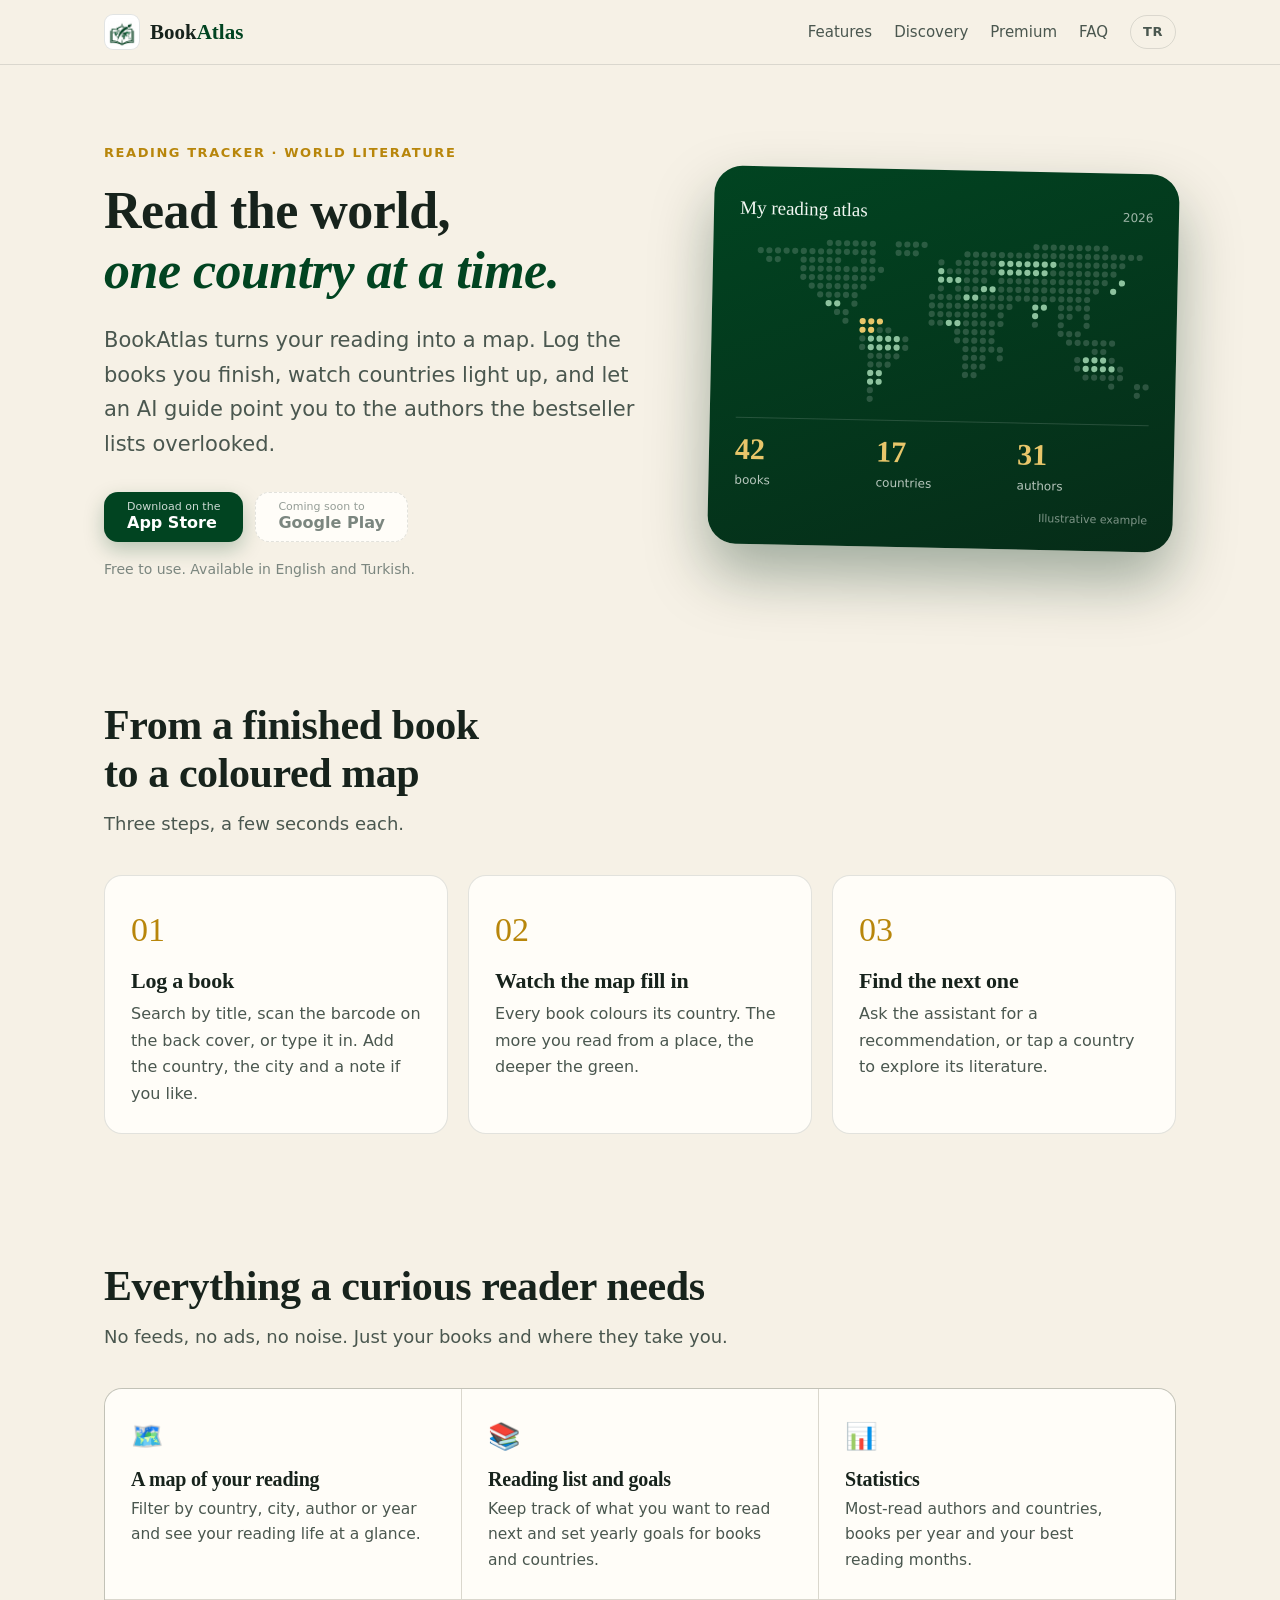
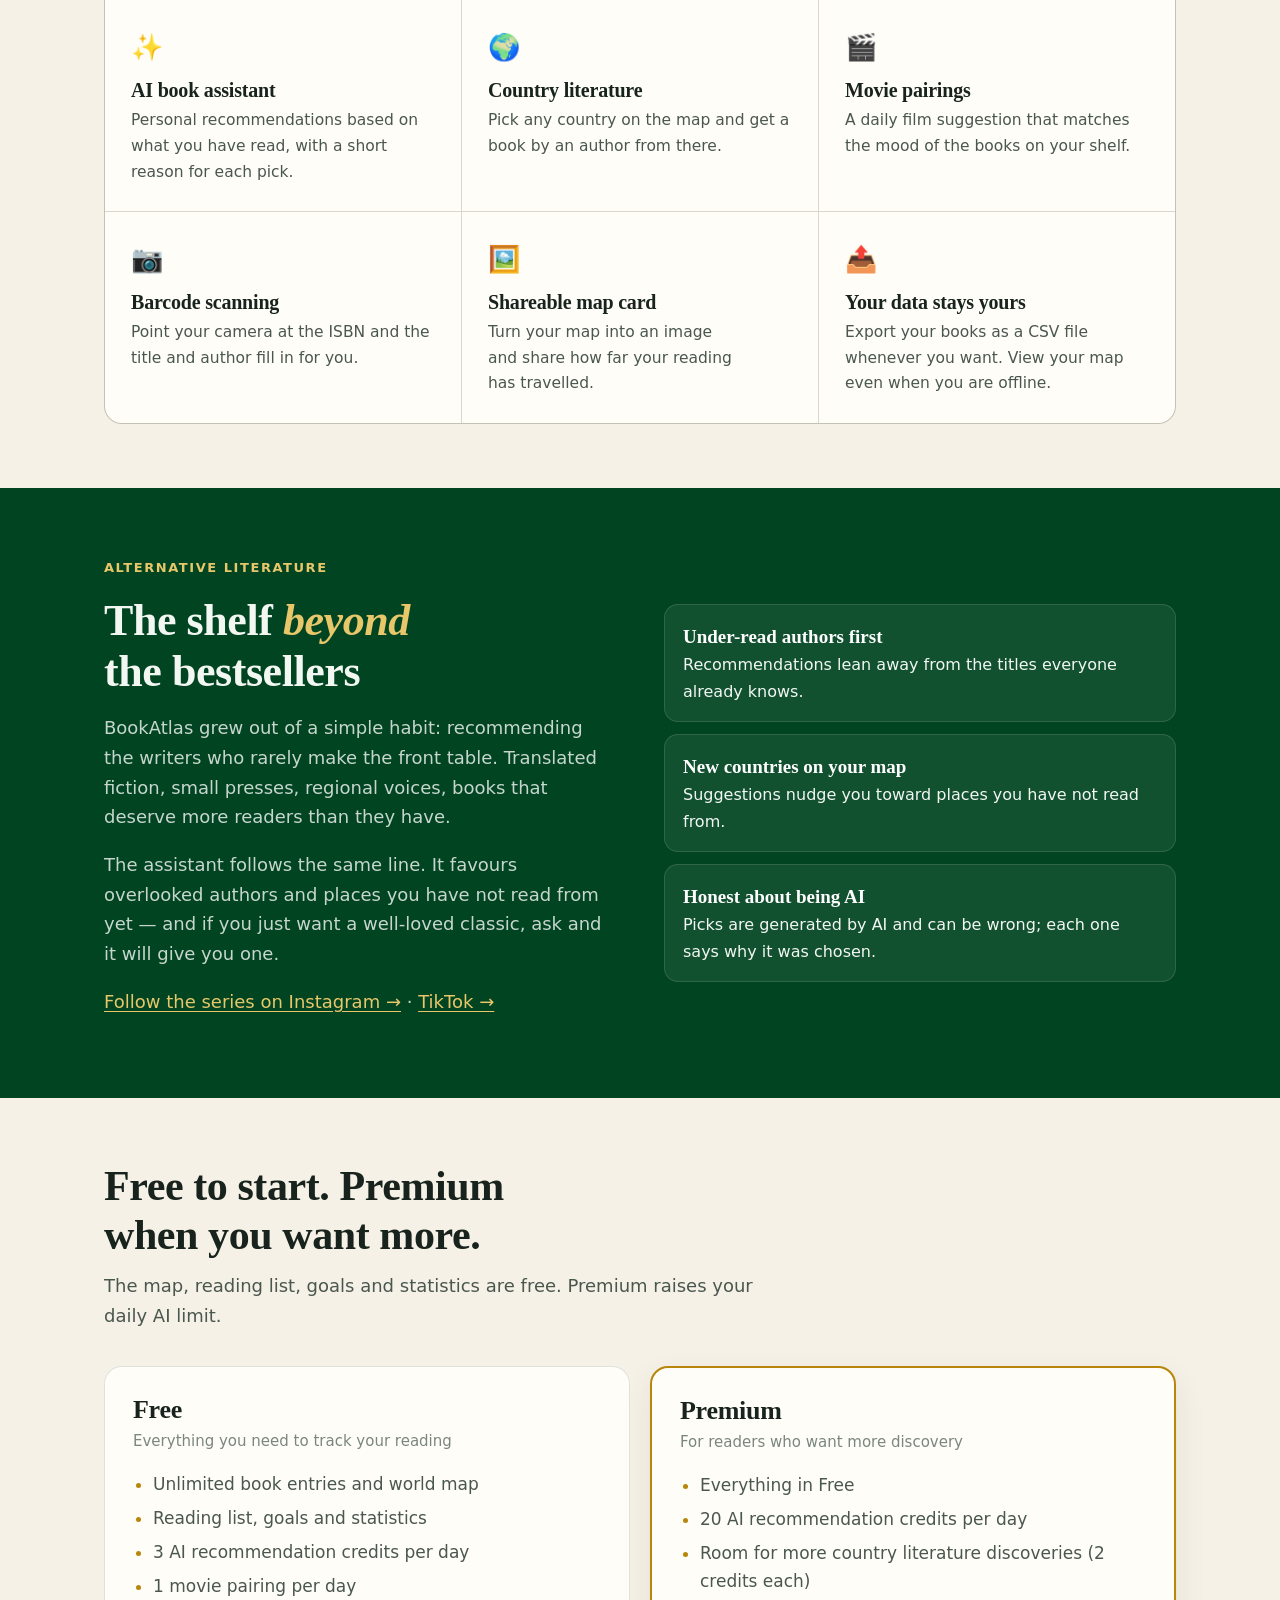
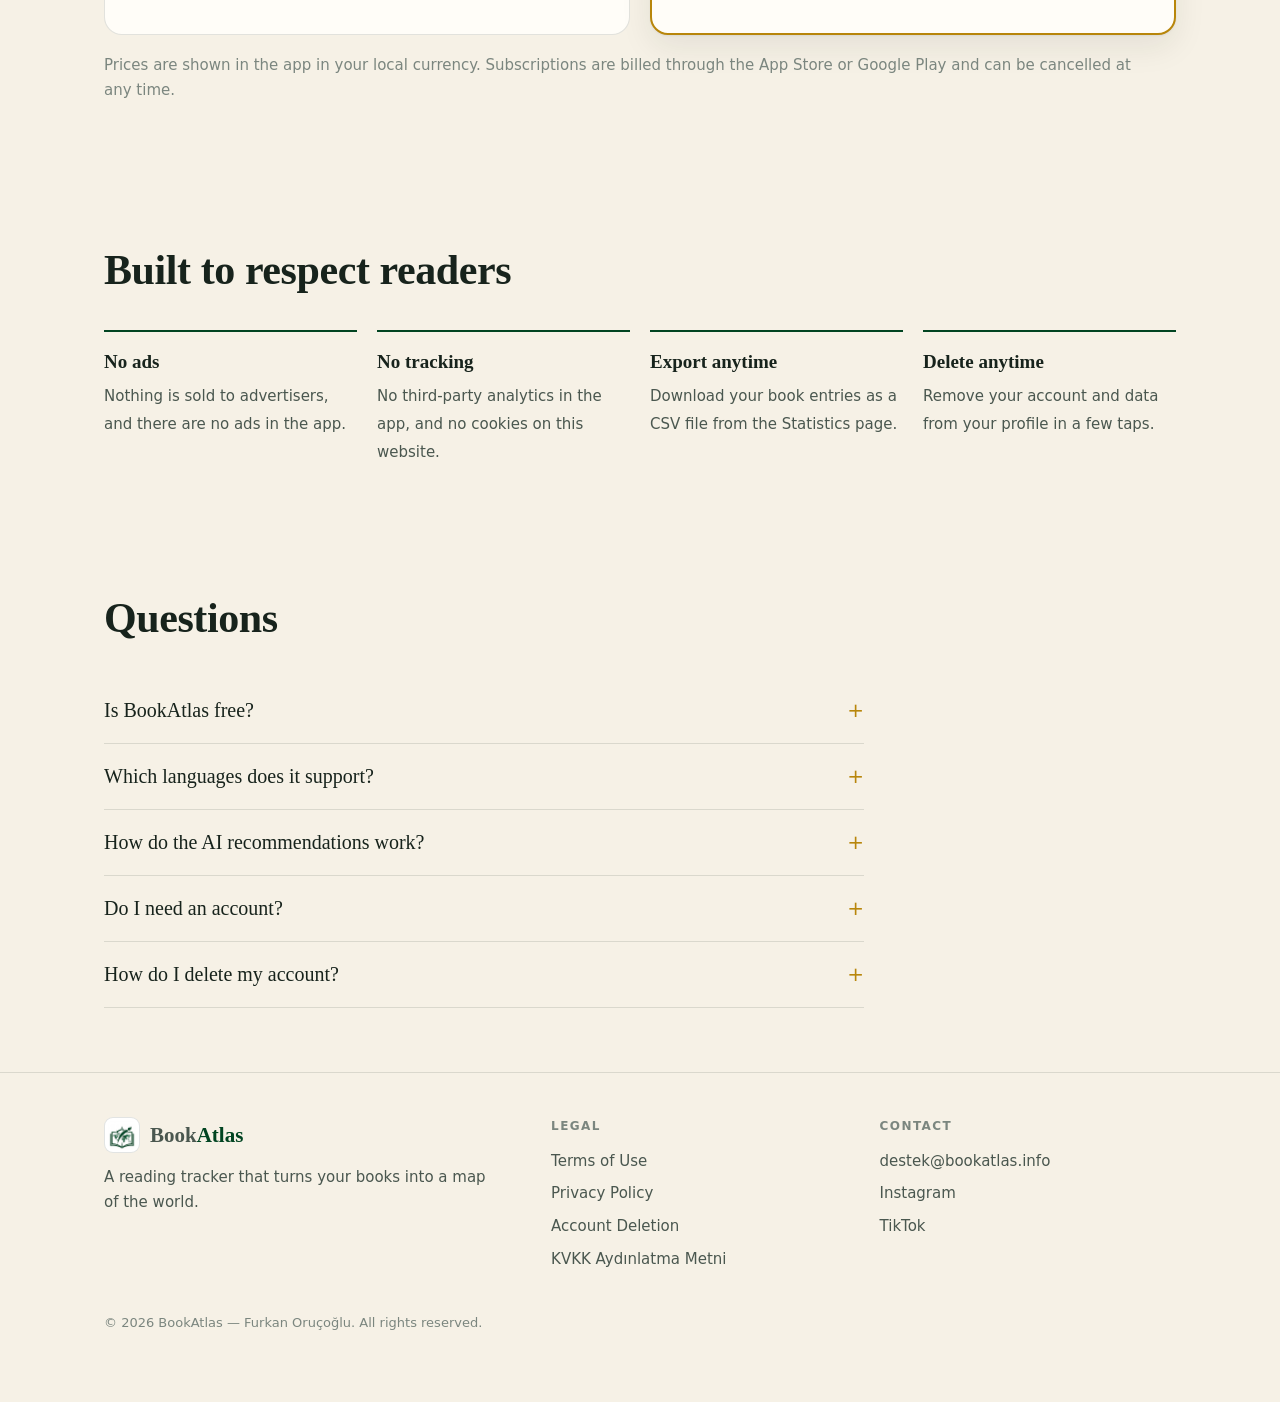
<file: index.html>
<!DOCTYPE html>
<html lang="en">
<head>
<meta charset="utf-8">
<meta name="viewport" content="width=device-width, initial-scale=1">
<title>BookAtlas — Read the world, one country at a time</title>
<meta name="description" content="Log the books you read, watch the world map fill in, and discover overlooked authors from every corner of the globe.">
<meta property="og:title" content="BookAtlas — Read the world, one country at a time">
<meta property="og:description" content="Log the books you read, watch the world map fill in, and discover overlooked authors from every corner of the globe.">
<meta property="og:type" content="website">
<meta property="og:image" content="assets/logo.png">
<meta name="theme-color" content="#014421">
<link rel="icon" href="assets/icon.png">
<link rel="stylesheet" href="assets/site.css">
<link rel="alternate" hreflang="en" href="./">
<link rel="alternate" hreflang="tr" href="tr/">
<script>(function(){try{var q=location.search;if(q.indexOf('lang=en')>-1)return;var l=(navigator.language||'').toLowerCase();if(l.indexOf('tr')===0)location.replace('tr/');}catch(e){}})();</script>
</head>
<body>
<a class="skip" href="#main">Skip to content</a>

<header class="nav">
  <div class="wrap">
    <a class="brand" href="./"><img src="assets/icon.png" alt="" width="36" height="36"><span>Book<b>Atlas</b></span></a>
    <nav class="nav-links" aria-label="BookAtlas">
      <a href="#features">Features</a><a href="#discover">Discovery</a><a href="#premium">Premium</a><a href="#faq">FAQ</a>
      <a class="lang" href="tr/" lang="tr" aria-label="Türkçe">TR</a>
    </nav>
  </div>
</header>
<main id="main">

<section class="hero">
  <div class="wrap">
    <div>
      <span class="eyebrow">Reading tracker · World literature</span>
      <h1>Read the world,<br><em>one country at a time.</em></h1>
      <p class="lede">BookAtlas turns your reading into a map. Log the books you finish, watch countries light up, and let an AI guide point you to the authors the bestseller lists overlooked.</p>
      <div class="cta" id="download">
        <a class="btn btn-primary" href="https://apps.apple.com/app/bookatlas/id6760548958" rel="noopener"><span><small>Download on the</small>App Store</span></a>
        <span class="btn btn-ghost btn-soon" aria-disabled="true"><span><small>Coming soon to</small>Google Play</span></span>
      </div>
      <p class="cta-note">Free to use. Available in English and Turkish.</p>
    </div>
    <figure class="map-card" style="margin:0">
      <header>My reading atlas <span>2026</span></header>
      <svg viewBox="0 0 480 190" role="img" aria-hidden="true" focusable="false"><circle cx="105" cy="5" r="3.6" fill="#ffffff" fill-opacity="0.16"/><circle cx="115" cy="5" r="3.6" fill="#ffffff" fill-opacity="0.16"/><circle cx="125" cy="5" r="3.6" fill="#ffffff" fill-opacity="0.16"/><circle cx="135" cy="5" r="3.6" fill="#ffffff" fill-opacity="0.16"/><circle cx="145" cy="5" r="3.6" fill="#ffffff" fill-opacity="0.16"/><circle cx="155" cy="5" r="3.6" fill="#ffffff" fill-opacity="0.16"/><circle cx="185" cy="5" r="3.6" fill="#ffffff" fill-opacity="0.16"/><circle cx="195" cy="5" r="3.6" fill="#ffffff" fill-opacity="0.16"/><circle cx="205" cy="5" r="3.6" fill="#ffffff" fill-opacity="0.16"/><circle cx="215" cy="5" r="3.6" fill="#ffffff" fill-opacity="0.16"/><circle cx="345" cy="5" r="3.6" fill="#ffffff" fill-opacity="0.16"/><circle cx="355" cy="5" r="3.6" fill="#ffffff" fill-opacity="0.16"/><circle cx="365" cy="5" r="3.6" fill="#ffffff" fill-opacity="0.16"/><circle cx="375" cy="5" r="3.6" fill="#ffffff" fill-opacity="0.16"/><circle cx="385" cy="5" r="3.6" fill="#ffffff" fill-opacity="0.16"/><circle cx="395" cy="5" r="3.6" fill="#ffffff" fill-opacity="0.16"/><circle cx="405" cy="5" r="3.6" fill="#ffffff" fill-opacity="0.16"/><circle cx="415" cy="5" r="3.6" fill="#ffffff" fill-opacity="0.16"/><circle cx="425" cy="5" r="3.6" fill="#ffffff" fill-opacity="0.16"/><circle cx="25" cy="15" r="3.6" fill="#ffffff" fill-opacity="0.16"/><circle cx="35" cy="15" r="3.6" fill="#ffffff" fill-opacity="0.16"/><circle cx="45" cy="15" r="3.6" fill="#ffffff" fill-opacity="0.16"/><circle cx="55" cy="15" r="3.6" fill="#ffffff" fill-opacity="0.16"/><circle cx="65" cy="15" r="3.6" fill="#ffffff" fill-opacity="0.16"/><circle cx="75" cy="15" r="3.6" fill="#ffffff" fill-opacity="0.16"/><circle cx="85" cy="15" r="3.6" fill="#ffffff" fill-opacity="0.16"/><circle cx="95" cy="15" r="3.6" fill="#ffffff" fill-opacity="0.16"/><circle cx="105" cy="15" r="3.6" fill="#ffffff" fill-opacity="0.16"/><circle cx="115" cy="15" r="3.6" fill="#ffffff" fill-opacity="0.16"/><circle cx="125" cy="15" r="3.6" fill="#ffffff" fill-opacity="0.16"/><circle cx="135" cy="15" r="3.6" fill="#ffffff" fill-opacity="0.16"/><circle cx="145" cy="15" r="3.6" fill="#ffffff" fill-opacity="0.16"/><circle cx="155" cy="15" r="3.6" fill="#ffffff" fill-opacity="0.16"/><circle cx="185" cy="15" r="3.6" fill="#ffffff" fill-opacity="0.16"/><circle cx="195" cy="15" r="3.6" fill="#ffffff" fill-opacity="0.16"/><circle cx="205" cy="15" r="3.6" fill="#ffffff" fill-opacity="0.16"/><circle cx="265" cy="15" r="3.6" fill="#ffffff" fill-opacity="0.16"/><circle cx="275" cy="15" r="3.6" fill="#ffffff" fill-opacity="0.16"/><circle cx="285" cy="15" r="3.6" fill="#ffffff" fill-opacity="0.16"/><circle cx="295" cy="15" r="3.6" fill="#ffffff" fill-opacity="0.16"/><circle cx="305" cy="15" r="3.6" fill="#ffffff" fill-opacity="0.16"/><circle cx="315" cy="15" r="3.6" fill="#ffffff" fill-opacity="0.16"/><circle cx="325" cy="15" r="3.6" fill="#ffffff" fill-opacity="0.16"/><circle cx="335" cy="15" r="3.6" fill="#ffffff" fill-opacity="0.16"/><circle cx="345" cy="15" r="3.6" fill="#ffffff" fill-opacity="0.16"/><circle cx="355" cy="15" r="3.6" fill="#ffffff" fill-opacity="0.16"/><circle cx="365" cy="15" r="3.6" fill="#ffffff" fill-opacity="0.16"/><circle cx="375" cy="15" r="3.6" fill="#ffffff" fill-opacity="0.16"/><circle cx="385" cy="15" r="3.6" fill="#ffffff" fill-opacity="0.16"/><circle cx="395" cy="15" r="3.6" fill="#ffffff" fill-opacity="0.16"/><circle cx="405" cy="15" r="3.6" fill="#ffffff" fill-opacity="0.16"/><circle cx="415" cy="15" r="3.6" fill="#ffffff" fill-opacity="0.16"/><circle cx="425" cy="15" r="3.6" fill="#ffffff" fill-opacity="0.16"/><circle cx="435" cy="15" r="3.6" fill="#ffffff" fill-opacity="0.16"/><circle cx="445" cy="15" r="3.6" fill="#ffffff" fill-opacity="0.16"/><circle cx="455" cy="15" r="3.6" fill="#ffffff" fill-opacity="0.16"/><circle cx="465" cy="15" r="3.6" fill="#ffffff" fill-opacity="0.16"/><circle cx="35" cy="25" r="3.6" fill="#ffffff" fill-opacity="0.16"/><circle cx="45" cy="25" r="3.6" fill="#ffffff" fill-opacity="0.16"/><circle cx="75" cy="25" r="3.6" fill="#ffffff" fill-opacity="0.16"/><circle cx="85" cy="25" r="3.6" fill="#ffffff" fill-opacity="0.16"/><circle cx="95" cy="25" r="3.6" fill="#ffffff" fill-opacity="0.16"/><circle cx="105" cy="25" r="3.6" fill="#ffffff" fill-opacity="0.16"/><circle cx="115" cy="25" r="3.6" fill="#ffffff" fill-opacity="0.16"/><circle cx="145" cy="25" r="3.6" fill="#ffffff" fill-opacity="0.16"/><circle cx="155" cy="25" r="3.6" fill="#ffffff" fill-opacity="0.16"/><circle cx="235" cy="25" r="3.6" fill="#ffffff" fill-opacity="0.16"/><circle cx="255" cy="25" r="3.6" fill="#ffffff" fill-opacity="0.16"/><circle cx="265" cy="25" r="3.6" fill="#ffffff" fill-opacity="0.16"/><circle cx="275" cy="25" r="3.6" fill="#ffffff" fill-opacity="0.16"/><circle cx="285" cy="25" r="3.6" fill="#ffffff" fill-opacity="0.16"/><circle cx="295" cy="25" r="3.6" fill="#ffffff" fill-opacity="0.16"/><circle cx="305" cy="25" r="3.6" fill="#8dc29e" fill-opacity="1"/><circle cx="315" cy="25" r="3.6" fill="#8dc29e" fill-opacity="1"/><circle cx="325" cy="25" r="3.6" fill="#8dc29e" fill-opacity="1"/><circle cx="335" cy="25" r="3.6" fill="#8dc29e" fill-opacity="1"/><circle cx="345" cy="25" r="3.6" fill="#8dc29e" fill-opacity="1"/><circle cx="355" cy="25" r="3.6" fill="#8dc29e" fill-opacity="1"/><circle cx="365" cy="25" r="3.6" fill="#8dc29e" fill-opacity="1"/><circle cx="375" cy="25" r="3.6" fill="#ffffff" fill-opacity="0.16"/><circle cx="385" cy="25" r="3.6" fill="#ffffff" fill-opacity="0.16"/><circle cx="395" cy="25" r="3.6" fill="#ffffff" fill-opacity="0.16"/><circle cx="405" cy="25" r="3.6" fill="#ffffff" fill-opacity="0.16"/><circle cx="415" cy="25" r="3.6" fill="#ffffff" fill-opacity="0.16"/><circle cx="425" cy="25" r="3.6" fill="#ffffff" fill-opacity="0.16"/><circle cx="435" cy="25" r="3.6" fill="#ffffff" fill-opacity="0.16"/><circle cx="445" cy="25" r="3.6" fill="#ffffff" fill-opacity="0.16"/><circle cx="75" cy="35" r="3.6" fill="#ffffff" fill-opacity="0.16"/><circle cx="85" cy="35" r="3.6" fill="#ffffff" fill-opacity="0.16"/><circle cx="95" cy="35" r="3.6" fill="#ffffff" fill-opacity="0.16"/><circle cx="105" cy="35" r="3.6" fill="#ffffff" fill-opacity="0.16"/><circle cx="115" cy="35" r="3.6" fill="#ffffff" fill-opacity="0.16"/><circle cx="125" cy="35" r="3.6" fill="#ffffff" fill-opacity="0.16"/><circle cx="135" cy="35" r="3.6" fill="#ffffff" fill-opacity="0.16"/><circle cx="145" cy="35" r="3.6" fill="#ffffff" fill-opacity="0.16"/><circle cx="155" cy="35" r="3.6" fill="#ffffff" fill-opacity="0.16"/><circle cx="165" cy="35" r="3.6" fill="#ffffff" fill-opacity="0.16"/><circle cx="235" cy="35" r="3.6" fill="#8dc29e" fill-opacity="1"/><circle cx="245" cy="35" r="3.6" fill="#ffffff" fill-opacity="0.16"/><circle cx="255" cy="35" r="3.6" fill="#ffffff" fill-opacity="0.16"/><circle cx="265" cy="35" r="3.6" fill="#ffffff" fill-opacity="0.16"/><circle cx="275" cy="35" r="3.6" fill="#ffffff" fill-opacity="0.16"/><circle cx="285" cy="35" r="3.6" fill="#ffffff" fill-opacity="0.16"/><circle cx="295" cy="35" r="3.6" fill="#ffffff" fill-opacity="0.16"/><circle cx="305" cy="35" r="3.6" fill="#8dc29e" fill-opacity="1"/><circle cx="315" cy="35" r="3.6" fill="#8dc29e" fill-opacity="1"/><circle cx="325" cy="35" r="3.6" fill="#8dc29e" fill-opacity="1"/><circle cx="335" cy="35" r="3.6" fill="#8dc29e" fill-opacity="1"/><circle cx="345" cy="35" r="3.6" fill="#8dc29e" fill-opacity="1"/><circle cx="355" cy="35" r="3.6" fill="#8dc29e" fill-opacity="1"/><circle cx="365" cy="35" r="3.6" fill="#ffffff" fill-opacity="0.16"/><circle cx="375" cy="35" r="3.6" fill="#ffffff" fill-opacity="0.16"/><circle cx="385" cy="35" r="3.6" fill="#ffffff" fill-opacity="0.16"/><circle cx="395" cy="35" r="3.6" fill="#ffffff" fill-opacity="0.16"/><circle cx="405" cy="35" r="3.6" fill="#ffffff" fill-opacity="0.16"/><circle cx="415" cy="35" r="3.6" fill="#ffffff" fill-opacity="0.16"/><circle cx="425" cy="35" r="3.6" fill="#ffffff" fill-opacity="0.16"/><circle cx="435" cy="35" r="3.6" fill="#ffffff" fill-opacity="0.16"/><circle cx="75" cy="45" r="3.6" fill="#ffffff" fill-opacity="0.16"/><circle cx="85" cy="45" r="3.6" fill="#ffffff" fill-opacity="0.16"/><circle cx="95" cy="45" r="3.6" fill="#ffffff" fill-opacity="0.16"/><circle cx="105" cy="45" r="3.6" fill="#ffffff" fill-opacity="0.16"/><circle cx="115" cy="45" r="3.6" fill="#ffffff" fill-opacity="0.16"/><circle cx="125" cy="45" r="3.6" fill="#ffffff" fill-opacity="0.16"/><circle cx="135" cy="45" r="3.6" fill="#ffffff" fill-opacity="0.16"/><circle cx="145" cy="45" r="3.6" fill="#ffffff" fill-opacity="0.16"/><circle cx="155" cy="45" r="3.6" fill="#ffffff" fill-opacity="0.16"/><circle cx="235" cy="45" r="3.6" fill="#8dc29e" fill-opacity="1"/><circle cx="245" cy="45" r="3.6" fill="#8dc29e" fill-opacity="1"/><circle cx="255" cy="45" r="3.6" fill="#8dc29e" fill-opacity="1"/><circle cx="265" cy="45" r="3.6" fill="#ffffff" fill-opacity="0.16"/><circle cx="275" cy="45" r="3.6" fill="#ffffff" fill-opacity="0.16"/><circle cx="285" cy="45" r="3.6" fill="#ffffff" fill-opacity="0.16"/><circle cx="305" cy="45" r="3.6" fill="#ffffff" fill-opacity="0.16"/><circle cx="315" cy="45" r="3.6" fill="#ffffff" fill-opacity="0.16"/><circle cx="325" cy="45" r="3.6" fill="#ffffff" fill-opacity="0.16"/><circle cx="335" cy="45" r="3.6" fill="#ffffff" fill-opacity="0.16"/><circle cx="345" cy="45" r="3.6" fill="#ffffff" fill-opacity="0.16"/><circle cx="355" cy="45" r="3.6" fill="#ffffff" fill-opacity="0.16"/><circle cx="365" cy="45" r="3.6" fill="#ffffff" fill-opacity="0.16"/><circle cx="375" cy="45" r="3.6" fill="#ffffff" fill-opacity="0.16"/><circle cx="385" cy="45" r="3.6" fill="#ffffff" fill-opacity="0.16"/><circle cx="395" cy="45" r="3.6" fill="#ffffff" fill-opacity="0.16"/><circle cx="405" cy="45" r="3.6" fill="#ffffff" fill-opacity="0.16"/><circle cx="415" cy="45" r="3.6" fill="#ffffff" fill-opacity="0.16"/><circle cx="425" cy="45" r="3.6" fill="#ffffff" fill-opacity="0.16"/><circle cx="445" cy="45" r="3.6" fill="#8dc29e" fill-opacity="1"/><circle cx="85" cy="55" r="3.6" fill="#ffffff" fill-opacity="0.16"/><circle cx="95" cy="55" r="3.6" fill="#ffffff" fill-opacity="0.16"/><circle cx="105" cy="55" r="3.6" fill="#ffffff" fill-opacity="0.16"/><circle cx="115" cy="55" r="3.6" fill="#ffffff" fill-opacity="0.16"/><circle cx="125" cy="55" r="3.6" fill="#ffffff" fill-opacity="0.16"/><circle cx="135" cy="55" r="3.6" fill="#ffffff" fill-opacity="0.16"/><circle cx="145" cy="55" r="3.6" fill="#ffffff" fill-opacity="0.16"/><circle cx="235" cy="55" r="3.6" fill="#ffffff" fill-opacity="0.16"/><circle cx="255" cy="55" r="3.6" fill="#ffffff" fill-opacity="0.16"/><circle cx="265" cy="55" r="3.6" fill="#ffffff" fill-opacity="0.16"/><circle cx="275" cy="55" r="3.6" fill="#ffffff" fill-opacity="0.16"/><circle cx="285" cy="55" r="3.6" fill="#8dc29e" fill-opacity="1"/><circle cx="295" cy="55" r="3.6" fill="#8dc29e" fill-opacity="1"/><circle cx="305" cy="55" r="3.6" fill="#ffffff" fill-opacity="0.16"/><circle cx="315" cy="55" r="3.6" fill="#ffffff" fill-opacity="0.16"/><circle cx="325" cy="55" r="3.6" fill="#ffffff" fill-opacity="0.16"/><circle cx="335" cy="55" r="3.6" fill="#ffffff" fill-opacity="0.16"/><circle cx="345" cy="55" r="3.6" fill="#ffffff" fill-opacity="0.16"/><circle cx="355" cy="55" r="3.6" fill="#ffffff" fill-opacity="0.16"/><circle cx="365" cy="55" r="3.6" fill="#ffffff" fill-opacity="0.16"/><circle cx="375" cy="55" r="3.6" fill="#ffffff" fill-opacity="0.16"/><circle cx="385" cy="55" r="3.6" fill="#ffffff" fill-opacity="0.16"/><circle cx="395" cy="55" r="3.6" fill="#ffffff" fill-opacity="0.16"/><circle cx="405" cy="55" r="3.6" fill="#ffffff" fill-opacity="0.16"/><circle cx="415" cy="55" r="3.6" fill="#ffffff" fill-opacity="0.16"/><circle cx="435" cy="55" r="3.6" fill="#8dc29e" fill-opacity="1"/><circle cx="95" cy="65" r="3.6" fill="#ffffff" fill-opacity="0.16"/><circle cx="105" cy="65" r="3.6" fill="#ffffff" fill-opacity="0.16"/><circle cx="115" cy="65" r="3.6" fill="#ffffff" fill-opacity="0.16"/><circle cx="125" cy="65" r="3.6" fill="#ffffff" fill-opacity="0.16"/><circle cx="135" cy="65" r="3.6" fill="#ffffff" fill-opacity="0.16"/><circle cx="225" cy="65" r="3.6" fill="#ffffff" fill-opacity="0.16"/><circle cx="235" cy="65" r="3.6" fill="#ffffff" fill-opacity="0.16"/><circle cx="245" cy="65" r="3.6" fill="#ffffff" fill-opacity="0.16"/><circle cx="255" cy="65" r="3.6" fill="#ffffff" fill-opacity="0.16"/><circle cx="265" cy="65" r="3.6" fill="#8dc29e" fill-opacity="1"/><circle cx="275" cy="65" r="3.6" fill="#8dc29e" fill-opacity="1"/><circle cx="285" cy="65" r="3.6" fill="#ffffff" fill-opacity="0.16"/><circle cx="295" cy="65" r="3.6" fill="#ffffff" fill-opacity="0.16"/><circle cx="305" cy="65" r="3.6" fill="#ffffff" fill-opacity="0.16"/><circle cx="315" cy="65" r="3.6" fill="#ffffff" fill-opacity="0.16"/><circle cx="325" cy="65" r="3.6" fill="#ffffff" fill-opacity="0.16"/><circle cx="335" cy="65" r="3.6" fill="#ffffff" fill-opacity="0.16"/><circle cx="345" cy="65" r="3.6" fill="#ffffff" fill-opacity="0.16"/><circle cx="355" cy="65" r="3.6" fill="#ffffff" fill-opacity="0.16"/><circle cx="365" cy="65" r="3.6" fill="#ffffff" fill-opacity="0.16"/><circle cx="375" cy="65" r="3.6" fill="#ffffff" fill-opacity="0.16"/><circle cx="385" cy="65" r="3.6" fill="#ffffff" fill-opacity="0.16"/><circle cx="395" cy="65" r="3.6" fill="#ffffff" fill-opacity="0.16"/><circle cx="405" cy="65" r="3.6" fill="#ffffff" fill-opacity="0.16"/><circle cx="105" cy="75" r="3.6" fill="#8dc29e" fill-opacity="1"/><circle cx="115" cy="75" r="3.6" fill="#8dc29e" fill-opacity="1"/><circle cx="135" cy="75" r="3.6" fill="#ffffff" fill-opacity="0.16"/><circle cx="225" cy="75" r="3.6" fill="#ffffff" fill-opacity="0.16"/><circle cx="235" cy="75" r="3.6" fill="#ffffff" fill-opacity="0.16"/><circle cx="245" cy="75" r="3.6" fill="#ffffff" fill-opacity="0.16"/><circle cx="255" cy="75" r="3.6" fill="#ffffff" fill-opacity="0.16"/><circle cx="265" cy="75" r="3.6" fill="#ffffff" fill-opacity="0.16"/><circle cx="275" cy="75" r="3.6" fill="#ffffff" fill-opacity="0.16"/><circle cx="285" cy="75" r="3.6" fill="#ffffff" fill-opacity="0.16"/><circle cx="295" cy="75" r="3.6" fill="#ffffff" fill-opacity="0.16"/><circle cx="305" cy="75" r="3.6" fill="#ffffff" fill-opacity="0.16"/><circle cx="315" cy="75" r="3.6" fill="#ffffff" fill-opacity="0.16"/><circle cx="345" cy="75" r="3.6" fill="#8dc29e" fill-opacity="1"/><circle cx="355" cy="75" r="3.6" fill="#8dc29e" fill-opacity="1"/><circle cx="375" cy="75" r="3.6" fill="#ffffff" fill-opacity="0.16"/><circle cx="385" cy="75" r="3.6" fill="#ffffff" fill-opacity="0.16"/><circle cx="395" cy="75" r="3.6" fill="#ffffff" fill-opacity="0.16"/><circle cx="405" cy="75" r="3.6" fill="#ffffff" fill-opacity="0.16"/><circle cx="115" cy="85" r="3.6" fill="#ffffff" fill-opacity="0.16"/><circle cx="125" cy="85" r="3.6" fill="#ffffff" fill-opacity="0.16"/><circle cx="225" cy="85" r="3.6" fill="#ffffff" fill-opacity="0.16"/><circle cx="235" cy="85" r="3.6" fill="#ffffff" fill-opacity="0.16"/><circle cx="245" cy="85" r="3.6" fill="#ffffff" fill-opacity="0.16"/><circle cx="255" cy="85" r="3.6" fill="#ffffff" fill-opacity="0.16"/><circle cx="265" cy="85" r="3.6" fill="#ffffff" fill-opacity="0.16"/><circle cx="275" cy="85" r="3.6" fill="#ffffff" fill-opacity="0.16"/><circle cx="285" cy="85" r="3.6" fill="#ffffff" fill-opacity="0.16"/><circle cx="305" cy="85" r="3.6" fill="#ffffff" fill-opacity="0.16"/><circle cx="345" cy="85" r="3.6" fill="#8dc29e" fill-opacity="1"/><circle cx="375" cy="85" r="3.6" fill="#ffffff" fill-opacity="0.16"/><circle cx="385" cy="85" r="3.6" fill="#ffffff" fill-opacity="0.16"/><circle cx="405" cy="85" r="3.6" fill="#ffffff" fill-opacity="0.16"/><circle cx="125" cy="95" r="3.6" fill="#ffffff" fill-opacity="0.16"/><circle cx="145" cy="95" r="3.6" fill="#e8c66a" fill-opacity="1"/><circle cx="155" cy="95" r="3.6" fill="#e8c66a" fill-opacity="1"/><circle cx="165" cy="95" r="3.6" fill="#e8c66a" fill-opacity="1"/><circle cx="225" cy="95" r="3.6" fill="#ffffff" fill-opacity="0.16"/><circle cx="235" cy="95" r="3.6" fill="#ffffff" fill-opacity="0.16"/><circle cx="245" cy="95" r="3.6" fill="#8dc29e" fill-opacity="1"/><circle cx="255" cy="95" r="3.6" fill="#8dc29e" fill-opacity="1"/><circle cx="265" cy="95" r="3.6" fill="#ffffff" fill-opacity="0.16"/><circle cx="275" cy="95" r="3.6" fill="#ffffff" fill-opacity="0.16"/><circle cx="285" cy="95" r="3.6" fill="#ffffff" fill-opacity="0.16"/><circle cx="295" cy="95" r="3.6" fill="#ffffff" fill-opacity="0.16"/><circle cx="305" cy="95" r="3.6" fill="#ffffff" fill-opacity="0.16"/><circle cx="345" cy="95" r="3.6" fill="#ffffff" fill-opacity="0.16"/><circle cx="375" cy="95" r="3.6" fill="#ffffff" fill-opacity="0.16"/><circle cx="405" cy="95" r="3.6" fill="#ffffff" fill-opacity="0.16"/><circle cx="145" cy="105" r="3.6" fill="#e8c66a" fill-opacity="1"/><circle cx="155" cy="105" r="3.6" fill="#e8c66a" fill-opacity="1"/><circle cx="165" cy="105" r="3.6" fill="#ffffff" fill-opacity="0.16"/><circle cx="175" cy="105" r="3.6" fill="#ffffff" fill-opacity="0.16"/><circle cx="255" cy="105" r="3.6" fill="#ffffff" fill-opacity="0.16"/><circle cx="265" cy="105" r="3.6" fill="#ffffff" fill-opacity="0.16"/><circle cx="275" cy="105" r="3.6" fill="#ffffff" fill-opacity="0.16"/><circle cx="285" cy="105" r="3.6" fill="#ffffff" fill-opacity="0.16"/><circle cx="295" cy="105" r="3.6" fill="#ffffff" fill-opacity="0.16"/><circle cx="375" cy="105" r="3.6" fill="#ffffff" fill-opacity="0.16"/><circle cx="385" cy="105" r="3.6" fill="#ffffff" fill-opacity="0.16"/><circle cx="395" cy="105" r="3.6" fill="#ffffff" fill-opacity="0.16"/><circle cx="145" cy="115" r="3.6" fill="#ffffff" fill-opacity="0.16"/><circle cx="155" cy="115" r="3.6" fill="#8dc29e" fill-opacity="1"/><circle cx="165" cy="115" r="3.6" fill="#8dc29e" fill-opacity="1"/><circle cx="175" cy="115" r="3.6" fill="#8dc29e" fill-opacity="1"/><circle cx="185" cy="115" r="3.6" fill="#8dc29e" fill-opacity="1"/><circle cx="195" cy="115" r="3.6" fill="#ffffff" fill-opacity="0.16"/><circle cx="255" cy="115" r="3.6" fill="#ffffff" fill-opacity="0.16"/><circle cx="265" cy="115" r="3.6" fill="#ffffff" fill-opacity="0.16"/><circle cx="275" cy="115" r="3.6" fill="#ffffff" fill-opacity="0.16"/><circle cx="285" cy="115" r="3.6" fill="#ffffff" fill-opacity="0.16"/><circle cx="295" cy="115" r="3.6" fill="#ffffff" fill-opacity="0.16"/><circle cx="385" cy="115" r="3.6" fill="#ffffff" fill-opacity="0.16"/><circle cx="395" cy="115" r="3.6" fill="#ffffff" fill-opacity="0.16"/><circle cx="405" cy="115" r="3.6" fill="#ffffff" fill-opacity="0.16"/><circle cx="415" cy="115" r="3.6" fill="#ffffff" fill-opacity="0.16"/><circle cx="425" cy="115" r="3.6" fill="#ffffff" fill-opacity="0.16"/><circle cx="435" cy="115" r="3.6" fill="#ffffff" fill-opacity="0.16"/><circle cx="145" cy="125" r="3.6" fill="#ffffff" fill-opacity="0.16"/><circle cx="155" cy="125" r="3.6" fill="#8dc29e" fill-opacity="1"/><circle cx="165" cy="125" r="3.6" fill="#8dc29e" fill-opacity="1"/><circle cx="175" cy="125" r="3.6" fill="#8dc29e" fill-opacity="1"/><circle cx="185" cy="125" r="3.6" fill="#8dc29e" fill-opacity="1"/><circle cx="195" cy="125" r="3.6" fill="#ffffff" fill-opacity="0.16"/><circle cx="265" cy="125" r="3.6" fill="#ffffff" fill-opacity="0.16"/><circle cx="275" cy="125" r="3.6" fill="#ffffff" fill-opacity="0.16"/><circle cx="285" cy="125" r="3.6" fill="#ffffff" fill-opacity="0.16"/><circle cx="295" cy="125" r="3.6" fill="#ffffff" fill-opacity="0.16"/><circle cx="305" cy="125" r="3.6" fill="#ffffff" fill-opacity="0.16"/><circle cx="415" cy="125" r="3.6" fill="#ffffff" fill-opacity="0.16"/><circle cx="425" cy="125" r="3.6" fill="#ffffff" fill-opacity="0.16"/><circle cx="155" cy="135" r="3.6" fill="#ffffff" fill-opacity="0.16"/><circle cx="165" cy="135" r="3.6" fill="#ffffff" fill-opacity="0.16"/><circle cx="175" cy="135" r="3.6" fill="#ffffff" fill-opacity="0.16"/><circle cx="185" cy="135" r="3.6" fill="#ffffff" fill-opacity="0.16"/><circle cx="265" cy="135" r="3.6" fill="#ffffff" fill-opacity="0.16"/><circle cx="275" cy="135" r="3.6" fill="#ffffff" fill-opacity="0.16"/><circle cx="285" cy="135" r="3.6" fill="#ffffff" fill-opacity="0.16"/><circle cx="305" cy="135" r="3.6" fill="#ffffff" fill-opacity="0.16"/><circle cx="395" cy="135" r="3.6" fill="#ffffff" fill-opacity="0.16"/><circle cx="405" cy="135" r="3.6" fill="#8dc29e" fill-opacity="1"/><circle cx="415" cy="135" r="3.6" fill="#8dc29e" fill-opacity="1"/><circle cx="425" cy="135" r="3.6" fill="#8dc29e" fill-opacity="1"/><circle cx="435" cy="135" r="3.6" fill="#ffffff" fill-opacity="0.16"/><circle cx="155" cy="145" r="3.6" fill="#ffffff" fill-opacity="0.16"/><circle cx="165" cy="145" r="3.6" fill="#ffffff" fill-opacity="0.16"/><circle cx="175" cy="145" r="3.6" fill="#ffffff" fill-opacity="0.16"/><circle cx="265" cy="145" r="3.6" fill="#ffffff" fill-opacity="0.16"/><circle cx="275" cy="145" r="3.6" fill="#ffffff" fill-opacity="0.16"/><circle cx="285" cy="145" r="3.6" fill="#ffffff" fill-opacity="0.16"/><circle cx="395" cy="145" r="3.6" fill="#ffffff" fill-opacity="0.16"/><circle cx="405" cy="145" r="3.6" fill="#8dc29e" fill-opacity="1"/><circle cx="415" cy="145" r="3.6" fill="#8dc29e" fill-opacity="1"/><circle cx="425" cy="145" r="3.6" fill="#8dc29e" fill-opacity="1"/><circle cx="435" cy="145" r="3.6" fill="#8dc29e" fill-opacity="1"/><circle cx="445" cy="145" r="3.6" fill="#ffffff" fill-opacity="0.16"/><circle cx="155" cy="155" r="3.6" fill="#8dc29e" fill-opacity="1"/><circle cx="165" cy="155" r="3.6" fill="#8dc29e" fill-opacity="1"/><circle cx="265" cy="155" r="3.6" fill="#ffffff" fill-opacity="0.16"/><circle cx="275" cy="155" r="3.6" fill="#ffffff" fill-opacity="0.16"/><circle cx="405" cy="155" r="3.6" fill="#ffffff" fill-opacity="0.16"/><circle cx="415" cy="155" r="3.6" fill="#ffffff" fill-opacity="0.16"/><circle cx="425" cy="155" r="3.6" fill="#ffffff" fill-opacity="0.16"/><circle cx="435" cy="155" r="3.6" fill="#ffffff" fill-opacity="0.16"/><circle cx="445" cy="155" r="3.6" fill="#ffffff" fill-opacity="0.16"/><circle cx="155" cy="165" r="3.6" fill="#8dc29e" fill-opacity="1"/><circle cx="165" cy="165" r="3.6" fill="#8dc29e" fill-opacity="1"/><circle cx="435" cy="165" r="3.6" fill="#ffffff" fill-opacity="0.16"/><circle cx="465" cy="165" r="3.6" fill="#ffffff" fill-opacity="0.16"/><circle cx="475" cy="165" r="3.6" fill="#ffffff" fill-opacity="0.16"/><circle cx="155" cy="175" r="3.6" fill="#ffffff" fill-opacity="0.16"/><circle cx="465" cy="175" r="3.6" fill="#ffffff" fill-opacity="0.16"/><circle cx="155" cy="185" r="3.6" fill="#ffffff" fill-opacity="0.16"/></svg>
      <div class="map-stats"><div><b>42</b><span>books</span></div><div><b>17</b><span>countries</span></div><div><b>31</b><span>authors</span></div></div>
      <figcaption>Illustrative example</figcaption>
    </figure>
  </div>
</section>

<section id="how">
  <div class="wrap">
    <div class="section-head"><h2>From a finished book to a coloured map</h2><p>Three steps, a few seconds each.</p></div>
    <ol class="steps"><li><h3>Log a book</h3><p>Search by title, scan the barcode on the back cover, or type it in. Add the country, the city and a note if you like.</p></li><li><h3>Watch the map fill in</h3><p>Every book colours its country. The more you read from a place, the deeper the green.</p></li><li><h3>Find the next one</h3><p>Ask the assistant for a recommendation, or tap a country to explore its literature.</p></li></ol>
  </div>
</section>

<section id="features">
  <div class="wrap">
    <div class="section-head"><h2>Everything a curious reader needs</h2><p>No feeds, no ads, no noise. Just your books and where they take you.</p></div>
    <div class="features"><article><div class="glyph" aria-hidden="true">🗺️</div><h3>A map of your reading</h3><p>Filter by country, city, author or year and see your reading life at a glance.</p></article><article><div class="glyph" aria-hidden="true">📚</div><h3>Reading list and goals</h3><p>Keep track of what you want to read next and set yearly goals for books and countries.</p></article><article><div class="glyph" aria-hidden="true">📊</div><h3>Statistics</h3><p>Most-read authors and countries, books per year and your best reading months.</p></article><article><div class="glyph" aria-hidden="true">✨</div><h3>AI book assistant</h3><p>Personal recommendations based on what you have read, with a short reason for each pick.</p></article><article><div class="glyph" aria-hidden="true">🌍</div><h3>Country literature</h3><p>Pick any country on the map and get a book by an author from there.</p></article><article><div class="glyph" aria-hidden="true">🎬</div><h3>Movie pairings</h3><p>A daily film suggestion that matches the mood of the books on your shelf.</p></article><article><div class="glyph" aria-hidden="true">📷</div><h3>Barcode scanning</h3><p>Point your camera at the ISBN and the title and author fill in for you.</p></article><article><div class="glyph" aria-hidden="true">🖼️</div><h3>Shareable map card</h3><p>Turn your map into an image and share how far your reading has travelled.</p></article><article><div class="glyph" aria-hidden="true">📤</div><h3>Your data stays yours</h3><p>Export your books as a CSV file whenever you want. View your map even when you are offline.</p></article></div>
  </div>
</section>

<section class="band" id="discover">
  <div class="wrap">
    <div>
      <span class="eyebrow">Alternative literature</span>
      <h2>The shelf <em>beyond</em> the bestsellers</h2>
      <p>BookAtlas grew out of a simple habit: recommending the writers who rarely make the front table. Translated fiction, small presses, regional voices, books that deserve more readers than they have.</p>
      <p>The assistant follows the same line. It favours overlooked authors and places you have not read from yet — and if you just want a well-loved classic, ask and it will give you one.</p>
      <p><a href="https://www.instagram.com/bookatlasapp/" rel="noopener">Follow the series on Instagram →</a> · <a href="https://www.tiktok.com/@bookatlasapp" rel="noopener">TikTok →</a></p>
    </div>
    <ul class="shelf"><li><b>Under-read authors first</b>Recommendations lean away from the titles everyone already knows.</li><li><b>New countries on your map</b>Suggestions nudge you toward places you have not read from.</li><li><b>Honest about being AI</b>Picks are generated by AI and can be wrong; each one says why it was chosen.</li></ul>
  </div>
</section>

<section id="premium">
  <div class="wrap">
    <div class="section-head"><h2>Free to start. Premium when you want more.</h2><p>The map, reading list, goals and statistics are free. Premium raises your daily AI limit.</p></div>
    <div class="plans"><div class="plan"><h3>Free</h3><p class="tag">Everything you need to track your reading</p><ul><li>Unlimited book entries and world map</li><li>Reading list, goals and statistics</li><li>3 AI recommendation credits per day</li><li>1 movie pairing per day</li></ul></div><div class="plan featured"><h3>Premium</h3><p class="tag">For readers who want more discovery</p><ul><li>Everything in Free</li><li>20 AI recommendation credits per day</li><li>Room for more country literature discoveries (2 credits each)</li></ul></div></div>
    <p style="margin-top:18px;color:var(--ink-faint);font-size:15px">Prices are shown in the app in your local currency. Subscriptions are billed through the App Store or Google Play and can be cancelled at any time.</p>
  </div>
</section>

<section id="privacy">
  <div class="wrap">
    <div class="section-head"><h2>Built to respect readers</h2></div>
    <ul class="promise"><li><b>No ads</b><span>Nothing is sold to advertisers, and there are no ads in the app.</span></li><li><b>No tracking</b><span>No third-party analytics in the app, and no cookies on this website.</span></li><li><b>Export anytime</b><span>Download your book entries as a CSV file from the Statistics page.</span></li><li><b>Delete anytime</b><span>Remove your account and data from your profile in a few taps.</span></li></ul>
  </div>
</section>

<section id="faq">
  <div class="wrap">
    <div class="section-head"><h2>Questions</h2></div>
    <div class="faq"><details><summary>Is BookAtlas free?</summary><p>Yes. Logging books, the world map, the reading list, goals and statistics are free. Free accounts also get 3 AI recommendation credits per day. Premium raises that to 20.</p></details><details><summary>Which languages does it support?</summary><p>The app is available in English and Turkish, and it follows your device language. You can log books in any language.</p></details><details><summary>How do the AI recommendations work?</summary><p>When you ask for a recommendation, the titles, authors and countries of the books you have read are sent to an AI model, together with anything you type. Your name and email are not sent. Recommendations are generated by AI and may contain mistakes, so check a book before you buy it.</p></details><details><summary>Do I need an account?</summary><p>Yes. Your books are stored in your account so that they are there when you change phones.</p></details><details><summary>How do I delete my account?</summary><p>Open your profile in the app and choose Delete Account. See the <a href="account_deletion.html">Account Deletion</a> page for details.</p></details></div>
  </div>
</section>

</main>
<footer class="footer">
  <div class="wrap">
    <div>
      <a class="brand" href="./"><img src="assets/icon.png" alt="" width="36" height="36"><span>Book<b>Atlas</b></span></a>
      <p style="margin-top:12px;max-width:26em">A reading tracker that turns your books into a map of the world.</p>
    </div>
    <div>
      <h4>Legal</h4>
      <ul><li><a href="terms_of_use.html">Terms of Use</a></li><li><a href="privacy_policy.html">Privacy Policy</a></li><li><a href="account_deletion.html">Account Deletion</a></li><li><a href="tr/aydinlatma-metni-uyeler.html">KVKK Aydınlatma Metni</a></li></ul>
    </div>
    <div>
      <h4>Contact</h4>
      <ul>
        <li><a href="mailto:destek@bookatlas.info">destek@bookatlas.info</a></li>
        <li><a href="https://www.instagram.com/bookatlasapp/" rel="noopener">Instagram</a></li><li><a href="https://www.tiktok.com/@bookatlasapp" rel="noopener">TikTok</a></li>
      </ul>
    </div>
    <p class="fine">© 2026 BookAtlas — Furkan Oruçoğlu. All rights reserved.</p>
  </div>
</footer>
</body>
</html>
</file>
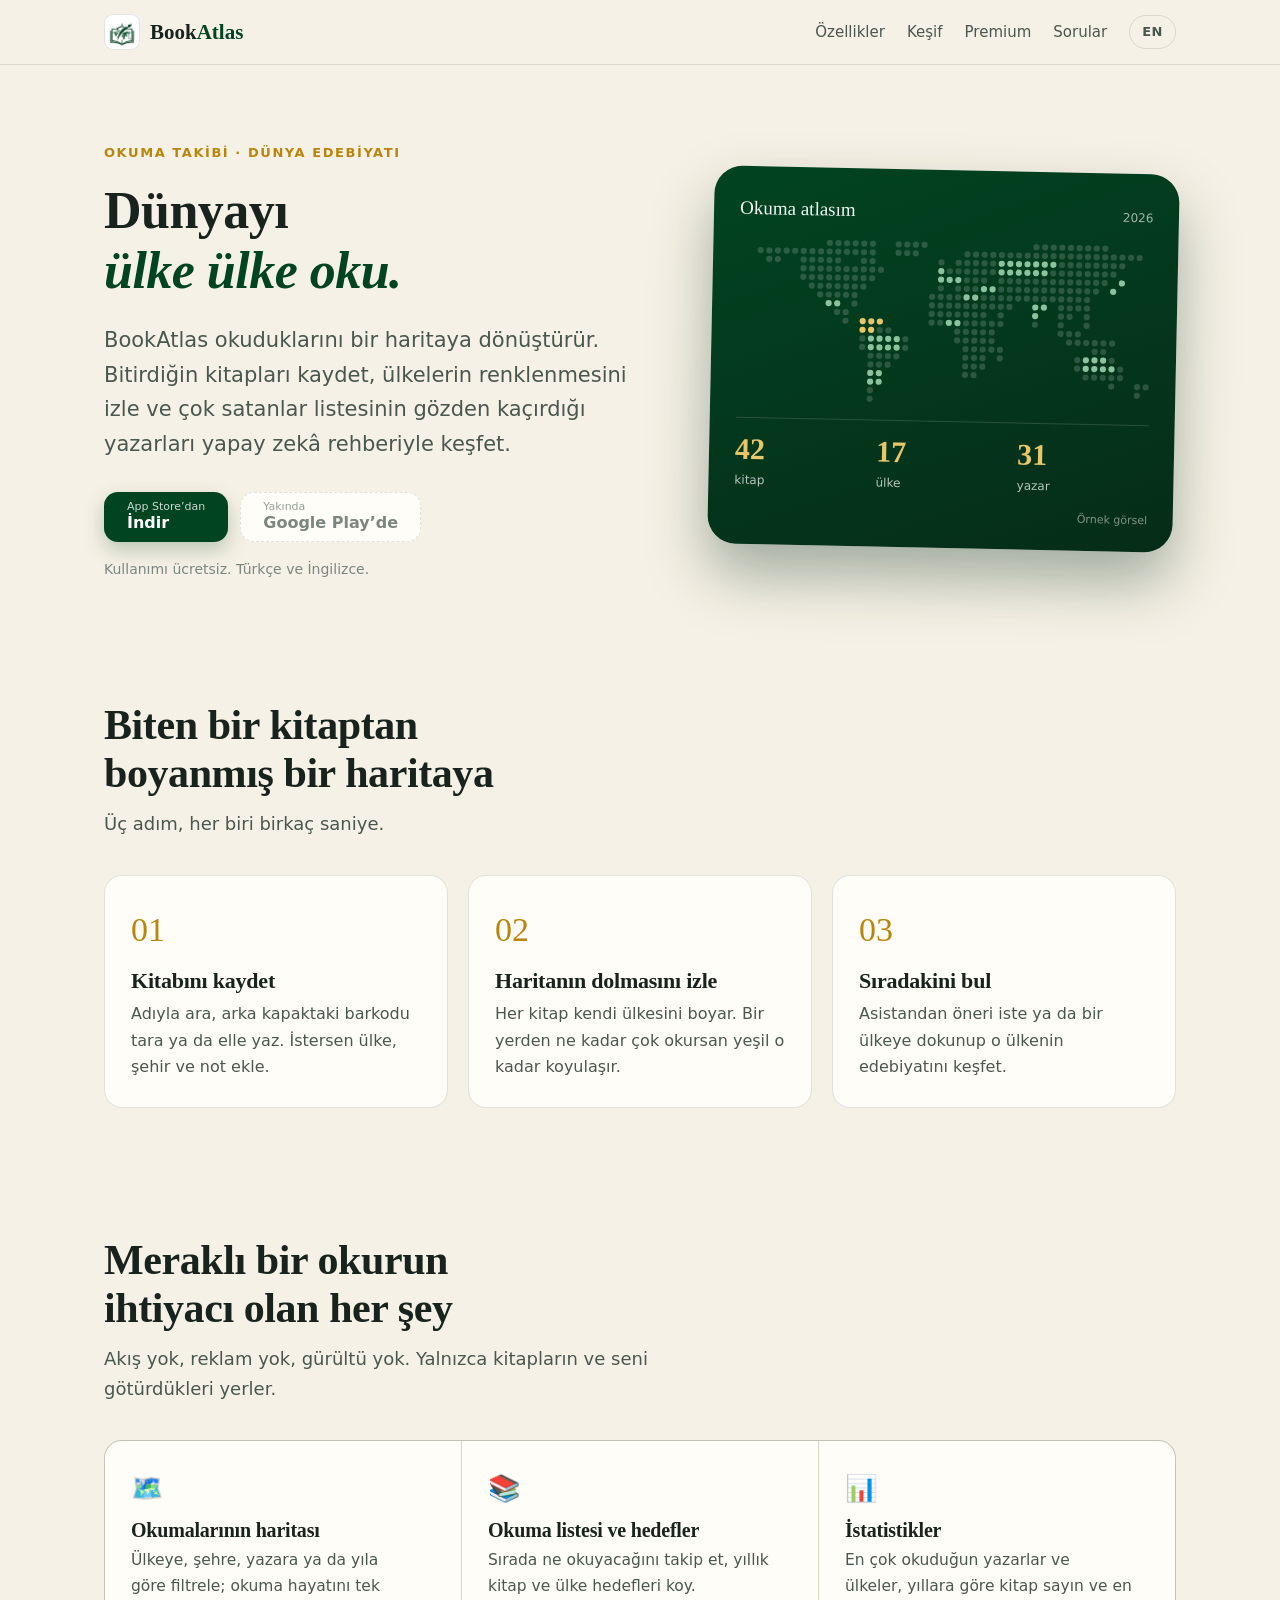
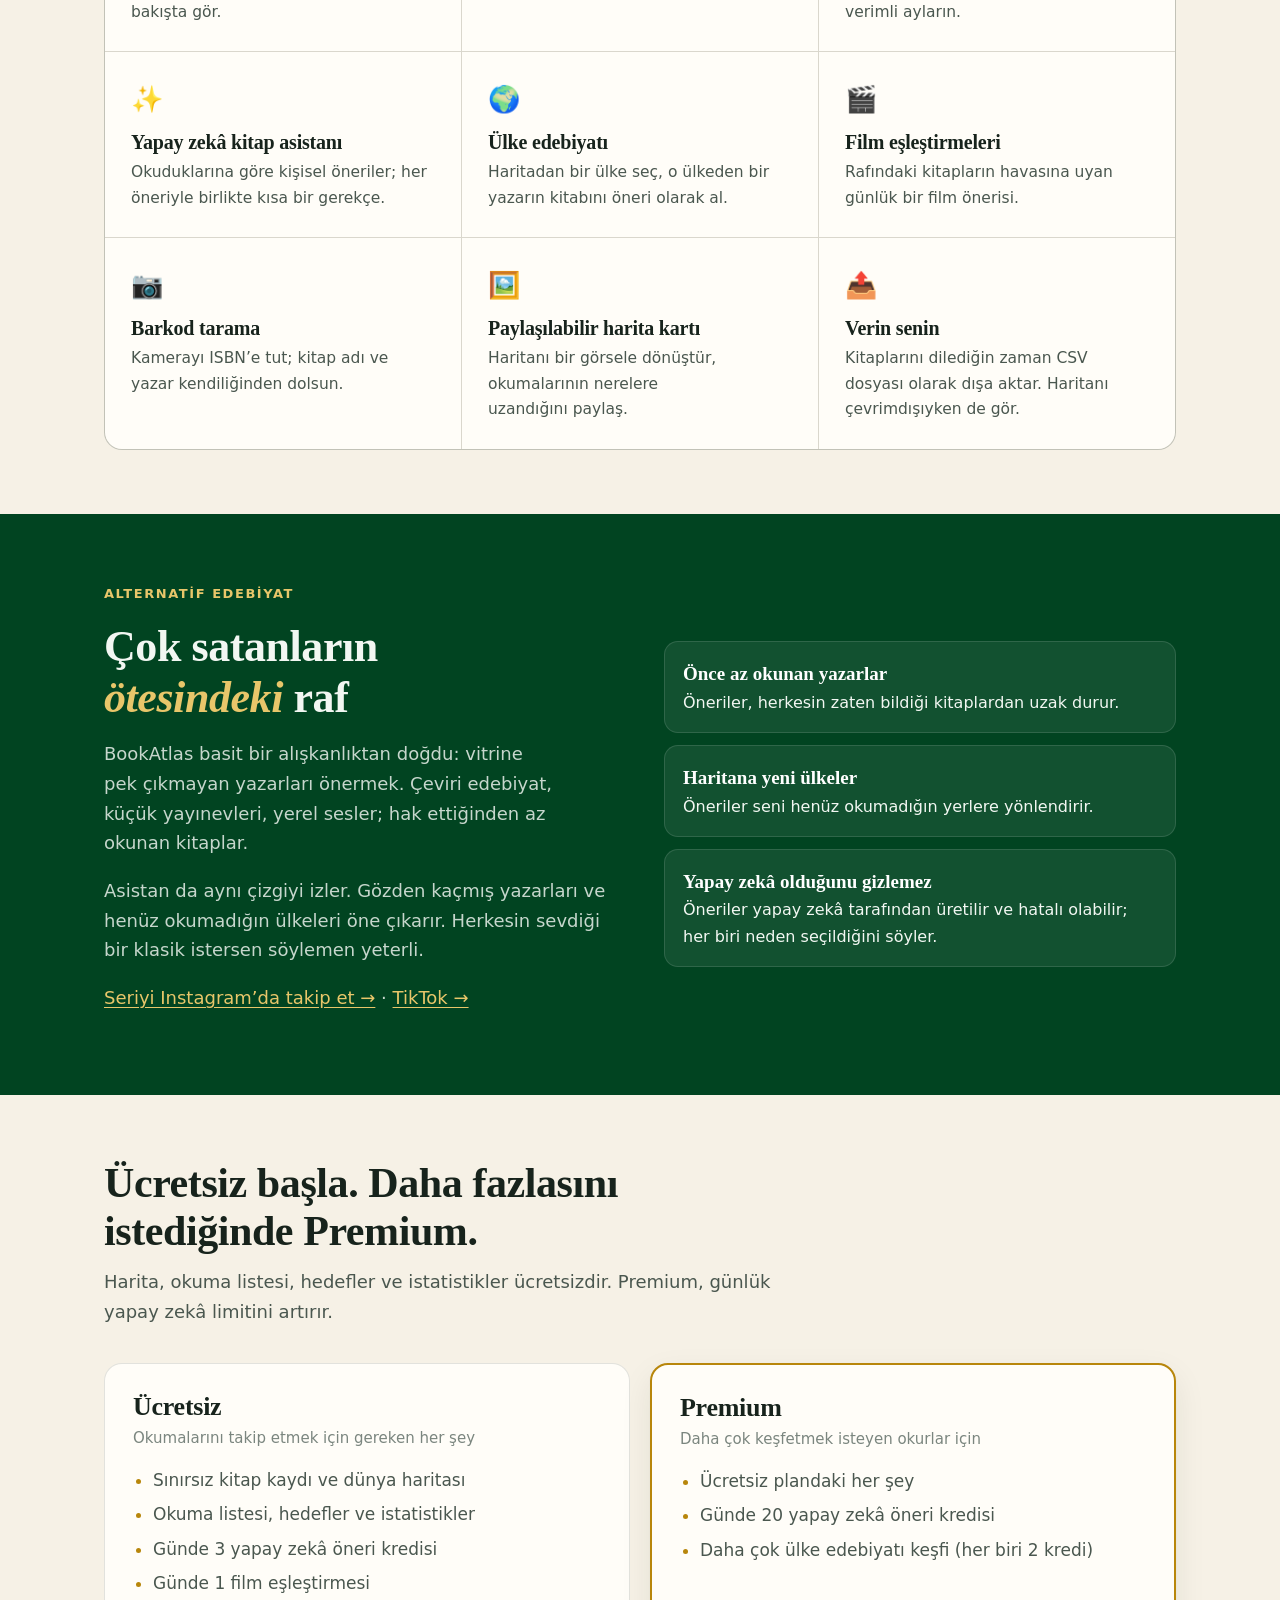
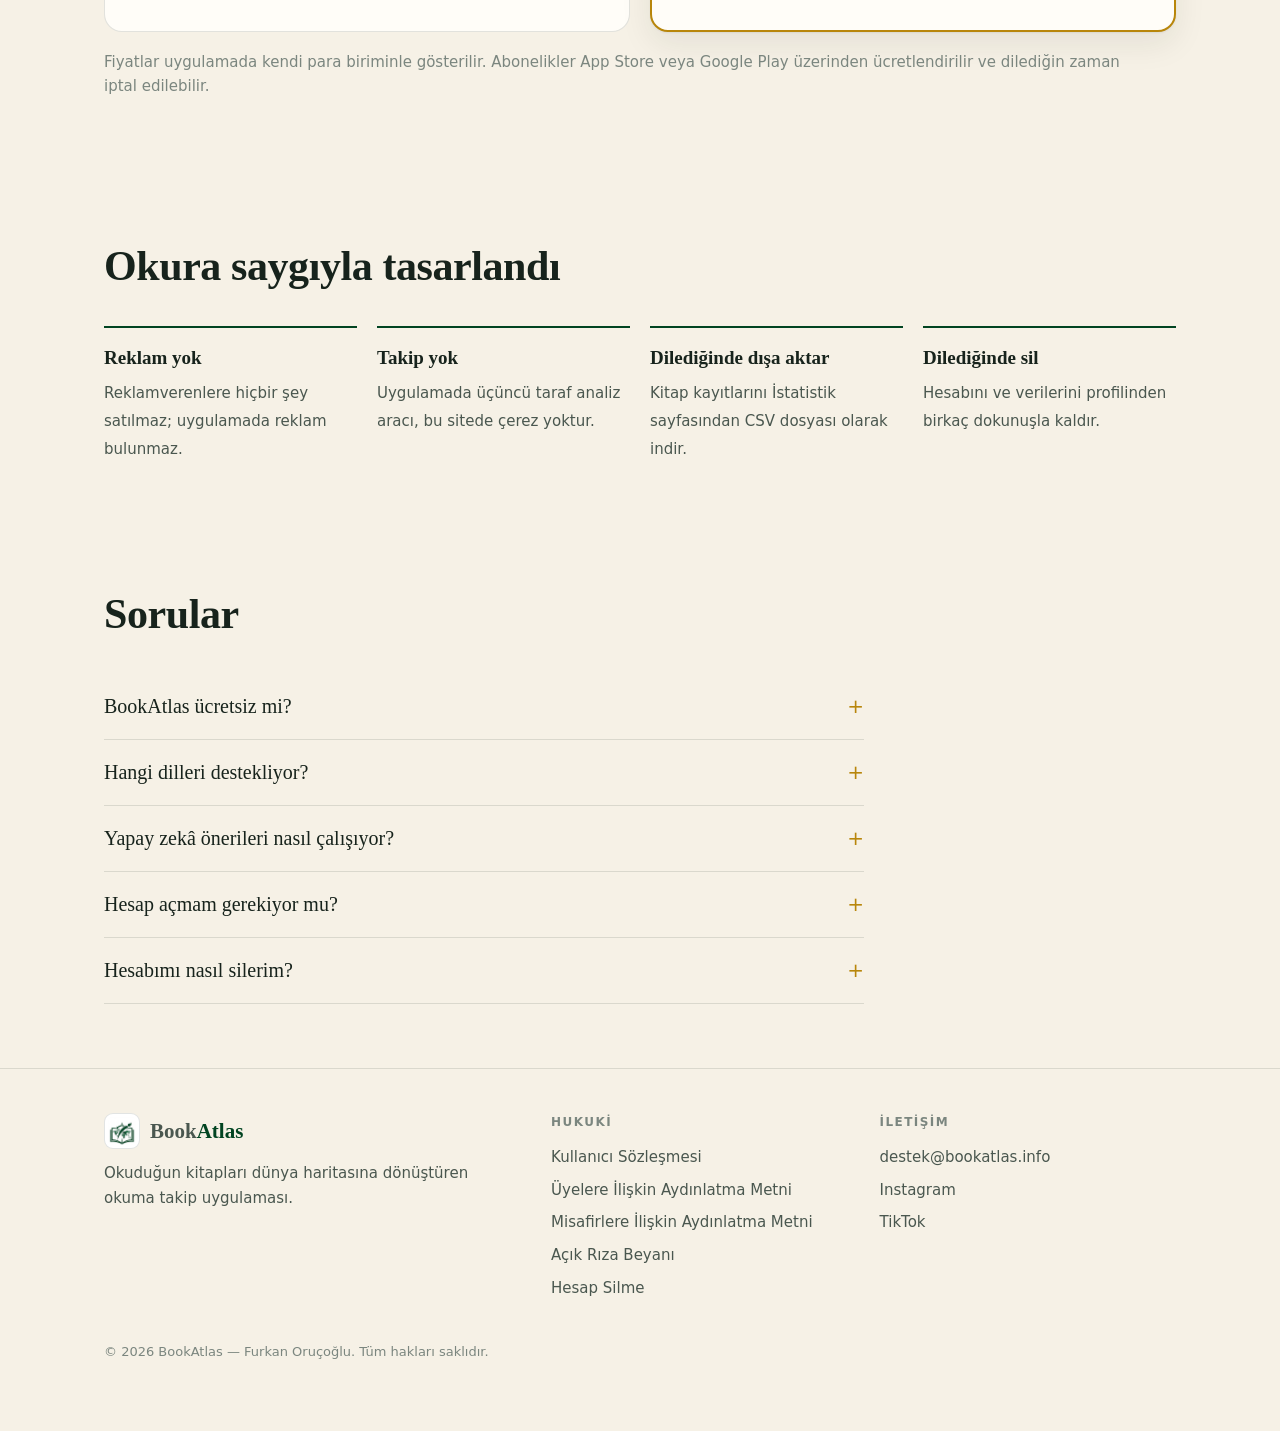
<file: tr/index.html>
<!DOCTYPE html>
<html lang="tr">
<head>
<meta charset="utf-8">
<meta name="viewport" content="width=device-width, initial-scale=1">
<title>BookAtlas — Dünyayı ülke ülke oku</title>
<meta name="description" content="Okuduğun kitapları kaydet, dünya haritasının boyanmasını izle ve dünyanın dört bir yanından gözden kaçmış yazarları keşfet.">
<meta property="og:title" content="BookAtlas — Dünyayı ülke ülke oku">
<meta property="og:description" content="Okuduğun kitapları kaydet, dünya haritasının boyanmasını izle ve dünyanın dört bir yanından gözden kaçmış yazarları keşfet.">
<meta property="og:type" content="website">
<meta property="og:image" content="../assets/logo.png">
<meta name="theme-color" content="#014421">
<link rel="icon" href="../assets/icon.png">
<link rel="stylesheet" href="../assets/site.css">
<link rel="alternate" hreflang="en" href="../">
<link rel="alternate" hreflang="tr" href="./">
</head>
<body>
<a class="skip" href="#main">İçeriğe geç</a>

<header class="nav">
  <div class="wrap">
    <a class="brand" href="../tr/"><img src="../assets/icon.png" alt="" width="36" height="36"><span>Book<b>Atlas</b></span></a>
    <nav class="nav-links" aria-label="BookAtlas">
      <a href="#features">Özellikler</a><a href="#discover">Keşif</a><a href="#premium">Premium</a><a href="#faq">Sorular</a>
      <a class="lang" href="../?lang=en" lang="en" aria-label="English">EN</a>
    </nav>
  </div>
</header>
<main id="main">

<section class="hero">
  <div class="wrap">
    <div>
      <span class="eyebrow">Okuma takibi · Dünya edebiyatı</span>
      <h1>Dünyayı<br><em>ülke ülke oku.</em></h1>
      <p class="lede">BookAtlas okuduklarını bir haritaya dönüştürür. Bitirdiğin kitapları kaydet, ülkelerin renklenmesini izle ve çok satanlar listesinin gözden kaçırdığı yazarları yapay zekâ rehberiyle keşfet.</p>
      <div class="cta" id="download">
        <a class="btn btn-primary" href="https://apps.apple.com/tr/app/bookatlas/id6760548958?l=tr" rel="noopener"><span><small>App Store’dan</small>İndir</span></a>
        <span class="btn btn-ghost btn-soon" aria-disabled="true"><span><small>Yakında</small>Google Play’de</span></span>
      </div>
      <p class="cta-note">Kullanımı ücretsiz. Türkçe ve İngilizce.</p>
    </div>
    <figure class="map-card" style="margin:0">
      <header>Okuma atlasım <span>2026</span></header>
      <svg viewBox="0 0 480 190" role="img" aria-hidden="true" focusable="false"><circle cx="105" cy="5" r="3.6" fill="#ffffff" fill-opacity="0.16"/><circle cx="115" cy="5" r="3.6" fill="#ffffff" fill-opacity="0.16"/><circle cx="125" cy="5" r="3.6" fill="#ffffff" fill-opacity="0.16"/><circle cx="135" cy="5" r="3.6" fill="#ffffff" fill-opacity="0.16"/><circle cx="145" cy="5" r="3.6" fill="#ffffff" fill-opacity="0.16"/><circle cx="155" cy="5" r="3.6" fill="#ffffff" fill-opacity="0.16"/><circle cx="185" cy="5" r="3.6" fill="#ffffff" fill-opacity="0.16"/><circle cx="195" cy="5" r="3.6" fill="#ffffff" fill-opacity="0.16"/><circle cx="205" cy="5" r="3.6" fill="#ffffff" fill-opacity="0.16"/><circle cx="215" cy="5" r="3.6" fill="#ffffff" fill-opacity="0.16"/><circle cx="345" cy="5" r="3.6" fill="#ffffff" fill-opacity="0.16"/><circle cx="355" cy="5" r="3.6" fill="#ffffff" fill-opacity="0.16"/><circle cx="365" cy="5" r="3.6" fill="#ffffff" fill-opacity="0.16"/><circle cx="375" cy="5" r="3.6" fill="#ffffff" fill-opacity="0.16"/><circle cx="385" cy="5" r="3.6" fill="#ffffff" fill-opacity="0.16"/><circle cx="395" cy="5" r="3.6" fill="#ffffff" fill-opacity="0.16"/><circle cx="405" cy="5" r="3.6" fill="#ffffff" fill-opacity="0.16"/><circle cx="415" cy="5" r="3.6" fill="#ffffff" fill-opacity="0.16"/><circle cx="425" cy="5" r="3.6" fill="#ffffff" fill-opacity="0.16"/><circle cx="25" cy="15" r="3.6" fill="#ffffff" fill-opacity="0.16"/><circle cx="35" cy="15" r="3.6" fill="#ffffff" fill-opacity="0.16"/><circle cx="45" cy="15" r="3.6" fill="#ffffff" fill-opacity="0.16"/><circle cx="55" cy="15" r="3.6" fill="#ffffff" fill-opacity="0.16"/><circle cx="65" cy="15" r="3.6" fill="#ffffff" fill-opacity="0.16"/><circle cx="75" cy="15" r="3.6" fill="#ffffff" fill-opacity="0.16"/><circle cx="85" cy="15" r="3.6" fill="#ffffff" fill-opacity="0.16"/><circle cx="95" cy="15" r="3.6" fill="#ffffff" fill-opacity="0.16"/><circle cx="105" cy="15" r="3.6" fill="#ffffff" fill-opacity="0.16"/><circle cx="115" cy="15" r="3.6" fill="#ffffff" fill-opacity="0.16"/><circle cx="125" cy="15" r="3.6" fill="#ffffff" fill-opacity="0.16"/><circle cx="135" cy="15" r="3.6" fill="#ffffff" fill-opacity="0.16"/><circle cx="145" cy="15" r="3.6" fill="#ffffff" fill-opacity="0.16"/><circle cx="155" cy="15" r="3.6" fill="#ffffff" fill-opacity="0.16"/><circle cx="185" cy="15" r="3.6" fill="#ffffff" fill-opacity="0.16"/><circle cx="195" cy="15" r="3.6" fill="#ffffff" fill-opacity="0.16"/><circle cx="205" cy="15" r="3.6" fill="#ffffff" fill-opacity="0.16"/><circle cx="265" cy="15" r="3.6" fill="#ffffff" fill-opacity="0.16"/><circle cx="275" cy="15" r="3.6" fill="#ffffff" fill-opacity="0.16"/><circle cx="285" cy="15" r="3.6" fill="#ffffff" fill-opacity="0.16"/><circle cx="295" cy="15" r="3.6" fill="#ffffff" fill-opacity="0.16"/><circle cx="305" cy="15" r="3.6" fill="#ffffff" fill-opacity="0.16"/><circle cx="315" cy="15" r="3.6" fill="#ffffff" fill-opacity="0.16"/><circle cx="325" cy="15" r="3.6" fill="#ffffff" fill-opacity="0.16"/><circle cx="335" cy="15" r="3.6" fill="#ffffff" fill-opacity="0.16"/><circle cx="345" cy="15" r="3.6" fill="#ffffff" fill-opacity="0.16"/><circle cx="355" cy="15" r="3.6" fill="#ffffff" fill-opacity="0.16"/><circle cx="365" cy="15" r="3.6" fill="#ffffff" fill-opacity="0.16"/><circle cx="375" cy="15" r="3.6" fill="#ffffff" fill-opacity="0.16"/><circle cx="385" cy="15" r="3.6" fill="#ffffff" fill-opacity="0.16"/><circle cx="395" cy="15" r="3.6" fill="#ffffff" fill-opacity="0.16"/><circle cx="405" cy="15" r="3.6" fill="#ffffff" fill-opacity="0.16"/><circle cx="415" cy="15" r="3.6" fill="#ffffff" fill-opacity="0.16"/><circle cx="425" cy="15" r="3.6" fill="#ffffff" fill-opacity="0.16"/><circle cx="435" cy="15" r="3.6" fill="#ffffff" fill-opacity="0.16"/><circle cx="445" cy="15" r="3.6" fill="#ffffff" fill-opacity="0.16"/><circle cx="455" cy="15" r="3.6" fill="#ffffff" fill-opacity="0.16"/><circle cx="465" cy="15" r="3.6" fill="#ffffff" fill-opacity="0.16"/><circle cx="35" cy="25" r="3.6" fill="#ffffff" fill-opacity="0.16"/><circle cx="45" cy="25" r="3.6" fill="#ffffff" fill-opacity="0.16"/><circle cx="75" cy="25" r="3.6" fill="#ffffff" fill-opacity="0.16"/><circle cx="85" cy="25" r="3.6" fill="#ffffff" fill-opacity="0.16"/><circle cx="95" cy="25" r="3.6" fill="#ffffff" fill-opacity="0.16"/><circle cx="105" cy="25" r="3.6" fill="#ffffff" fill-opacity="0.16"/><circle cx="115" cy="25" r="3.6" fill="#ffffff" fill-opacity="0.16"/><circle cx="145" cy="25" r="3.6" fill="#ffffff" fill-opacity="0.16"/><circle cx="155" cy="25" r="3.6" fill="#ffffff" fill-opacity="0.16"/><circle cx="235" cy="25" r="3.6" fill="#ffffff" fill-opacity="0.16"/><circle cx="255" cy="25" r="3.6" fill="#ffffff" fill-opacity="0.16"/><circle cx="265" cy="25" r="3.6" fill="#ffffff" fill-opacity="0.16"/><circle cx="275" cy="25" r="3.6" fill="#ffffff" fill-opacity="0.16"/><circle cx="285" cy="25" r="3.6" fill="#ffffff" fill-opacity="0.16"/><circle cx="295" cy="25" r="3.6" fill="#ffffff" fill-opacity="0.16"/><circle cx="305" cy="25" r="3.6" fill="#8dc29e" fill-opacity="1"/><circle cx="315" cy="25" r="3.6" fill="#8dc29e" fill-opacity="1"/><circle cx="325" cy="25" r="3.6" fill="#8dc29e" fill-opacity="1"/><circle cx="335" cy="25" r="3.6" fill="#8dc29e" fill-opacity="1"/><circle cx="345" cy="25" r="3.6" fill="#8dc29e" fill-opacity="1"/><circle cx="355" cy="25" r="3.6" fill="#8dc29e" fill-opacity="1"/><circle cx="365" cy="25" r="3.6" fill="#8dc29e" fill-opacity="1"/><circle cx="375" cy="25" r="3.6" fill="#ffffff" fill-opacity="0.16"/><circle cx="385" cy="25" r="3.6" fill="#ffffff" fill-opacity="0.16"/><circle cx="395" cy="25" r="3.6" fill="#ffffff" fill-opacity="0.16"/><circle cx="405" cy="25" r="3.6" fill="#ffffff" fill-opacity="0.16"/><circle cx="415" cy="25" r="3.6" fill="#ffffff" fill-opacity="0.16"/><circle cx="425" cy="25" r="3.6" fill="#ffffff" fill-opacity="0.16"/><circle cx="435" cy="25" r="3.6" fill="#ffffff" fill-opacity="0.16"/><circle cx="445" cy="25" r="3.6" fill="#ffffff" fill-opacity="0.16"/><circle cx="75" cy="35" r="3.6" fill="#ffffff" fill-opacity="0.16"/><circle cx="85" cy="35" r="3.6" fill="#ffffff" fill-opacity="0.16"/><circle cx="95" cy="35" r="3.6" fill="#ffffff" fill-opacity="0.16"/><circle cx="105" cy="35" r="3.6" fill="#ffffff" fill-opacity="0.16"/><circle cx="115" cy="35" r="3.6" fill="#ffffff" fill-opacity="0.16"/><circle cx="125" cy="35" r="3.6" fill="#ffffff" fill-opacity="0.16"/><circle cx="135" cy="35" r="3.6" fill="#ffffff" fill-opacity="0.16"/><circle cx="145" cy="35" r="3.6" fill="#ffffff" fill-opacity="0.16"/><circle cx="155" cy="35" r="3.6" fill="#ffffff" fill-opacity="0.16"/><circle cx="165" cy="35" r="3.6" fill="#ffffff" fill-opacity="0.16"/><circle cx="235" cy="35" r="3.6" fill="#8dc29e" fill-opacity="1"/><circle cx="245" cy="35" r="3.6" fill="#ffffff" fill-opacity="0.16"/><circle cx="255" cy="35" r="3.6" fill="#ffffff" fill-opacity="0.16"/><circle cx="265" cy="35" r="3.6" fill="#ffffff" fill-opacity="0.16"/><circle cx="275" cy="35" r="3.6" fill="#ffffff" fill-opacity="0.16"/><circle cx="285" cy="35" r="3.6" fill="#ffffff" fill-opacity="0.16"/><circle cx="295" cy="35" r="3.6" fill="#ffffff" fill-opacity="0.16"/><circle cx="305" cy="35" r="3.6" fill="#8dc29e" fill-opacity="1"/><circle cx="315" cy="35" r="3.6" fill="#8dc29e" fill-opacity="1"/><circle cx="325" cy="35" r="3.6" fill="#8dc29e" fill-opacity="1"/><circle cx="335" cy="35" r="3.6" fill="#8dc29e" fill-opacity="1"/><circle cx="345" cy="35" r="3.6" fill="#8dc29e" fill-opacity="1"/><circle cx="355" cy="35" r="3.6" fill="#8dc29e" fill-opacity="1"/><circle cx="365" cy="35" r="3.6" fill="#ffffff" fill-opacity="0.16"/><circle cx="375" cy="35" r="3.6" fill="#ffffff" fill-opacity="0.16"/><circle cx="385" cy="35" r="3.6" fill="#ffffff" fill-opacity="0.16"/><circle cx="395" cy="35" r="3.6" fill="#ffffff" fill-opacity="0.16"/><circle cx="405" cy="35" r="3.6" fill="#ffffff" fill-opacity="0.16"/><circle cx="415" cy="35" r="3.6" fill="#ffffff" fill-opacity="0.16"/><circle cx="425" cy="35" r="3.6" fill="#ffffff" fill-opacity="0.16"/><circle cx="435" cy="35" r="3.6" fill="#ffffff" fill-opacity="0.16"/><circle cx="75" cy="45" r="3.6" fill="#ffffff" fill-opacity="0.16"/><circle cx="85" cy="45" r="3.6" fill="#ffffff" fill-opacity="0.16"/><circle cx="95" cy="45" r="3.6" fill="#ffffff" fill-opacity="0.16"/><circle cx="105" cy="45" r="3.6" fill="#ffffff" fill-opacity="0.16"/><circle cx="115" cy="45" r="3.6" fill="#ffffff" fill-opacity="0.16"/><circle cx="125" cy="45" r="3.6" fill="#ffffff" fill-opacity="0.16"/><circle cx="135" cy="45" r="3.6" fill="#ffffff" fill-opacity="0.16"/><circle cx="145" cy="45" r="3.6" fill="#ffffff" fill-opacity="0.16"/><circle cx="155" cy="45" r="3.6" fill="#ffffff" fill-opacity="0.16"/><circle cx="235" cy="45" r="3.6" fill="#8dc29e" fill-opacity="1"/><circle cx="245" cy="45" r="3.6" fill="#8dc29e" fill-opacity="1"/><circle cx="255" cy="45" r="3.6" fill="#8dc29e" fill-opacity="1"/><circle cx="265" cy="45" r="3.6" fill="#ffffff" fill-opacity="0.16"/><circle cx="275" cy="45" r="3.6" fill="#ffffff" fill-opacity="0.16"/><circle cx="285" cy="45" r="3.6" fill="#ffffff" fill-opacity="0.16"/><circle cx="305" cy="45" r="3.6" fill="#ffffff" fill-opacity="0.16"/><circle cx="315" cy="45" r="3.6" fill="#ffffff" fill-opacity="0.16"/><circle cx="325" cy="45" r="3.6" fill="#ffffff" fill-opacity="0.16"/><circle cx="335" cy="45" r="3.6" fill="#ffffff" fill-opacity="0.16"/><circle cx="345" cy="45" r="3.6" fill="#ffffff" fill-opacity="0.16"/><circle cx="355" cy="45" r="3.6" fill="#ffffff" fill-opacity="0.16"/><circle cx="365" cy="45" r="3.6" fill="#ffffff" fill-opacity="0.16"/><circle cx="375" cy="45" r="3.6" fill="#ffffff" fill-opacity="0.16"/><circle cx="385" cy="45" r="3.6" fill="#ffffff" fill-opacity="0.16"/><circle cx="395" cy="45" r="3.6" fill="#ffffff" fill-opacity="0.16"/><circle cx="405" cy="45" r="3.6" fill="#ffffff" fill-opacity="0.16"/><circle cx="415" cy="45" r="3.6" fill="#ffffff" fill-opacity="0.16"/><circle cx="425" cy="45" r="3.6" fill="#ffffff" fill-opacity="0.16"/><circle cx="445" cy="45" r="3.6" fill="#8dc29e" fill-opacity="1"/><circle cx="85" cy="55" r="3.6" fill="#ffffff" fill-opacity="0.16"/><circle cx="95" cy="55" r="3.6" fill="#ffffff" fill-opacity="0.16"/><circle cx="105" cy="55" r="3.6" fill="#ffffff" fill-opacity="0.16"/><circle cx="115" cy="55" r="3.6" fill="#ffffff" fill-opacity="0.16"/><circle cx="125" cy="55" r="3.6" fill="#ffffff" fill-opacity="0.16"/><circle cx="135" cy="55" r="3.6" fill="#ffffff" fill-opacity="0.16"/><circle cx="145" cy="55" r="3.6" fill="#ffffff" fill-opacity="0.16"/><circle cx="235" cy="55" r="3.6" fill="#ffffff" fill-opacity="0.16"/><circle cx="255" cy="55" r="3.6" fill="#ffffff" fill-opacity="0.16"/><circle cx="265" cy="55" r="3.6" fill="#ffffff" fill-opacity="0.16"/><circle cx="275" cy="55" r="3.6" fill="#ffffff" fill-opacity="0.16"/><circle cx="285" cy="55" r="3.6" fill="#8dc29e" fill-opacity="1"/><circle cx="295" cy="55" r="3.6" fill="#8dc29e" fill-opacity="1"/><circle cx="305" cy="55" r="3.6" fill="#ffffff" fill-opacity="0.16"/><circle cx="315" cy="55" r="3.6" fill="#ffffff" fill-opacity="0.16"/><circle cx="325" cy="55" r="3.6" fill="#ffffff" fill-opacity="0.16"/><circle cx="335" cy="55" r="3.6" fill="#ffffff" fill-opacity="0.16"/><circle cx="345" cy="55" r="3.6" fill="#ffffff" fill-opacity="0.16"/><circle cx="355" cy="55" r="3.6" fill="#ffffff" fill-opacity="0.16"/><circle cx="365" cy="55" r="3.6" fill="#ffffff" fill-opacity="0.16"/><circle cx="375" cy="55" r="3.6" fill="#ffffff" fill-opacity="0.16"/><circle cx="385" cy="55" r="3.6" fill="#ffffff" fill-opacity="0.16"/><circle cx="395" cy="55" r="3.6" fill="#ffffff" fill-opacity="0.16"/><circle cx="405" cy="55" r="3.6" fill="#ffffff" fill-opacity="0.16"/><circle cx="415" cy="55" r="3.6" fill="#ffffff" fill-opacity="0.16"/><circle cx="435" cy="55" r="3.6" fill="#8dc29e" fill-opacity="1"/><circle cx="95" cy="65" r="3.6" fill="#ffffff" fill-opacity="0.16"/><circle cx="105" cy="65" r="3.6" fill="#ffffff" fill-opacity="0.16"/><circle cx="115" cy="65" r="3.6" fill="#ffffff" fill-opacity="0.16"/><circle cx="125" cy="65" r="3.6" fill="#ffffff" fill-opacity="0.16"/><circle cx="135" cy="65" r="3.6" fill="#ffffff" fill-opacity="0.16"/><circle cx="225" cy="65" r="3.6" fill="#ffffff" fill-opacity="0.16"/><circle cx="235" cy="65" r="3.6" fill="#ffffff" fill-opacity="0.16"/><circle cx="245" cy="65" r="3.6" fill="#ffffff" fill-opacity="0.16"/><circle cx="255" cy="65" r="3.6" fill="#ffffff" fill-opacity="0.16"/><circle cx="265" cy="65" r="3.6" fill="#8dc29e" fill-opacity="1"/><circle cx="275" cy="65" r="3.6" fill="#8dc29e" fill-opacity="1"/><circle cx="285" cy="65" r="3.6" fill="#ffffff" fill-opacity="0.16"/><circle cx="295" cy="65" r="3.6" fill="#ffffff" fill-opacity="0.16"/><circle cx="305" cy="65" r="3.6" fill="#ffffff" fill-opacity="0.16"/><circle cx="315" cy="65" r="3.6" fill="#ffffff" fill-opacity="0.16"/><circle cx="325" cy="65" r="3.6" fill="#ffffff" fill-opacity="0.16"/><circle cx="335" cy="65" r="3.6" fill="#ffffff" fill-opacity="0.16"/><circle cx="345" cy="65" r="3.6" fill="#ffffff" fill-opacity="0.16"/><circle cx="355" cy="65" r="3.6" fill="#ffffff" fill-opacity="0.16"/><circle cx="365" cy="65" r="3.6" fill="#ffffff" fill-opacity="0.16"/><circle cx="375" cy="65" r="3.6" fill="#ffffff" fill-opacity="0.16"/><circle cx="385" cy="65" r="3.6" fill="#ffffff" fill-opacity="0.16"/><circle cx="395" cy="65" r="3.6" fill="#ffffff" fill-opacity="0.16"/><circle cx="405" cy="65" r="3.6" fill="#ffffff" fill-opacity="0.16"/><circle cx="105" cy="75" r="3.6" fill="#8dc29e" fill-opacity="1"/><circle cx="115" cy="75" r="3.6" fill="#8dc29e" fill-opacity="1"/><circle cx="135" cy="75" r="3.6" fill="#ffffff" fill-opacity="0.16"/><circle cx="225" cy="75" r="3.6" fill="#ffffff" fill-opacity="0.16"/><circle cx="235" cy="75" r="3.6" fill="#ffffff" fill-opacity="0.16"/><circle cx="245" cy="75" r="3.6" fill="#ffffff" fill-opacity="0.16"/><circle cx="255" cy="75" r="3.6" fill="#ffffff" fill-opacity="0.16"/><circle cx="265" cy="75" r="3.6" fill="#ffffff" fill-opacity="0.16"/><circle cx="275" cy="75" r="3.6" fill="#ffffff" fill-opacity="0.16"/><circle cx="285" cy="75" r="3.6" fill="#ffffff" fill-opacity="0.16"/><circle cx="295" cy="75" r="3.6" fill="#ffffff" fill-opacity="0.16"/><circle cx="305" cy="75" r="3.6" fill="#ffffff" fill-opacity="0.16"/><circle cx="315" cy="75" r="3.6" fill="#ffffff" fill-opacity="0.16"/><circle cx="345" cy="75" r="3.6" fill="#8dc29e" fill-opacity="1"/><circle cx="355" cy="75" r="3.6" fill="#8dc29e" fill-opacity="1"/><circle cx="375" cy="75" r="3.6" fill="#ffffff" fill-opacity="0.16"/><circle cx="385" cy="75" r="3.6" fill="#ffffff" fill-opacity="0.16"/><circle cx="395" cy="75" r="3.6" fill="#ffffff" fill-opacity="0.16"/><circle cx="405" cy="75" r="3.6" fill="#ffffff" fill-opacity="0.16"/><circle cx="115" cy="85" r="3.6" fill="#ffffff" fill-opacity="0.16"/><circle cx="125" cy="85" r="3.6" fill="#ffffff" fill-opacity="0.16"/><circle cx="225" cy="85" r="3.6" fill="#ffffff" fill-opacity="0.16"/><circle cx="235" cy="85" r="3.6" fill="#ffffff" fill-opacity="0.16"/><circle cx="245" cy="85" r="3.6" fill="#ffffff" fill-opacity="0.16"/><circle cx="255" cy="85" r="3.6" fill="#ffffff" fill-opacity="0.16"/><circle cx="265" cy="85" r="3.6" fill="#ffffff" fill-opacity="0.16"/><circle cx="275" cy="85" r="3.6" fill="#ffffff" fill-opacity="0.16"/><circle cx="285" cy="85" r="3.6" fill="#ffffff" fill-opacity="0.16"/><circle cx="305" cy="85" r="3.6" fill="#ffffff" fill-opacity="0.16"/><circle cx="345" cy="85" r="3.6" fill="#8dc29e" fill-opacity="1"/><circle cx="375" cy="85" r="3.6" fill="#ffffff" fill-opacity="0.16"/><circle cx="385" cy="85" r="3.6" fill="#ffffff" fill-opacity="0.16"/><circle cx="405" cy="85" r="3.6" fill="#ffffff" fill-opacity="0.16"/><circle cx="125" cy="95" r="3.6" fill="#ffffff" fill-opacity="0.16"/><circle cx="145" cy="95" r="3.6" fill="#e8c66a" fill-opacity="1"/><circle cx="155" cy="95" r="3.6" fill="#e8c66a" fill-opacity="1"/><circle cx="165" cy="95" r="3.6" fill="#e8c66a" fill-opacity="1"/><circle cx="225" cy="95" r="3.6" fill="#ffffff" fill-opacity="0.16"/><circle cx="235" cy="95" r="3.6" fill="#ffffff" fill-opacity="0.16"/><circle cx="245" cy="95" r="3.6" fill="#8dc29e" fill-opacity="1"/><circle cx="255" cy="95" r="3.6" fill="#8dc29e" fill-opacity="1"/><circle cx="265" cy="95" r="3.6" fill="#ffffff" fill-opacity="0.16"/><circle cx="275" cy="95" r="3.6" fill="#ffffff" fill-opacity="0.16"/><circle cx="285" cy="95" r="3.6" fill="#ffffff" fill-opacity="0.16"/><circle cx="295" cy="95" r="3.6" fill="#ffffff" fill-opacity="0.16"/><circle cx="305" cy="95" r="3.6" fill="#ffffff" fill-opacity="0.16"/><circle cx="345" cy="95" r="3.6" fill="#ffffff" fill-opacity="0.16"/><circle cx="375" cy="95" r="3.6" fill="#ffffff" fill-opacity="0.16"/><circle cx="405" cy="95" r="3.6" fill="#ffffff" fill-opacity="0.16"/><circle cx="145" cy="105" r="3.6" fill="#e8c66a" fill-opacity="1"/><circle cx="155" cy="105" r="3.6" fill="#e8c66a" fill-opacity="1"/><circle cx="165" cy="105" r="3.6" fill="#ffffff" fill-opacity="0.16"/><circle cx="175" cy="105" r="3.6" fill="#ffffff" fill-opacity="0.16"/><circle cx="255" cy="105" r="3.6" fill="#ffffff" fill-opacity="0.16"/><circle cx="265" cy="105" r="3.6" fill="#ffffff" fill-opacity="0.16"/><circle cx="275" cy="105" r="3.6" fill="#ffffff" fill-opacity="0.16"/><circle cx="285" cy="105" r="3.6" fill="#ffffff" fill-opacity="0.16"/><circle cx="295" cy="105" r="3.6" fill="#ffffff" fill-opacity="0.16"/><circle cx="375" cy="105" r="3.6" fill="#ffffff" fill-opacity="0.16"/><circle cx="385" cy="105" r="3.6" fill="#ffffff" fill-opacity="0.16"/><circle cx="395" cy="105" r="3.6" fill="#ffffff" fill-opacity="0.16"/><circle cx="145" cy="115" r="3.6" fill="#ffffff" fill-opacity="0.16"/><circle cx="155" cy="115" r="3.6" fill="#8dc29e" fill-opacity="1"/><circle cx="165" cy="115" r="3.6" fill="#8dc29e" fill-opacity="1"/><circle cx="175" cy="115" r="3.6" fill="#8dc29e" fill-opacity="1"/><circle cx="185" cy="115" r="3.6" fill="#8dc29e" fill-opacity="1"/><circle cx="195" cy="115" r="3.6" fill="#ffffff" fill-opacity="0.16"/><circle cx="255" cy="115" r="3.6" fill="#ffffff" fill-opacity="0.16"/><circle cx="265" cy="115" r="3.6" fill="#ffffff" fill-opacity="0.16"/><circle cx="275" cy="115" r="3.6" fill="#ffffff" fill-opacity="0.16"/><circle cx="285" cy="115" r="3.6" fill="#ffffff" fill-opacity="0.16"/><circle cx="295" cy="115" r="3.6" fill="#ffffff" fill-opacity="0.16"/><circle cx="385" cy="115" r="3.6" fill="#ffffff" fill-opacity="0.16"/><circle cx="395" cy="115" r="3.6" fill="#ffffff" fill-opacity="0.16"/><circle cx="405" cy="115" r="3.6" fill="#ffffff" fill-opacity="0.16"/><circle cx="415" cy="115" r="3.6" fill="#ffffff" fill-opacity="0.16"/><circle cx="425" cy="115" r="3.6" fill="#ffffff" fill-opacity="0.16"/><circle cx="435" cy="115" r="3.6" fill="#ffffff" fill-opacity="0.16"/><circle cx="145" cy="125" r="3.6" fill="#ffffff" fill-opacity="0.16"/><circle cx="155" cy="125" r="3.6" fill="#8dc29e" fill-opacity="1"/><circle cx="165" cy="125" r="3.6" fill="#8dc29e" fill-opacity="1"/><circle cx="175" cy="125" r="3.6" fill="#8dc29e" fill-opacity="1"/><circle cx="185" cy="125" r="3.6" fill="#8dc29e" fill-opacity="1"/><circle cx="195" cy="125" r="3.6" fill="#ffffff" fill-opacity="0.16"/><circle cx="265" cy="125" r="3.6" fill="#ffffff" fill-opacity="0.16"/><circle cx="275" cy="125" r="3.6" fill="#ffffff" fill-opacity="0.16"/><circle cx="285" cy="125" r="3.6" fill="#ffffff" fill-opacity="0.16"/><circle cx="295" cy="125" r="3.6" fill="#ffffff" fill-opacity="0.16"/><circle cx="305" cy="125" r="3.6" fill="#ffffff" fill-opacity="0.16"/><circle cx="415" cy="125" r="3.6" fill="#ffffff" fill-opacity="0.16"/><circle cx="425" cy="125" r="3.6" fill="#ffffff" fill-opacity="0.16"/><circle cx="155" cy="135" r="3.6" fill="#ffffff" fill-opacity="0.16"/><circle cx="165" cy="135" r="3.6" fill="#ffffff" fill-opacity="0.16"/><circle cx="175" cy="135" r="3.6" fill="#ffffff" fill-opacity="0.16"/><circle cx="185" cy="135" r="3.6" fill="#ffffff" fill-opacity="0.16"/><circle cx="265" cy="135" r="3.6" fill="#ffffff" fill-opacity="0.16"/><circle cx="275" cy="135" r="3.6" fill="#ffffff" fill-opacity="0.16"/><circle cx="285" cy="135" r="3.6" fill="#ffffff" fill-opacity="0.16"/><circle cx="305" cy="135" r="3.6" fill="#ffffff" fill-opacity="0.16"/><circle cx="395" cy="135" r="3.6" fill="#ffffff" fill-opacity="0.16"/><circle cx="405" cy="135" r="3.6" fill="#8dc29e" fill-opacity="1"/><circle cx="415" cy="135" r="3.6" fill="#8dc29e" fill-opacity="1"/><circle cx="425" cy="135" r="3.6" fill="#8dc29e" fill-opacity="1"/><circle cx="435" cy="135" r="3.6" fill="#ffffff" fill-opacity="0.16"/><circle cx="155" cy="145" r="3.6" fill="#ffffff" fill-opacity="0.16"/><circle cx="165" cy="145" r="3.6" fill="#ffffff" fill-opacity="0.16"/><circle cx="175" cy="145" r="3.6" fill="#ffffff" fill-opacity="0.16"/><circle cx="265" cy="145" r="3.6" fill="#ffffff" fill-opacity="0.16"/><circle cx="275" cy="145" r="3.6" fill="#ffffff" fill-opacity="0.16"/><circle cx="285" cy="145" r="3.6" fill="#ffffff" fill-opacity="0.16"/><circle cx="395" cy="145" r="3.6" fill="#ffffff" fill-opacity="0.16"/><circle cx="405" cy="145" r="3.6" fill="#8dc29e" fill-opacity="1"/><circle cx="415" cy="145" r="3.6" fill="#8dc29e" fill-opacity="1"/><circle cx="425" cy="145" r="3.6" fill="#8dc29e" fill-opacity="1"/><circle cx="435" cy="145" r="3.6" fill="#8dc29e" fill-opacity="1"/><circle cx="445" cy="145" r="3.6" fill="#ffffff" fill-opacity="0.16"/><circle cx="155" cy="155" r="3.6" fill="#8dc29e" fill-opacity="1"/><circle cx="165" cy="155" r="3.6" fill="#8dc29e" fill-opacity="1"/><circle cx="265" cy="155" r="3.6" fill="#ffffff" fill-opacity="0.16"/><circle cx="275" cy="155" r="3.6" fill="#ffffff" fill-opacity="0.16"/><circle cx="405" cy="155" r="3.6" fill="#ffffff" fill-opacity="0.16"/><circle cx="415" cy="155" r="3.6" fill="#ffffff" fill-opacity="0.16"/><circle cx="425" cy="155" r="3.6" fill="#ffffff" fill-opacity="0.16"/><circle cx="435" cy="155" r="3.6" fill="#ffffff" fill-opacity="0.16"/><circle cx="445" cy="155" r="3.6" fill="#ffffff" fill-opacity="0.16"/><circle cx="155" cy="165" r="3.6" fill="#8dc29e" fill-opacity="1"/><circle cx="165" cy="165" r="3.6" fill="#8dc29e" fill-opacity="1"/><circle cx="435" cy="165" r="3.6" fill="#ffffff" fill-opacity="0.16"/><circle cx="465" cy="165" r="3.6" fill="#ffffff" fill-opacity="0.16"/><circle cx="475" cy="165" r="3.6" fill="#ffffff" fill-opacity="0.16"/><circle cx="155" cy="175" r="3.6" fill="#ffffff" fill-opacity="0.16"/><circle cx="465" cy="175" r="3.6" fill="#ffffff" fill-opacity="0.16"/><circle cx="155" cy="185" r="3.6" fill="#ffffff" fill-opacity="0.16"/></svg>
      <div class="map-stats"><div><b>42</b><span>kitap</span></div><div><b>17</b><span>ülke</span></div><div><b>31</b><span>yazar</span></div></div>
      <figcaption>Örnek görsel</figcaption>
    </figure>
  </div>
</section>

<section id="how">
  <div class="wrap">
    <div class="section-head"><h2>Biten bir kitaptan boyanmış bir haritaya</h2><p>Üç adım, her biri birkaç saniye.</p></div>
    <ol class="steps"><li><h3>Kitabını kaydet</h3><p>Adıyla ara, arka kapaktaki barkodu tara ya da elle yaz. İstersen ülke, şehir ve not ekle.</p></li><li><h3>Haritanın dolmasını izle</h3><p>Her kitap kendi ülkesini boyar. Bir yerden ne kadar çok okursan yeşil o kadar koyulaşır.</p></li><li><h3>Sıradakini bul</h3><p>Asistandan öneri iste ya da bir ülkeye dokunup o ülkenin edebiyatını keşfet.</p></li></ol>
  </div>
</section>

<section id="features">
  <div class="wrap">
    <div class="section-head"><h2>Meraklı bir okurun ihtiyacı olan her şey</h2><p>Akış yok, reklam yok, gürültü yok. Yalnızca kitapların ve seni götürdükleri yerler.</p></div>
    <div class="features"><article><div class="glyph" aria-hidden="true">🗺️</div><h3>Okumalarının haritası</h3><p>Ülkeye, şehre, yazara ya da yıla göre filtrele; okuma hayatını tek bakışta gör.</p></article><article><div class="glyph" aria-hidden="true">📚</div><h3>Okuma listesi ve hedefler</h3><p>Sırada ne okuyacağını takip et, yıllık kitap ve ülke hedefleri koy.</p></article><article><div class="glyph" aria-hidden="true">📊</div><h3>İstatistikler</h3><p>En çok okuduğun yazarlar ve ülkeler, yıllara göre kitap sayın ve en verimli ayların.</p></article><article><div class="glyph" aria-hidden="true">✨</div><h3>Yapay zekâ kitap asistanı</h3><p>Okuduklarına göre kişisel öneriler; her öneriyle birlikte kısa bir gerekçe.</p></article><article><div class="glyph" aria-hidden="true">🌍</div><h3>Ülke edebiyatı</h3><p>Haritadan bir ülke seç, o ülkeden bir yazarın kitabını öneri olarak al.</p></article><article><div class="glyph" aria-hidden="true">🎬</div><h3>Film eşleştirmeleri</h3><p>Rafındaki kitapların havasına uyan günlük bir film önerisi.</p></article><article><div class="glyph" aria-hidden="true">📷</div><h3>Barkod tarama</h3><p>Kamerayı ISBN’e tut; kitap adı ve yazar kendiliğinden dolsun.</p></article><article><div class="glyph" aria-hidden="true">🖼️</div><h3>Paylaşılabilir harita kartı</h3><p>Haritanı bir görsele dönüştür, okumalarının nerelere uzandığını paylaş.</p></article><article><div class="glyph" aria-hidden="true">📤</div><h3>Verin senin</h3><p>Kitaplarını dilediğin zaman CSV dosyası olarak dışa aktar. Haritanı çevrimdışıyken de gör.</p></article></div>
  </div>
</section>

<section class="band" id="discover">
  <div class="wrap">
    <div>
      <span class="eyebrow">Alternatif edebiyat</span>
      <h2>Çok satanların <em>ötesindeki</em> raf</h2>
      <p>BookAtlas basit bir alışkanlıktan doğdu: vitrine pek çıkmayan yazarları önermek. Çeviri edebiyat, küçük yayınevleri, yerel sesler; hak ettiğinden az okunan kitaplar.</p>
      <p>Asistan da aynı çizgiyi izler. Gözden kaçmış yazarları ve henüz okumadığın ülkeleri öne çıkarır. Herkesin sevdiği bir klasik istersen söylemen yeterli.</p>
      <p><a href="https://www.instagram.com/bookatlasapp/" rel="noopener">Seriyi Instagram’da takip et →</a> · <a href="https://www.tiktok.com/@bookatlasapp" rel="noopener">TikTok →</a></p>
    </div>
    <ul class="shelf"><li><b>Önce az okunan yazarlar</b>Öneriler, herkesin zaten bildiği kitaplardan uzak durur.</li><li><b>Haritana yeni ülkeler</b>Öneriler seni henüz okumadığın yerlere yönlendirir.</li><li><b>Yapay zekâ olduğunu gizlemez</b>Öneriler yapay zekâ tarafından üretilir ve hatalı olabilir; her biri neden seçildiğini söyler.</li></ul>
  </div>
</section>

<section id="premium">
  <div class="wrap">
    <div class="section-head"><h2>Ücretsiz başla. Daha fazlasını istediğinde Premium.</h2><p>Harita, okuma listesi, hedefler ve istatistikler ücretsizdir. Premium, günlük yapay zekâ limitini artırır.</p></div>
    <div class="plans"><div class="plan"><h3>Ücretsiz</h3><p class="tag">Okumalarını takip etmek için gereken her şey</p><ul><li>Sınırsız kitap kaydı ve dünya haritası</li><li>Okuma listesi, hedefler ve istatistikler</li><li>Günde 3 yapay zekâ öneri kredisi</li><li>Günde 1 film eşleştirmesi</li></ul></div><div class="plan featured"><h3>Premium</h3><p class="tag">Daha çok keşfetmek isteyen okurlar için</p><ul><li>Ücretsiz plandaki her şey</li><li>Günde 20 yapay zekâ öneri kredisi</li><li>Daha çok ülke edebiyatı keşfi (her biri 2 kredi)</li></ul></div></div>
    <p style="margin-top:18px;color:var(--ink-faint);font-size:15px">Fiyatlar uygulamada kendi para biriminle gösterilir. Abonelikler App Store veya Google Play üzerinden ücretlendirilir ve dilediğin zaman iptal edilebilir.</p>
  </div>
</section>

<section id="privacy">
  <div class="wrap">
    <div class="section-head"><h2>Okura saygıyla tasarlandı</h2></div>
    <ul class="promise"><li><b>Reklam yok</b><span>Reklamverenlere hiçbir şey satılmaz; uygulamada reklam bulunmaz.</span></li><li><b>Takip yok</b><span>Uygulamada üçüncü taraf analiz aracı, bu sitede çerez yoktur.</span></li><li><b>Dilediğinde dışa aktar</b><span>Kitap kayıtlarını İstatistik sayfasından CSV dosyası olarak indir.</span></li><li><b>Dilediğinde sil</b><span>Hesabını ve verilerini profilinden birkaç dokunuşla kaldır.</span></li></ul>
  </div>
</section>

<section id="faq">
  <div class="wrap">
    <div class="section-head"><h2>Sorular</h2></div>
    <div class="faq"><details><summary>BookAtlas ücretsiz mi?</summary><p>Evet. Kitap kaydı, dünya haritası, okuma listesi, hedefler ve istatistikler ücretsizdir. Ücretsiz hesaplar günde 3 yapay zekâ öneri kredisi kullanır; Premium bunu 20’ye çıkarır.</p></details><details><summary>Hangi dilleri destekliyor?</summary><p>Uygulama Türkçe ve İngilizce kullanılabilir ve cihazının dilini izler. Kitaplarını istediğin dilde kaydedebilirsin.</p></details><details><summary>Yapay zekâ önerileri nasıl çalışıyor?</summary><p>Öneri istediğinde okuduğun kitapların adı, yazarı ve ülkesi, yazdığın istekle birlikte bir yapay zekâ modeline gönderilir. Adın ve e-posta adresin gönderilmez. Öneriler yapay zekâ tarafından üretilir ve hata içerebilir; satın almadan önce kitabı kontrol etmeni öneririz.</p></details><details><summary>Hesap açmam gerekiyor mu?</summary><p>Evet. Kitapların hesabında saklanır; böylece telefon değiştirdiğinde kaybolmaz.</p></details><details><summary>Hesabımı nasıl silerim?</summary><p>Uygulamada profilini aç ve Hesabı Sil seçeneğini kullan. Ayrıntılar <a href="hesap-silme.html">Hesap Silme</a> sayfasında.</p></details></div>
  </div>
</section>

</main>
<footer class="footer">
  <div class="wrap">
    <div>
      <a class="brand" href="../tr/"><img src="../assets/icon.png" alt="" width="36" height="36"><span>Book<b>Atlas</b></span></a>
      <p style="margin-top:12px;max-width:26em">Okuduğun kitapları dünya haritasına dönüştüren okuma takip uygulaması.</p>
    </div>
    <div>
      <h4>Hukuki</h4>
      <ul><li><a href="../tr/kullanici-sozlesmesi.html">Kullanıcı Sözleşmesi</a></li><li><a href="../tr/aydinlatma-metni-uyeler.html">Üyelere İlişkin Aydınlatma Metni</a></li><li><a href="../tr/aydinlatma-metni-misafirler.html">Misafirlere İlişkin Aydınlatma Metni</a></li><li><a href="../tr/acik-riza-beyani.html">Açık Rıza Beyanı</a></li><li><a href="../tr/hesap-silme.html">Hesap Silme</a></li></ul>
    </div>
    <div>
      <h4>İletişim</h4>
      <ul>
        <li><a href="mailto:destek@bookatlas.info">destek@bookatlas.info</a></li>
        <li><a href="https://www.instagram.com/bookatlasapp/" rel="noopener">Instagram</a></li><li><a href="https://www.tiktok.com/@bookatlasapp" rel="noopener">TikTok</a></li>
      </ul>
    </div>
    <p class="fine">© 2026 BookAtlas — Furkan Oruçoğlu. Tüm hakları saklıdır.</p>
  </div>
</footer>
</body>
</html>
</file>
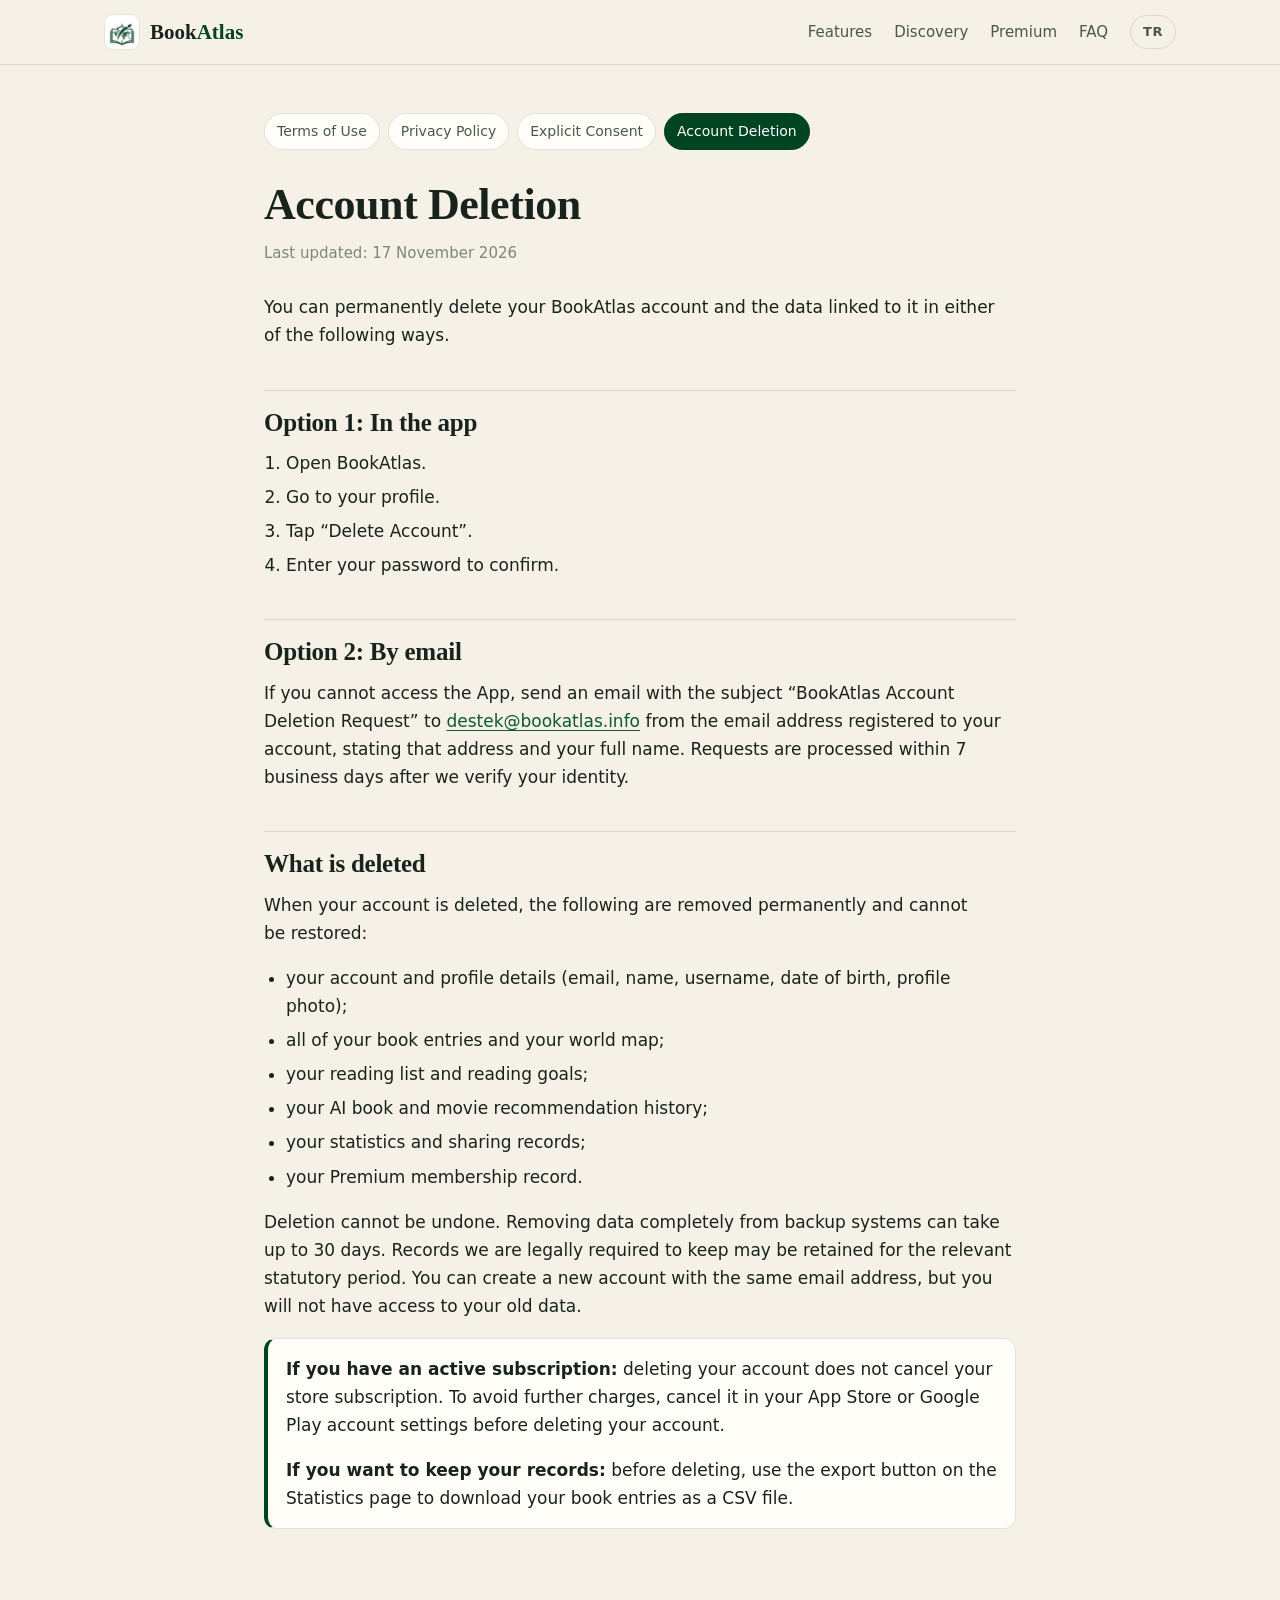
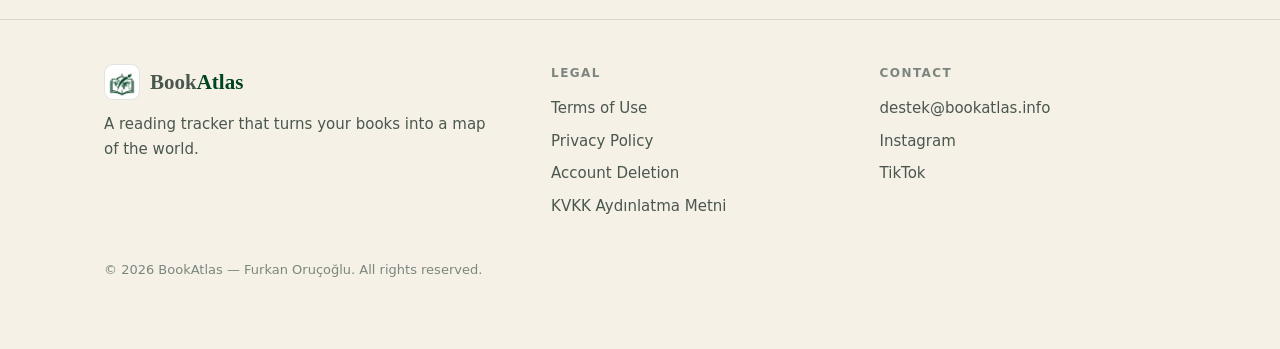
<file: account_deletion.html>
<!DOCTYPE html>
<html lang="en">
<head>
<meta charset="utf-8">
<meta name="viewport" content="width=device-width, initial-scale=1">
<title>Account Deletion — BookAtlas</title>
<meta name="description" content="How to delete your BookAtlas account and data.">
<meta property="og:title" content="Account Deletion — BookAtlas">
<meta property="og:description" content="How to delete your BookAtlas account and data.">
<meta property="og:type" content="website">
<meta property="og:image" content="assets/logo.png">
<meta name="theme-color" content="#014421">
<link rel="icon" href="assets/icon.png">
<link rel="stylesheet" href="assets/site.css">
<script>(function(){try{var q=location.search;if(q.indexOf('lang=en')>-1)return;var l=(navigator.language||'').toLowerCase();if(l.indexOf('tr')===0)location.replace('tr/hesap-silme.html');}catch(e){}})();</script>
</head>
<body>
<a class="skip" href="#main">Skip to content</a>

<header class="nav">
  <div class="wrap">
    <a class="brand" href="./"><img src="assets/icon.png" alt="" width="36" height="36"><span>Book<b>Atlas</b></span></a>
    <nav class="nav-links" aria-label="BookAtlas">
      <a href="./#features">Features</a><a href="./#discover">Discovery</a><a href="./#premium">Premium</a><a href="./#faq">FAQ</a>
      <a class="lang" href="tr/hesap-silme.html" lang="tr" aria-label="Türkçe">TR</a>
    </nav>
  </div>
</header>
<main id="main">

<article class="doc">
  <div class="wrap">
    <nav class="doc-nav" aria-label="Legal"><a href="terms_of_use.html">Terms of Use</a><a href="privacy_policy.html">Privacy Policy</a><a href="explicit_consent.html">Explicit Consent</a><a href="account_deletion.html" aria-current="page">Account Deletion</a></nav>
    <h1>Account Deletion</h1>
    <p class="meta">Last updated: 17 November 2026</p>
    
<p>You can permanently delete your BookAtlas account and the data linked to it in either of the following ways.</p>

<h2>Option 1: In the app</h2>
<ol>
  <li>Open BookAtlas.</li>
  <li>Go to your profile.</li>
  <li>Tap “Delete Account”.</li>
  <li>Enter your password to confirm.</li>
</ol>

<h2>Option 2: By email</h2>
<p>If you cannot access the App, send an email with the subject “BookAtlas Account Deletion Request” to <a href="mailto:destek@bookatlas.info">destek@bookatlas.info</a> from the email address registered to your account, stating that address and your full name. Requests are processed within 7 business days after we verify your identity.</p>

<h2>What is deleted</h2>
<p>When your account is deleted, the following are removed permanently and cannot be restored:</p>
<ul>
  <li>your account and profile details (email, name, username, date of birth, profile photo);</li>
  <li>all of your book entries and your world map;</li>
  <li>your reading list and reading goals;</li>
  <li>your AI book and movie recommendation history;</li>
  <li>your statistics and sharing records;</li>
  <li>your Premium membership record.</li>
</ul>
<p>Deletion cannot be undone. Removing data completely from backup systems can take up to 30 days. Records we are legally required to keep may be retained for the relevant statutory period. You can create a new account with the same email address, but you will not have access to your old data.</p>

<div class="box">
  <p><strong>If you have an active subscription:</strong> deleting your account does not cancel your store subscription. To avoid further charges, cancel it in your App Store or Google Play account settings before deleting your account.</p>
  <p><strong>If you want to keep your records:</strong> before deleting, use the export button on the Statistics page to download your book entries as a CSV file.</p>
</div>

  </div>
</article>

</main>
<footer class="footer">
  <div class="wrap">
    <div>
      <a class="brand" href="./"><img src="assets/icon.png" alt="" width="36" height="36"><span>Book<b>Atlas</b></span></a>
      <p style="margin-top:12px;max-width:26em">A reading tracker that turns your books into a map of the world.</p>
    </div>
    <div>
      <h4>Legal</h4>
      <ul><li><a href="terms_of_use.html">Terms of Use</a></li><li><a href="privacy_policy.html">Privacy Policy</a></li><li><a href="account_deletion.html">Account Deletion</a></li><li><a href="tr/aydinlatma-metni-uyeler.html">KVKK Aydınlatma Metni</a></li></ul>
    </div>
    <div>
      <h4>Contact</h4>
      <ul>
        <li><a href="mailto:destek@bookatlas.info">destek@bookatlas.info</a></li>
        <li><a href="https://www.instagram.com/bookatlasapp/" rel="noopener">Instagram</a></li><li><a href="https://www.tiktok.com/@bookatlasapp" rel="noopener">TikTok</a></li>
      </ul>
    </div>
    <p class="fine">© 2026 BookAtlas — Furkan Oruçoğlu. All rights reserved.</p>
  </div>
</footer>
</body>
</html>
</file>
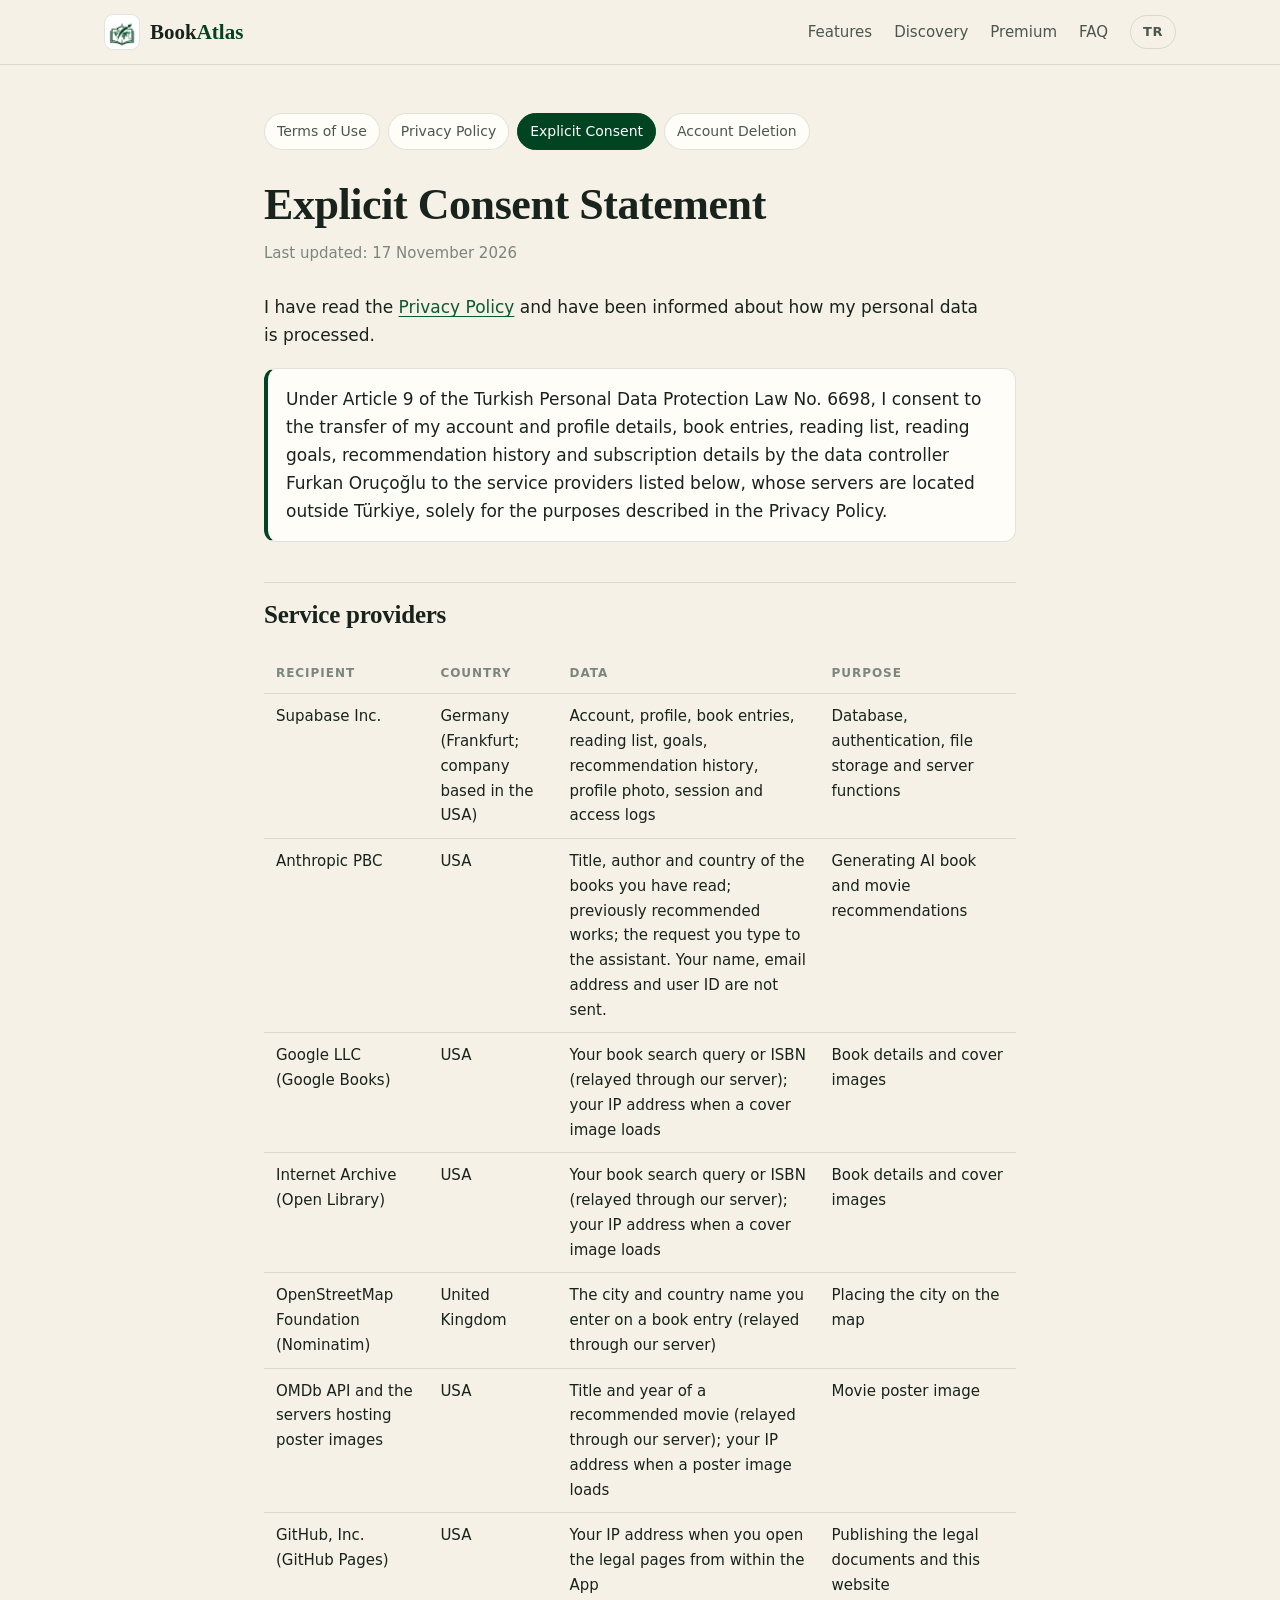
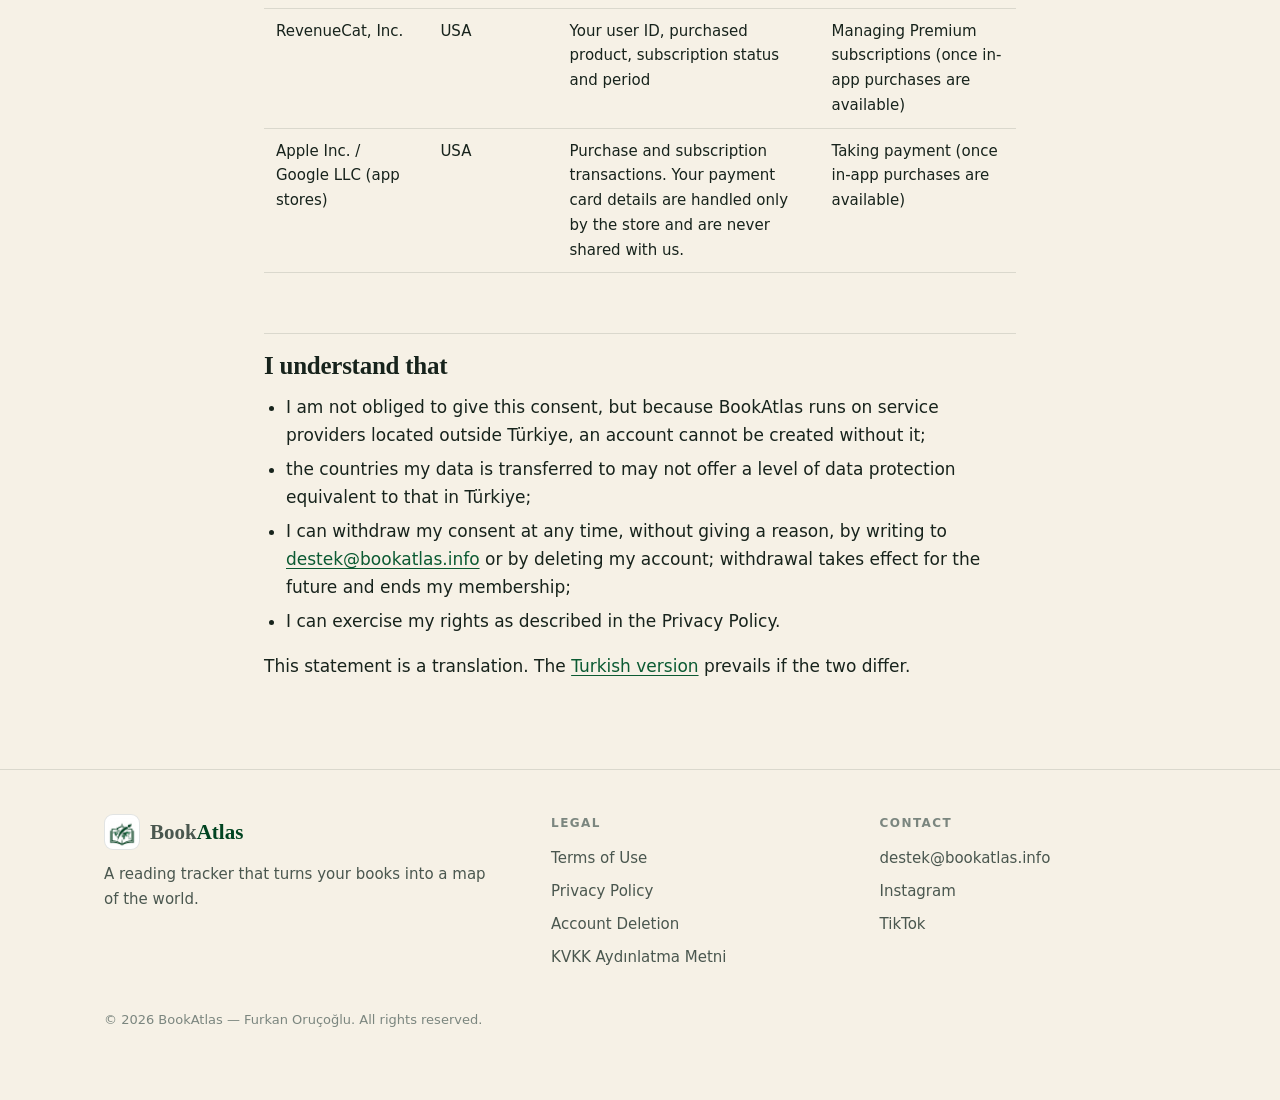
<file: explicit_consent.html>
<!DOCTYPE html>
<html lang="en">
<head>
<meta charset="utf-8">
<meta name="viewport" content="width=device-width, initial-scale=1">
<title>Explicit Consent Statement — BookAtlas</title>
<meta name="description" content="Consent to the transfer of BookAtlas members&#x27; personal data to service providers outside Türkiye.">
<meta property="og:title" content="Explicit Consent Statement — BookAtlas">
<meta property="og:description" content="Consent to the transfer of BookAtlas members&#x27; personal data to service providers outside Türkiye.">
<meta property="og:type" content="website">
<meta property="og:image" content="assets/logo.png">
<meta name="theme-color" content="#014421">
<link rel="icon" href="assets/icon.png">
<link rel="stylesheet" href="assets/site.css">
<script>(function(){try{var q=location.search;if(q.indexOf('lang=en')>-1)return;var l=(navigator.language||'').toLowerCase();if(l.indexOf('tr')===0)location.replace('tr/acik-riza-beyani.html');}catch(e){}})();</script>
</head>
<body>
<a class="skip" href="#main">Skip to content</a>

<header class="nav">
  <div class="wrap">
    <a class="brand" href="./"><img src="assets/icon.png" alt="" width="36" height="36"><span>Book<b>Atlas</b></span></a>
    <nav class="nav-links" aria-label="BookAtlas">
      <a href="./#features">Features</a><a href="./#discover">Discovery</a><a href="./#premium">Premium</a><a href="./#faq">FAQ</a>
      <a class="lang" href="tr/acik-riza-beyani.html" lang="tr" aria-label="Türkçe">TR</a>
    </nav>
  </div>
</header>
<main id="main">

<article class="doc">
  <div class="wrap">
    <nav class="doc-nav" aria-label="Legal"><a href="terms_of_use.html">Terms of Use</a><a href="privacy_policy.html">Privacy Policy</a><a href="explicit_consent.html" aria-current="page">Explicit Consent</a><a href="account_deletion.html">Account Deletion</a></nav>
    <h1>Explicit Consent Statement</h1>
    <p class="meta">Last updated: 17 November 2026</p>
    
<p>I have read the <a href="privacy_policy.html">Privacy Policy</a> and have been informed about how my personal data is processed.</p>

<div class="box">
  <p>Under Article 9 of the Turkish Personal Data Protection Law No. 6698, I consent to the transfer of my account and profile details, book entries, reading list, reading goals, recommendation history and subscription details by the data controller Furkan Oruçoğlu to the service providers listed below, whose servers are located outside Türkiye, solely for the purposes described in the Privacy Policy.</p>
</div>

<h2>Service providers</h2>

<div class="table-scroll">
<table>
  <thead>
    <tr><th>Recipient</th><th>Country</th><th>Data</th><th>Purpose</th></tr>
  </thead>
  <tbody>
    <tr><td>Supabase Inc.</td><td>Germany (Frankfurt; company based in the USA)</td><td>Account, profile, book entries, reading list, goals, recommendation history, profile photo, session and access logs</td><td>Database, authentication, file storage and server functions</td></tr>
    <tr><td>Anthropic PBC</td><td>USA</td><td>Title, author and country of the books you have read; previously recommended works; the request you type to the assistant. Your name, email address and user ID are not sent.</td><td>Generating AI book and movie recommendations</td></tr>
    <tr><td>Google LLC (Google Books)</td><td>USA</td><td>Your book search query or ISBN (relayed through our server); your IP address when a cover image loads</td><td>Book details and cover images</td></tr>
    <tr><td>Internet Archive (Open Library)</td><td>USA</td><td>Your book search query or ISBN (relayed through our server); your IP address when a cover image loads</td><td>Book details and cover images</td></tr>
    <tr><td>OpenStreetMap Foundation (Nominatim)</td><td>United Kingdom</td><td>The city and country name you enter on a book entry (relayed through our server)</td><td>Placing the city on the map</td></tr>
    <tr><td>OMDb API and the servers hosting poster images</td><td>USA</td><td>Title and year of a recommended movie (relayed through our server); your IP address when a poster image loads</td><td>Movie poster image</td></tr>
    <tr><td>GitHub, Inc. (GitHub Pages)</td><td>USA</td><td>Your IP address when you open the legal pages from within the App</td><td>Publishing the legal documents and this website</td></tr>
    <tr><td>RevenueCat, Inc.</td><td>USA</td><td>Your user ID, purchased product, subscription status and period</td><td>Managing Premium subscriptions (once in-app purchases are available)</td></tr>
    <tr><td>Apple Inc. / Google LLC (app stores)</td><td>USA</td><td>Purchase and subscription transactions. Your payment card details are handled only by the store and are never shared with us.</td><td>Taking payment (once in-app purchases are available)</td></tr>
  </tbody>
</table>
</div>

<h2>I understand that</h2>
<ul>
  <li>I am not obliged to give this consent, but because BookAtlas runs on service providers located outside Türkiye, an account cannot be created without it;</li>
  <li>the countries my data is transferred to may not offer a level of data protection equivalent to that in Türkiye;</li>
  <li>I can withdraw my consent at any time, without giving a reason, by writing to <a href="mailto:destek@bookatlas.info">destek@bookatlas.info</a> or by deleting my account; withdrawal takes effect for the future and ends my membership;</li>
  <li>I can exercise my rights as described in the Privacy Policy.</li>
</ul>
<p>This statement is a translation. The <a href="tr/acik-riza-beyani.html">Turkish version</a> prevails if the two differ.</p>

  </div>
</article>

</main>
<footer class="footer">
  <div class="wrap">
    <div>
      <a class="brand" href="./"><img src="assets/icon.png" alt="" width="36" height="36"><span>Book<b>Atlas</b></span></a>
      <p style="margin-top:12px;max-width:26em">A reading tracker that turns your books into a map of the world.</p>
    </div>
    <div>
      <h4>Legal</h4>
      <ul><li><a href="terms_of_use.html">Terms of Use</a></li><li><a href="privacy_policy.html">Privacy Policy</a></li><li><a href="account_deletion.html">Account Deletion</a></li><li><a href="tr/aydinlatma-metni-uyeler.html">KVKK Aydınlatma Metni</a></li></ul>
    </div>
    <div>
      <h4>Contact</h4>
      <ul>
        <li><a href="mailto:destek@bookatlas.info">destek@bookatlas.info</a></li>
        <li><a href="https://www.instagram.com/bookatlasapp/" rel="noopener">Instagram</a></li><li><a href="https://www.tiktok.com/@bookatlasapp" rel="noopener">TikTok</a></li>
      </ul>
    </div>
    <p class="fine">© 2026 BookAtlas — Furkan Oruçoğlu. All rights reserved.</p>
  </div>
</footer>
</body>
</html>
</file>
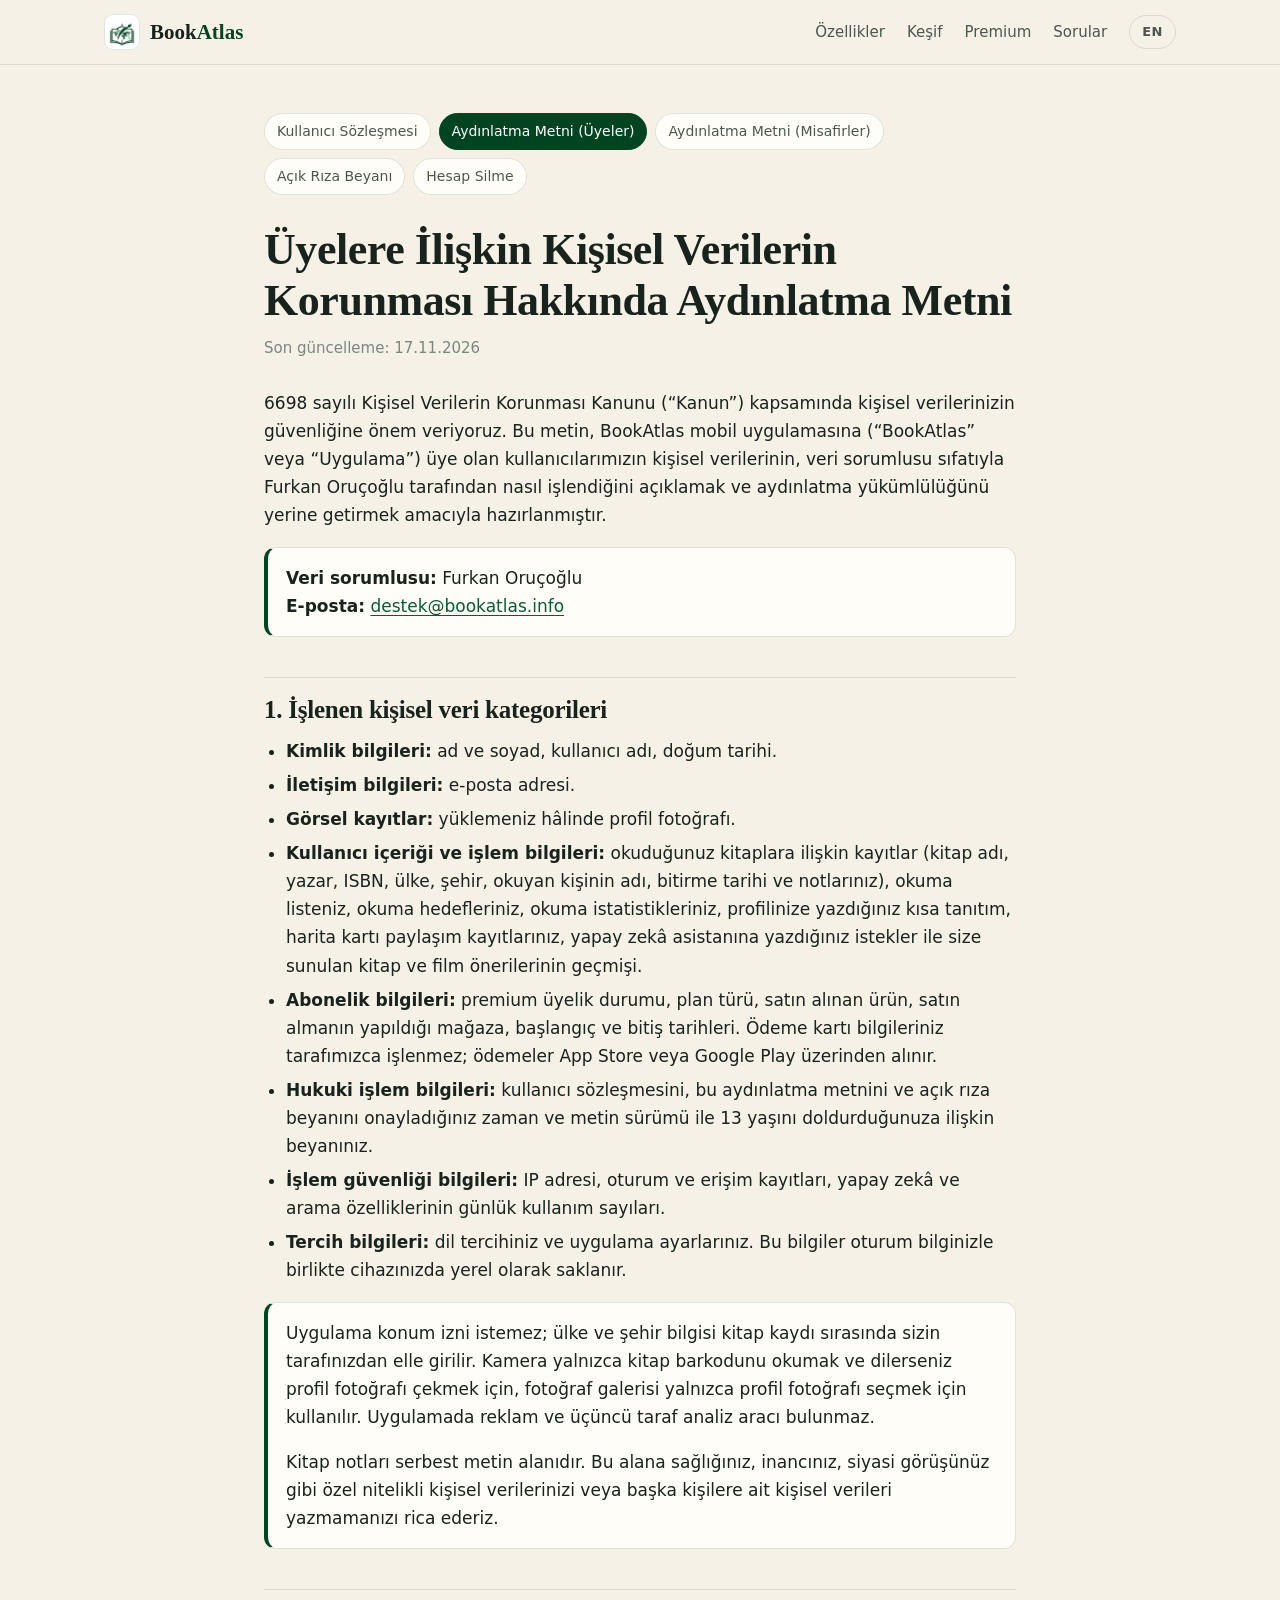
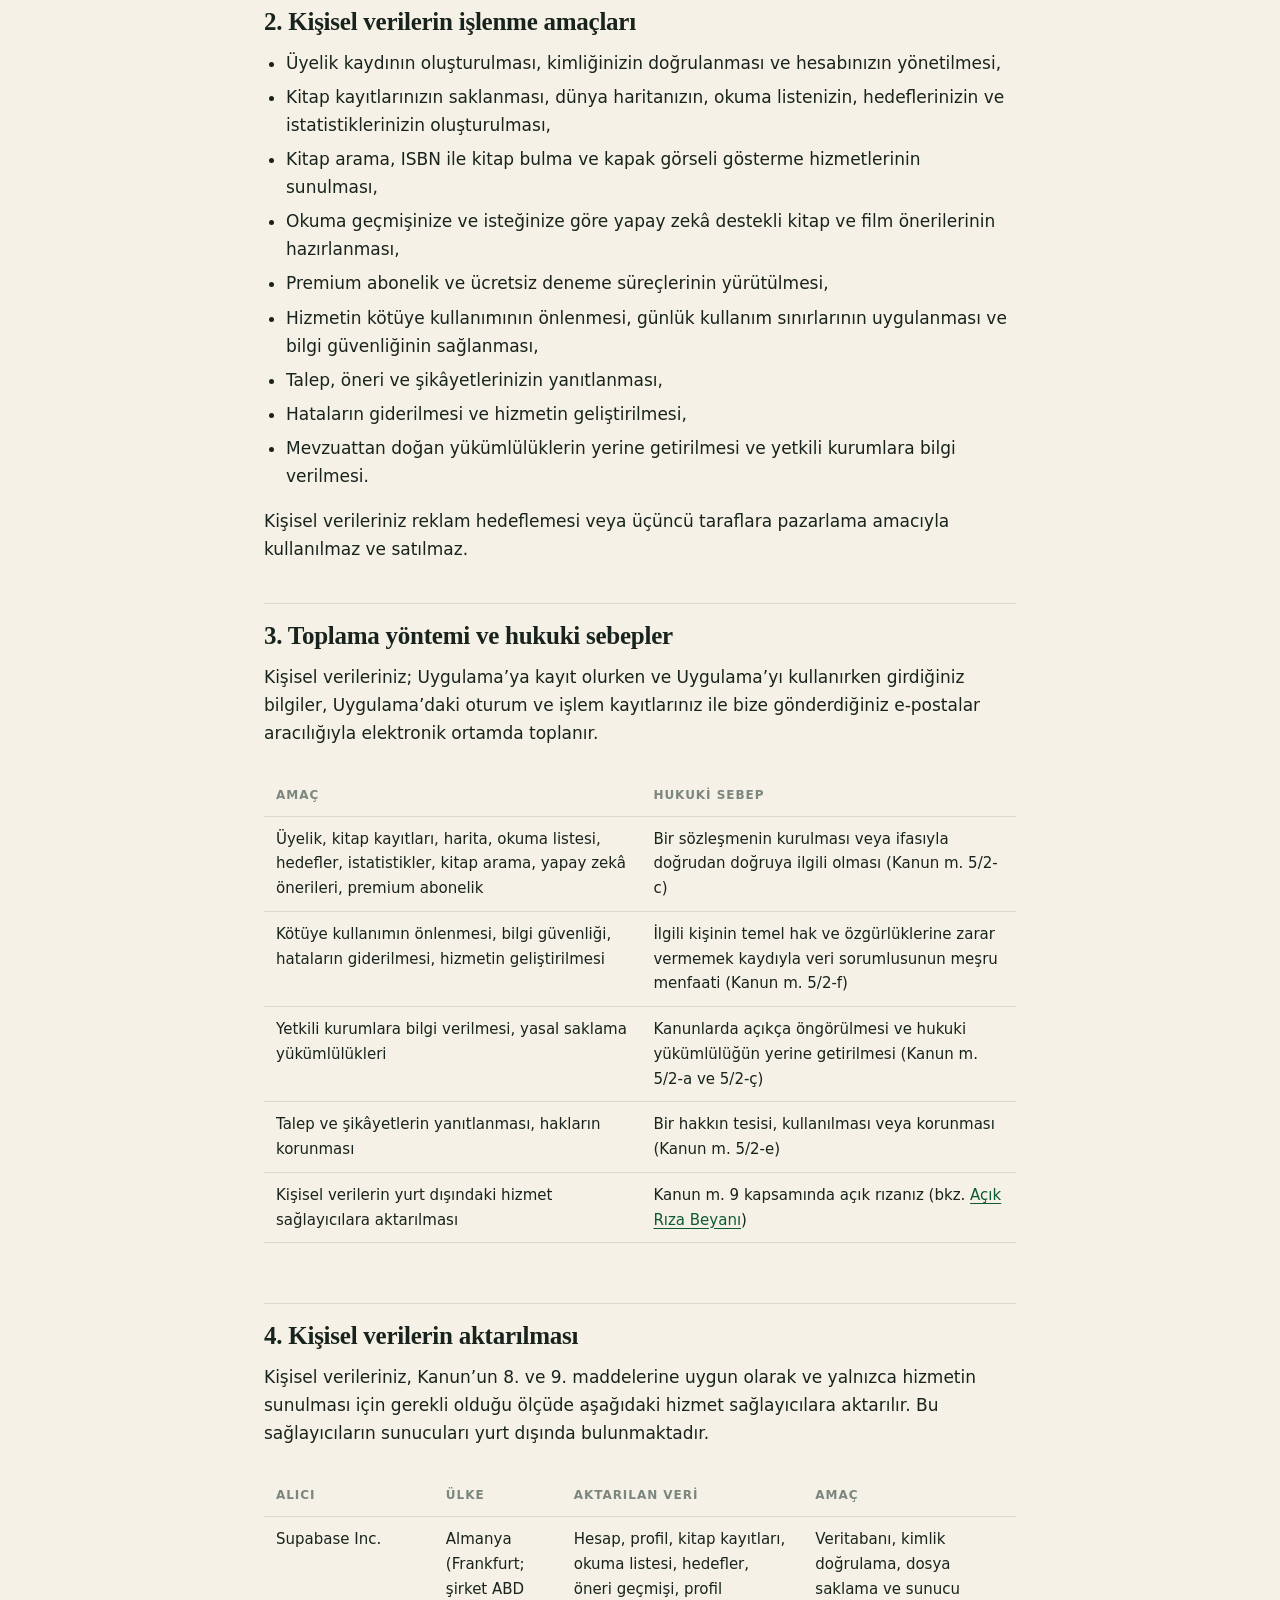
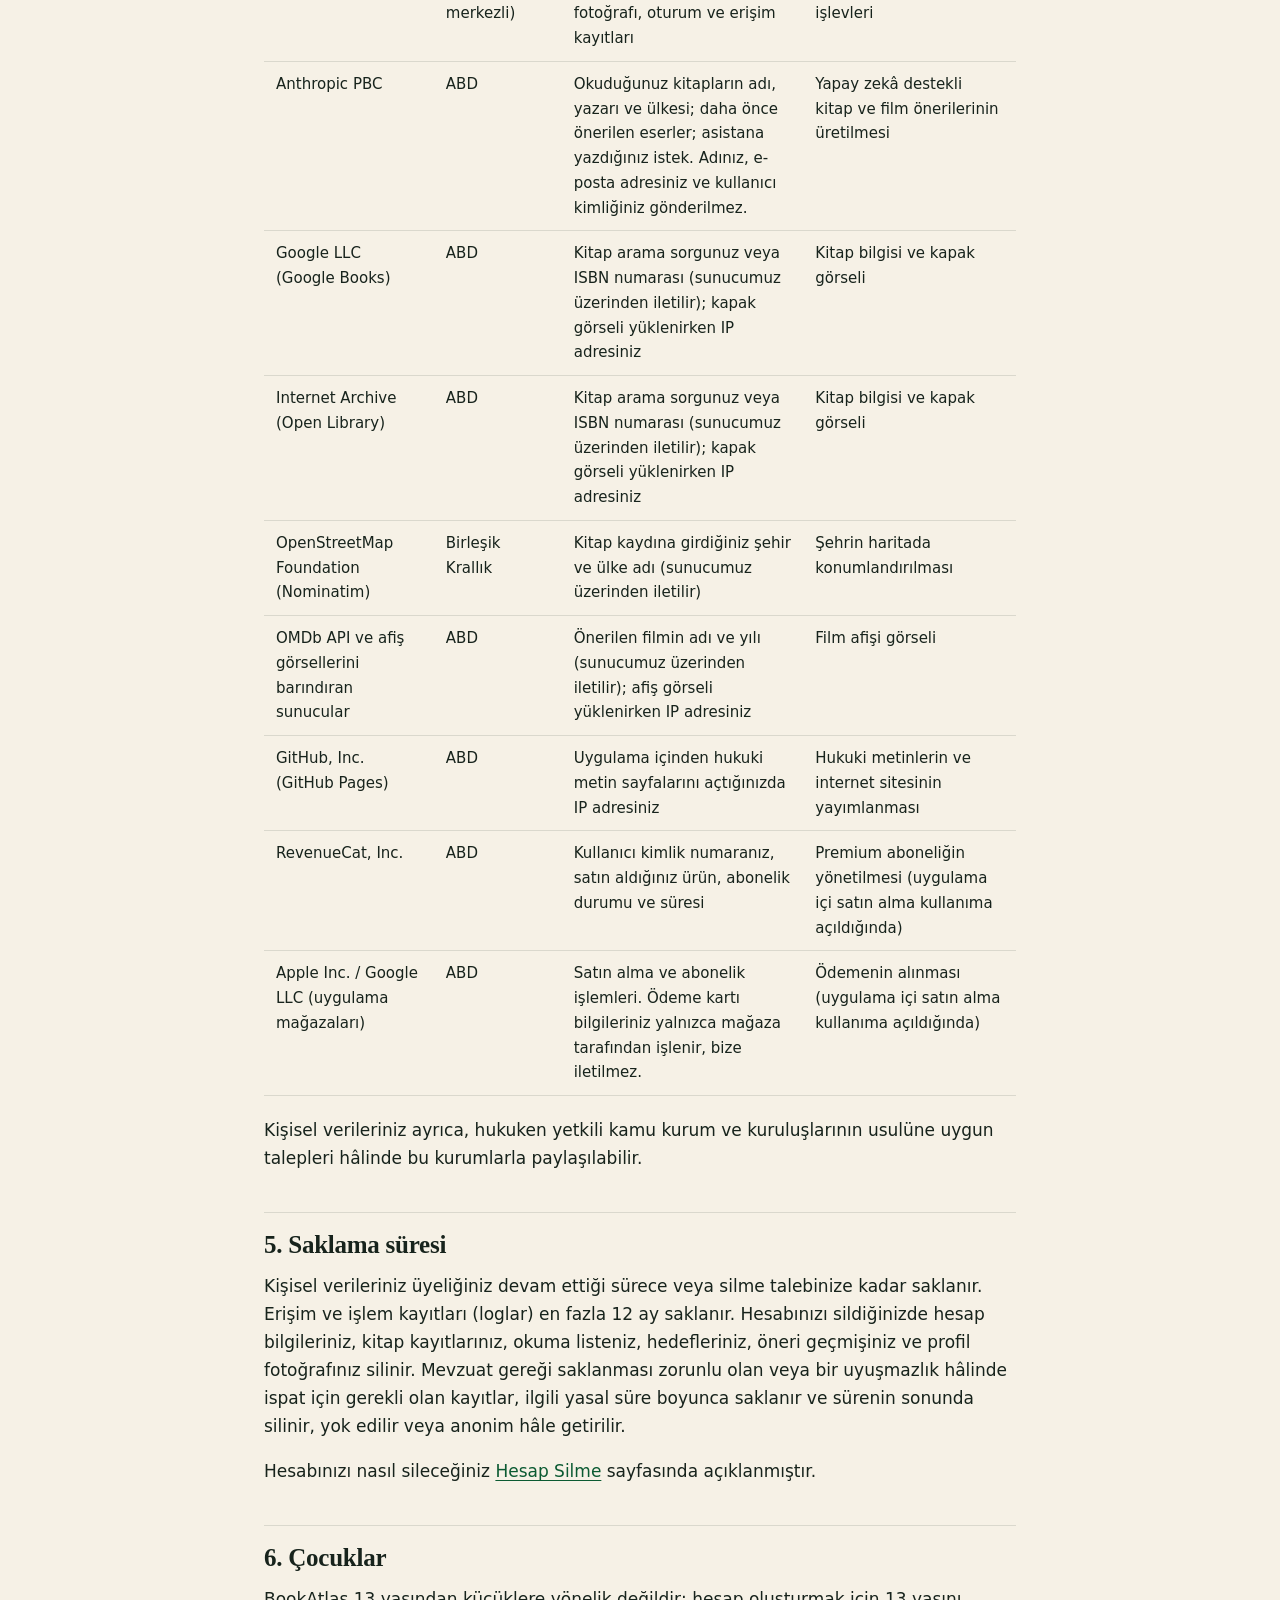
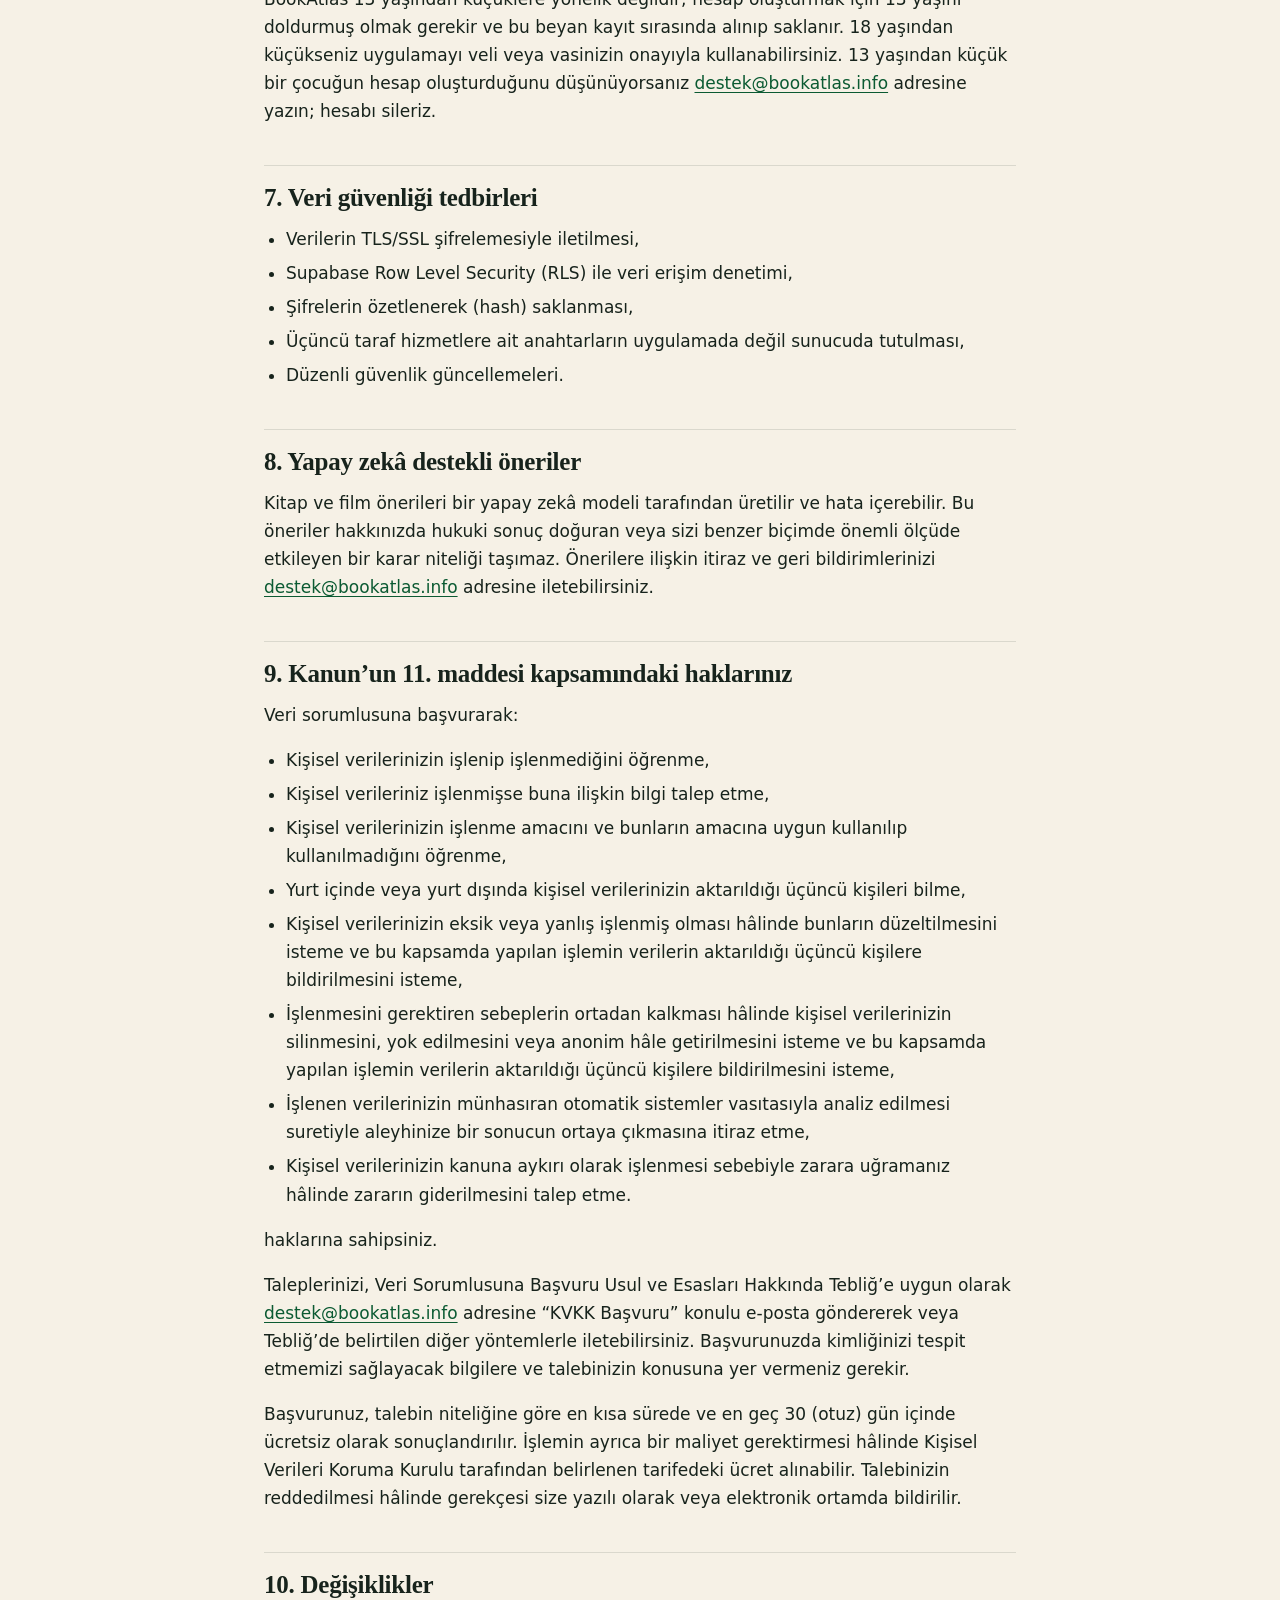
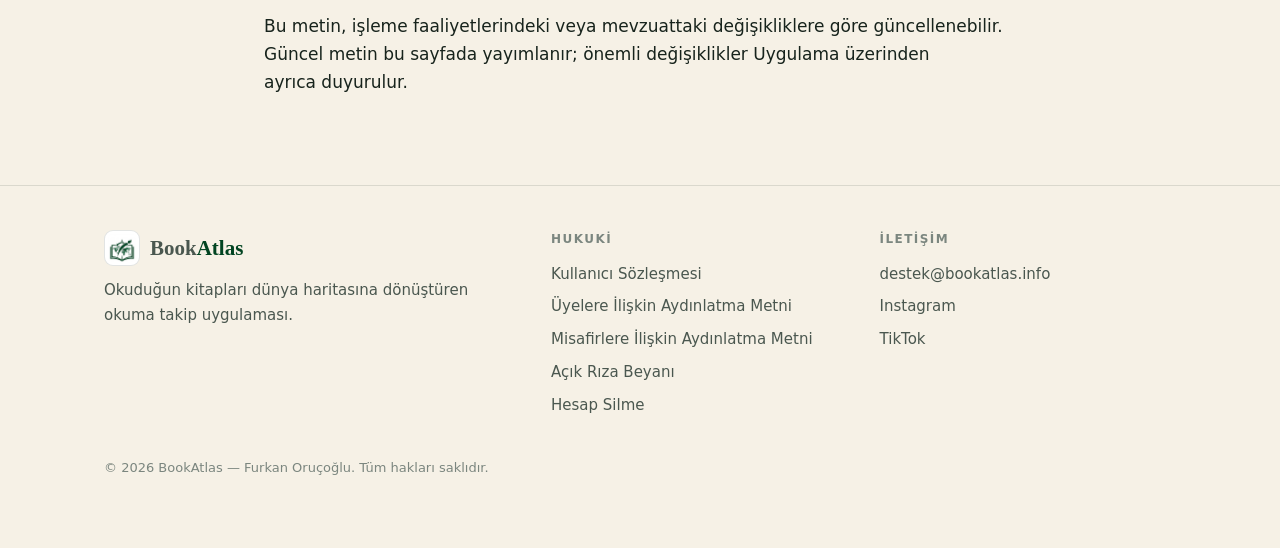
<file: kvkk.html>
<!DOCTYPE html>
<html lang="tr">
<head>
<meta charset="utf-8">
<title>BookAtlas — KVKK Aydınlatma Metni</title>
<meta http-equiv="refresh" content="0; url=tr/aydinlatma-metni-uyeler.html">
<link rel="canonical" href="tr/aydinlatma-metni-uyeler.html">
</head>
<body><p><a href="tr/aydinlatma-metni-uyeler.html">Üyelere İlişkin Aydınlatma Metni</a></p></body>
</html>
</file>
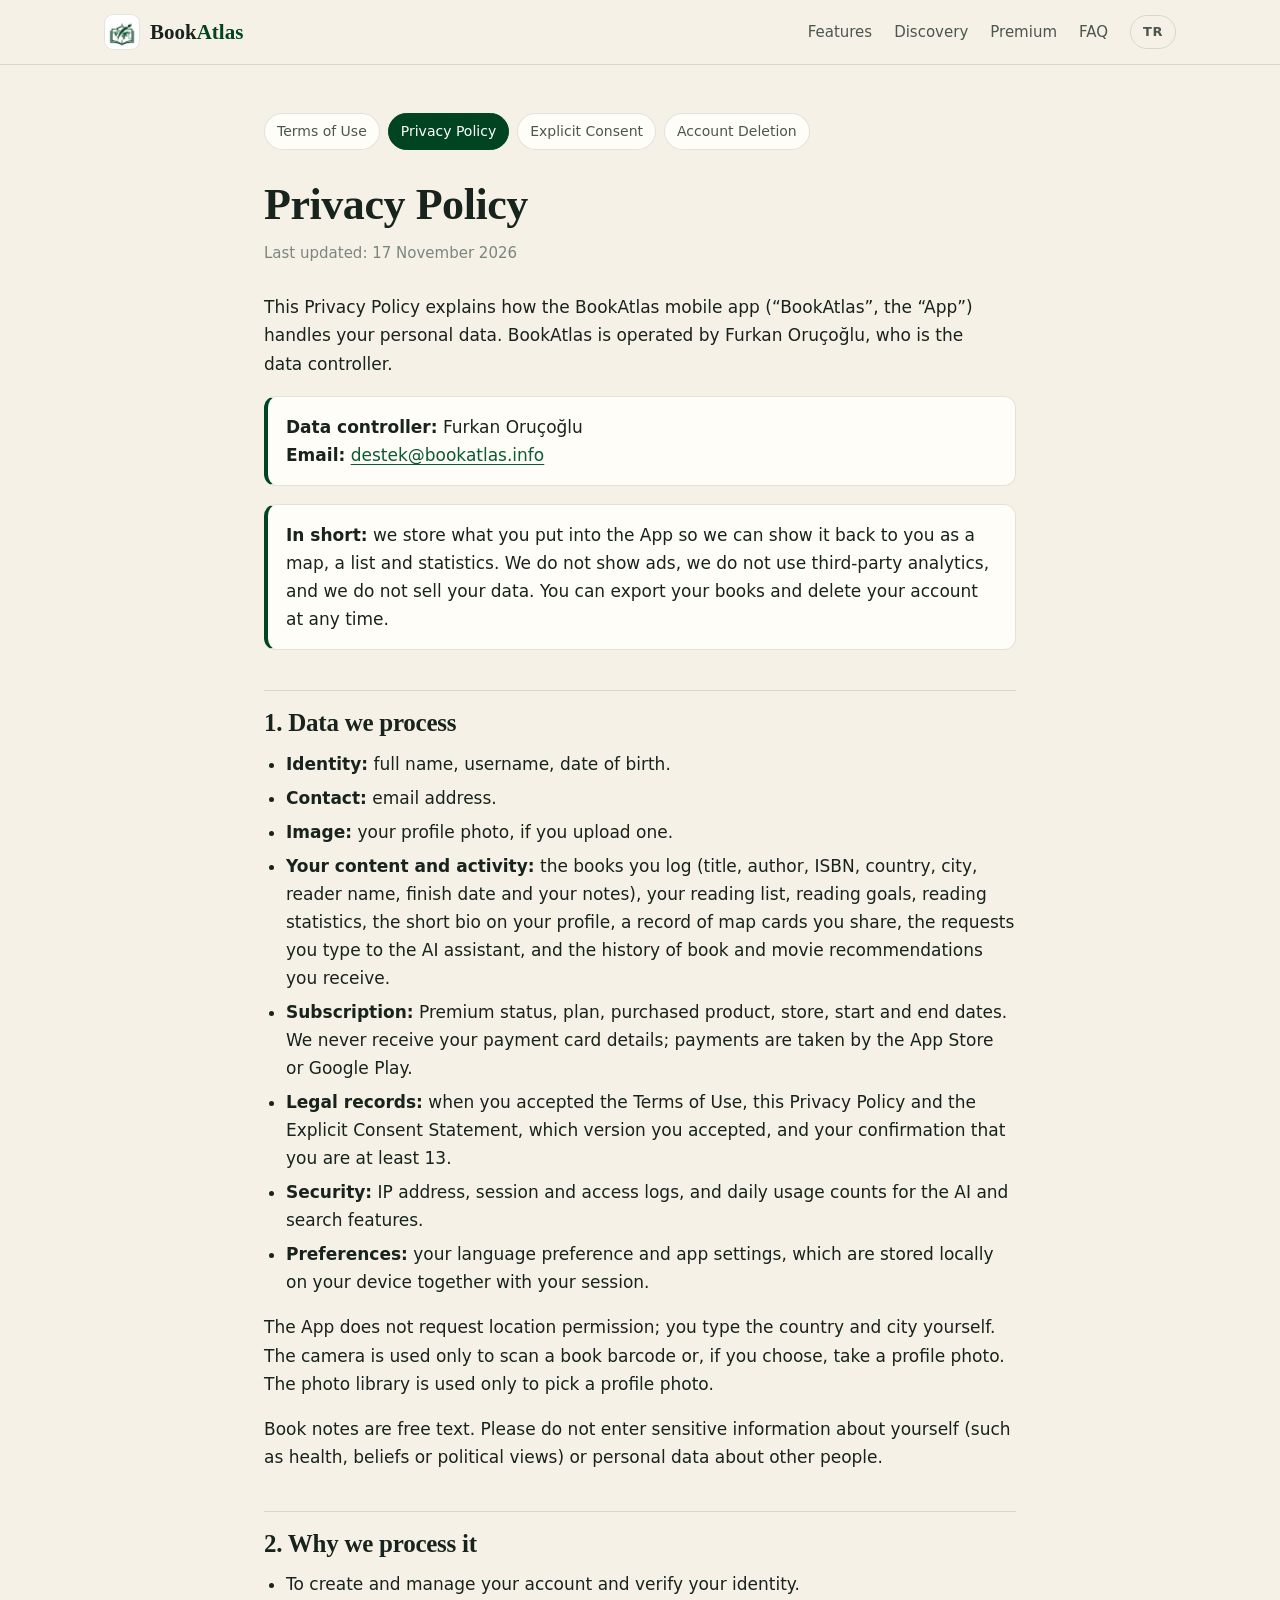
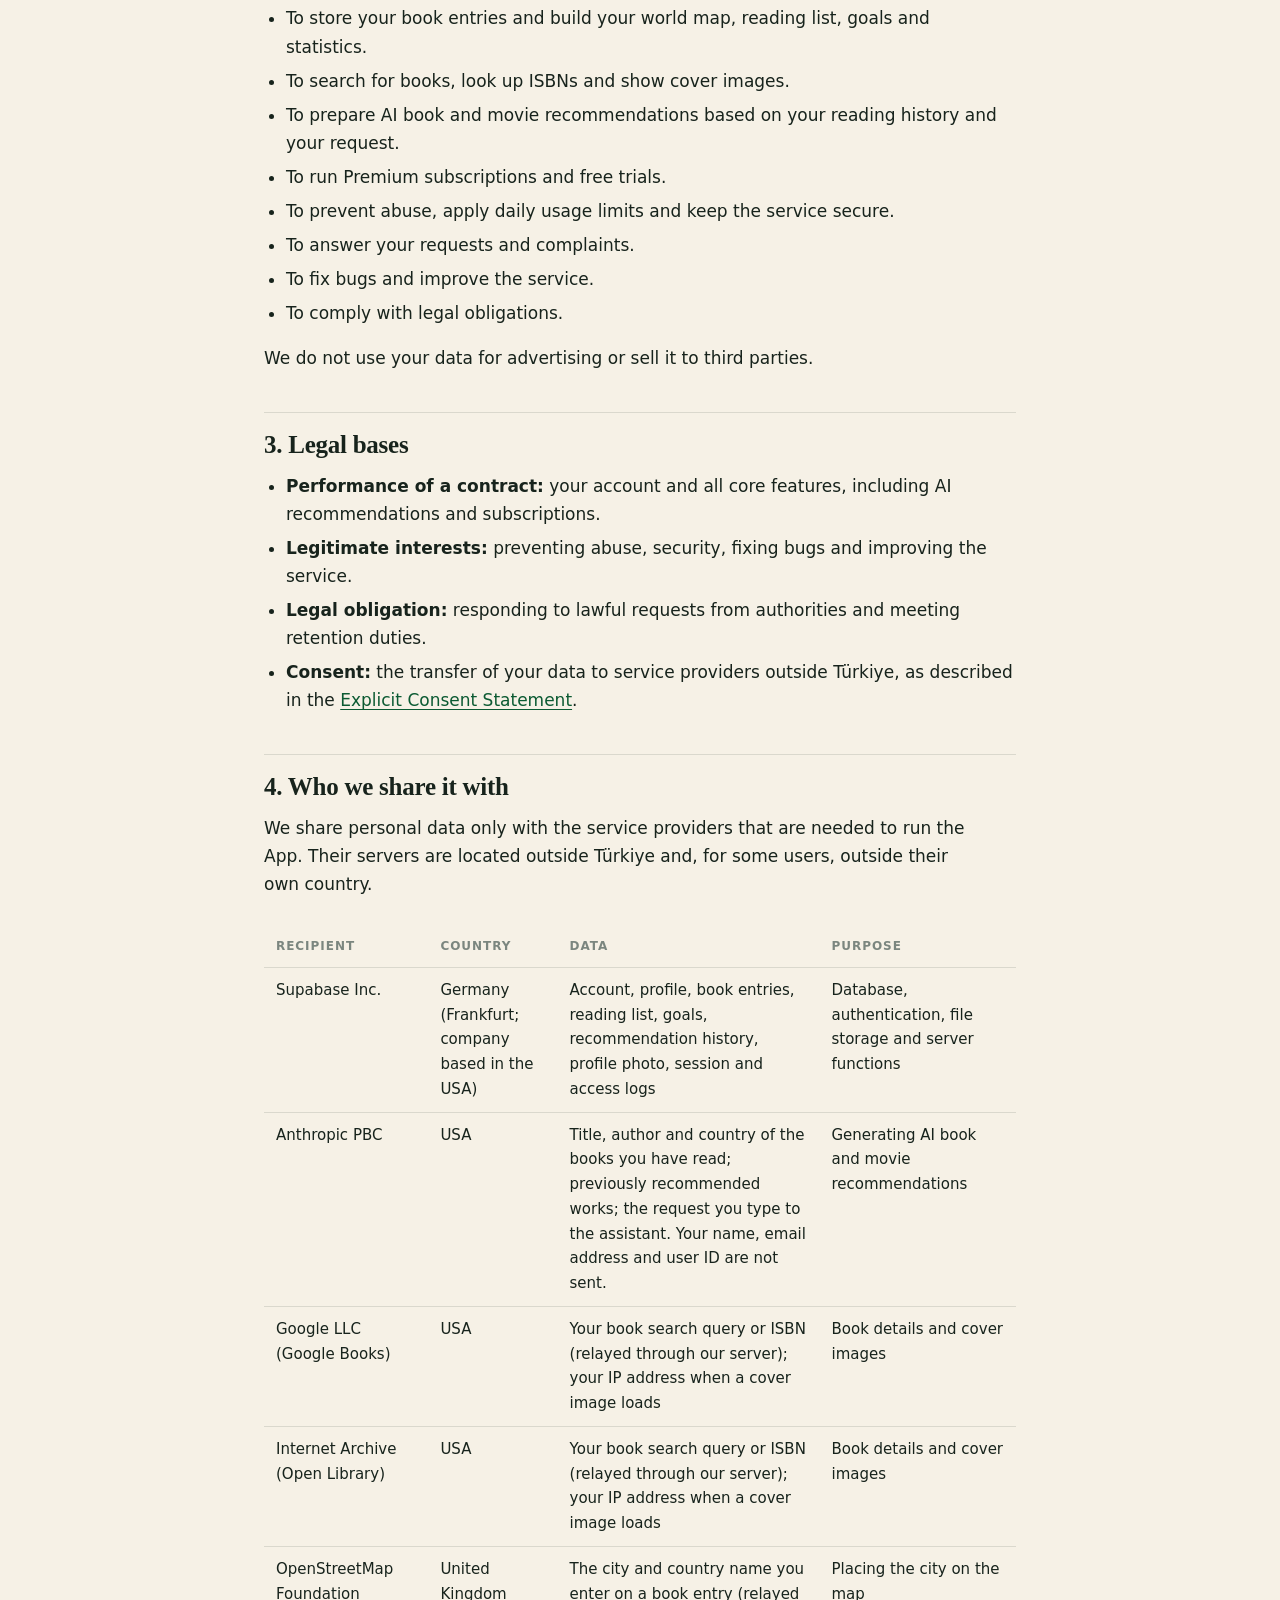
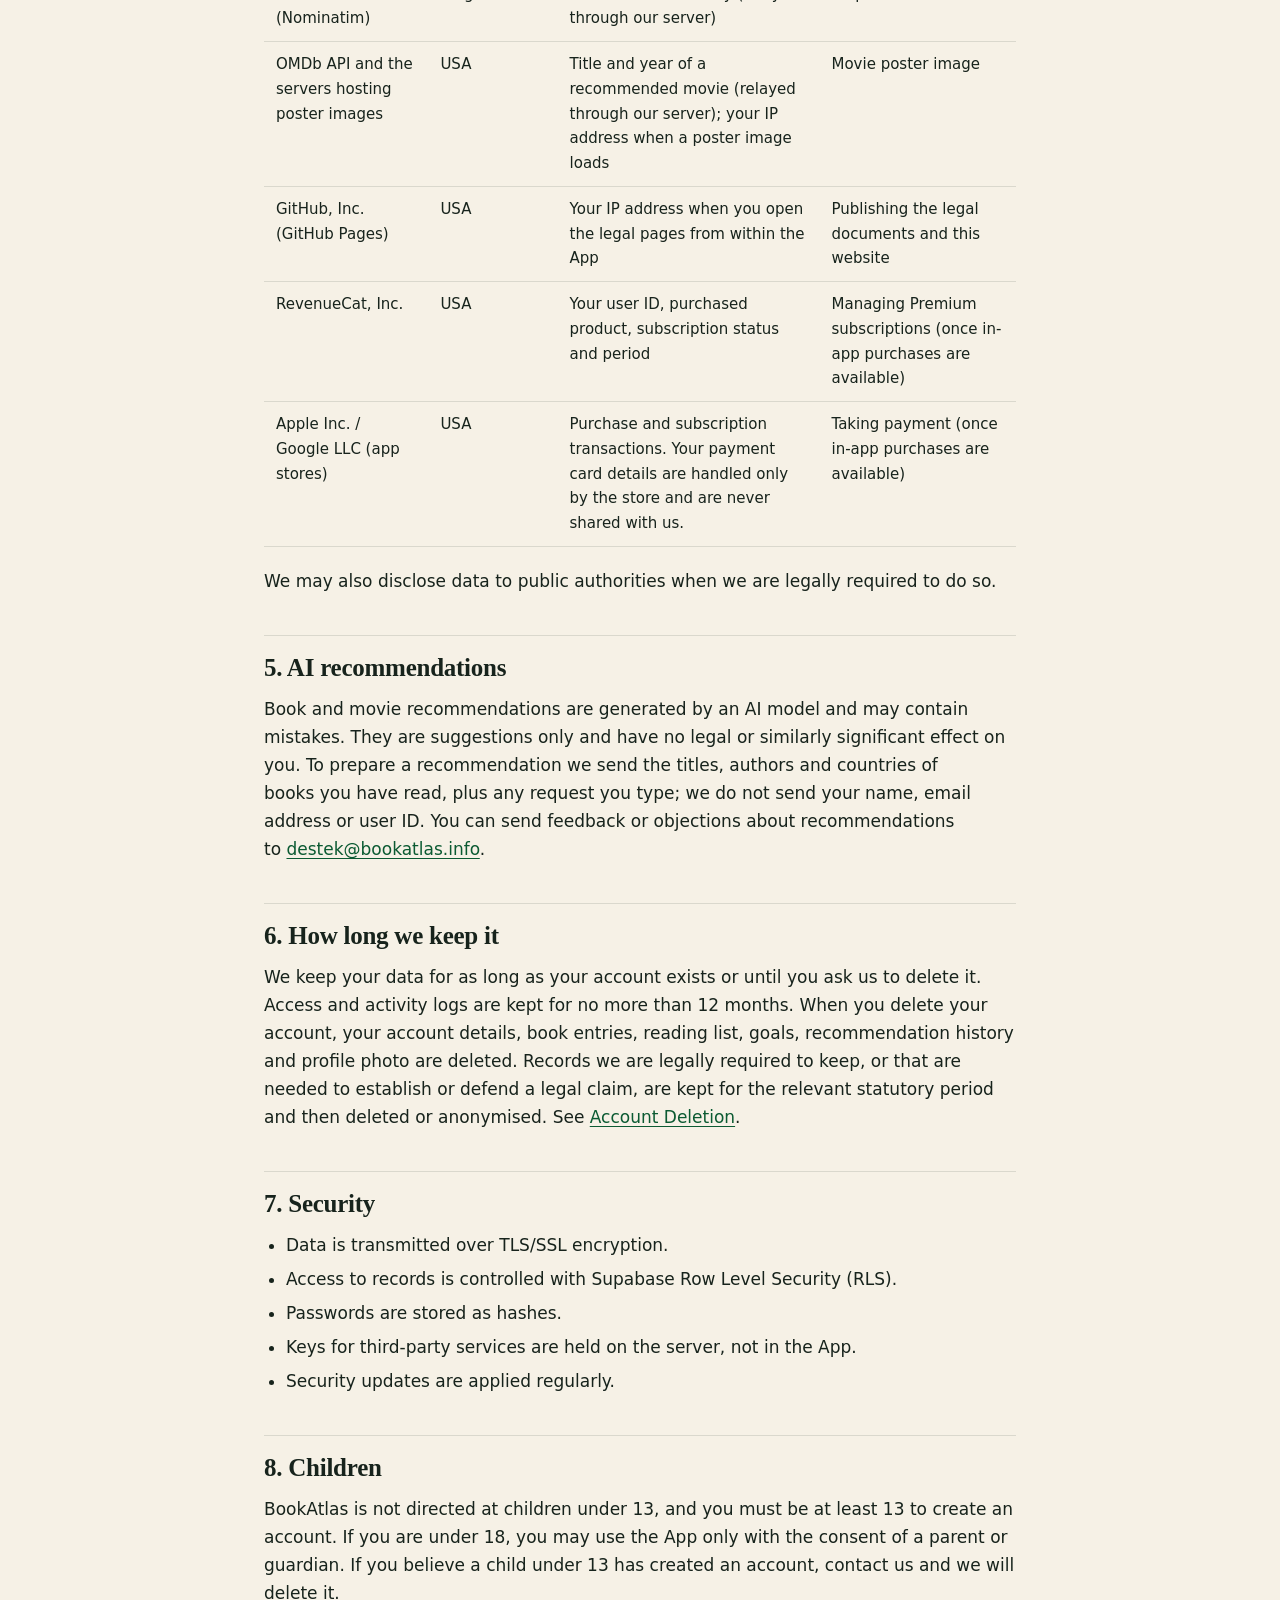
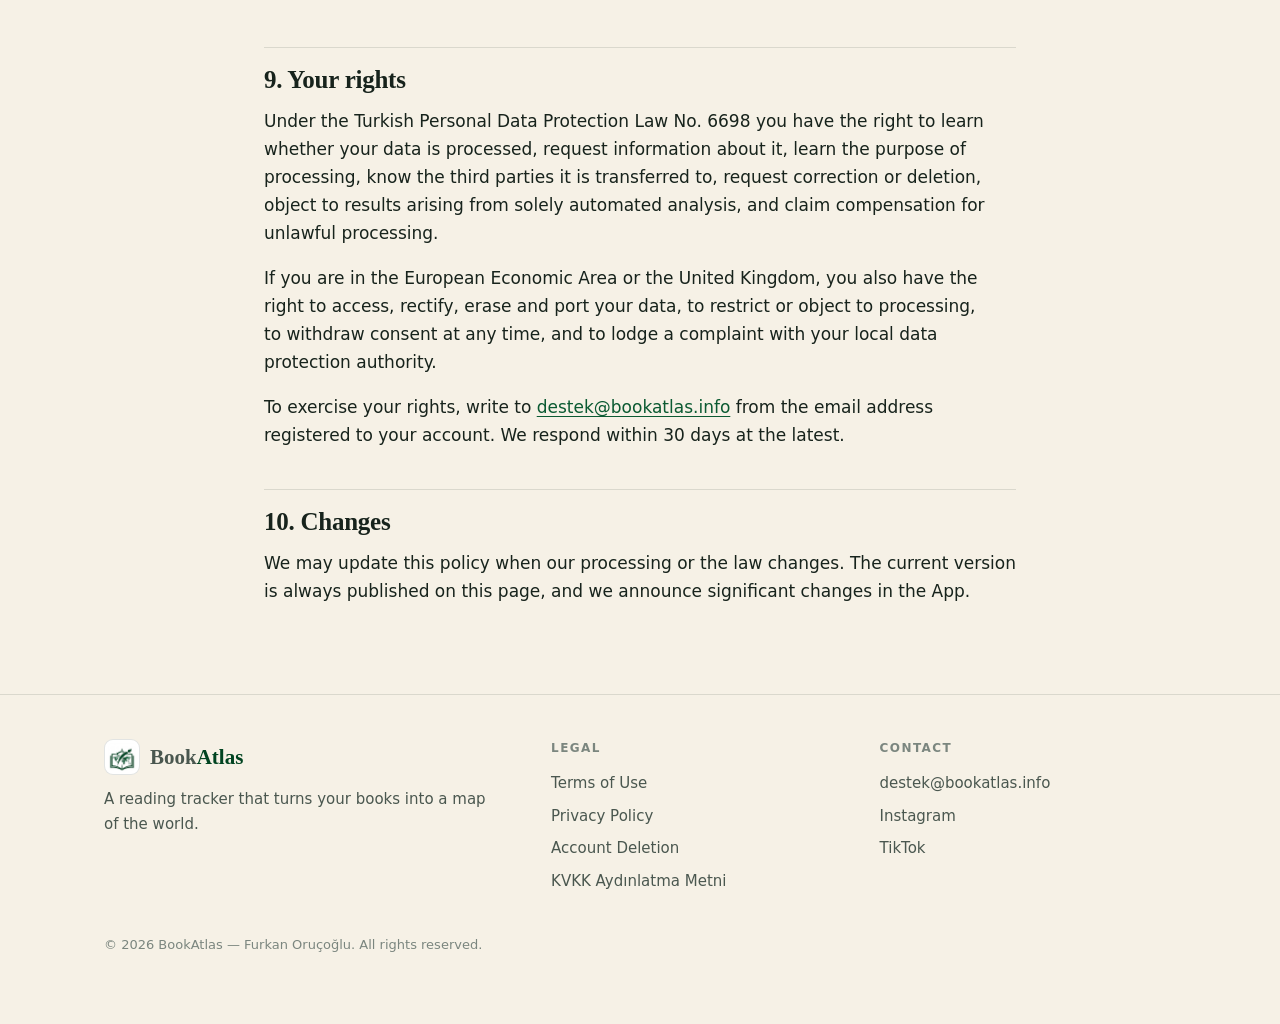
<file: privacy_policy.html>
<!DOCTYPE html>
<html lang="en">
<head>
<meta charset="utf-8">
<meta name="viewport" content="width=device-width, initial-scale=1">
<title>Privacy Policy — BookAtlas</title>
<meta name="description" content="How BookAtlas collects, uses, shares and protects your personal data.">
<meta property="og:title" content="Privacy Policy — BookAtlas">
<meta property="og:description" content="How BookAtlas collects, uses, shares and protects your personal data.">
<meta property="og:type" content="website">
<meta property="og:image" content="assets/logo.png">
<meta name="theme-color" content="#014421">
<link rel="icon" href="assets/icon.png">
<link rel="stylesheet" href="assets/site.css">
<script>(function(){try{var q=location.search;if(q.indexOf('lang=en')>-1)return;var l=(navigator.language||'').toLowerCase();if(l.indexOf('tr')===0)location.replace('tr/aydinlatma-metni-uyeler.html');}catch(e){}})();</script>
</head>
<body>
<a class="skip" href="#main">Skip to content</a>

<header class="nav">
  <div class="wrap">
    <a class="brand" href="./"><img src="assets/icon.png" alt="" width="36" height="36"><span>Book<b>Atlas</b></span></a>
    <nav class="nav-links" aria-label="BookAtlas">
      <a href="./#features">Features</a><a href="./#discover">Discovery</a><a href="./#premium">Premium</a><a href="./#faq">FAQ</a>
      <a class="lang" href="tr/aydinlatma-metni-uyeler.html" lang="tr" aria-label="Türkçe">TR</a>
    </nav>
  </div>
</header>
<main id="main">

<article class="doc">
  <div class="wrap">
    <nav class="doc-nav" aria-label="Legal"><a href="terms_of_use.html">Terms of Use</a><a href="privacy_policy.html" aria-current="page">Privacy Policy</a><a href="explicit_consent.html">Explicit Consent</a><a href="account_deletion.html">Account Deletion</a></nav>
    <h1>Privacy Policy</h1>
    <p class="meta">Last updated: 17 November 2026</p>
    
<p>This Privacy Policy explains how the BookAtlas mobile app (“BookAtlas”, the “App”) handles your personal data. BookAtlas is operated by Furkan Oruçoğlu, who is the data controller.</p>

<div class="box">
  <p><strong>Data controller:</strong> Furkan Oruçoğlu<br>
  
  <strong>Email:</strong> <a href="mailto:destek@bookatlas.info">destek@bookatlas.info</a></p>
</div>

<div class="box">
  <p><strong>In short:</strong> we store what you put into the App so we can show it back to you as a map, a list and statistics. We do not show ads, we do not use third-party analytics, and we do not sell your data. You can export your books and delete your account at any time.</p>
</div>

<h2>1. Data we process</h2>
<ul>
  <li><strong>Identity:</strong> full name, username, date of birth.</li>
  <li><strong>Contact:</strong> email address.</li>
  <li><strong>Image:</strong> your profile photo, if you upload one.</li>
  <li><strong>Your content and activity:</strong> the books you log (title, author, ISBN, country, city, reader name, finish date and your notes), your reading list, reading goals, reading statistics, the short bio on your profile, a record of map cards you share, the requests you type to the AI assistant, and the history of book and movie recommendations you receive.</li>
  <li><strong>Subscription:</strong> Premium status, plan, purchased product, store, start and end dates. We never receive your payment card details; payments are taken by the App Store or Google Play.</li>
  <li><strong>Legal records:</strong> when you accepted the Terms of Use, this Privacy Policy and the Explicit Consent Statement, which version you accepted, and your confirmation that you are at least 13.</li>
  <li><strong>Security:</strong> IP address, session and access logs, and daily usage counts for the AI and search features.</li>
  <li><strong>Preferences:</strong> your language preference and app settings, which are stored locally on your device together with your session.</li>
</ul>
<p>The App does not request location permission; you type the country and city yourself. The camera is used only to scan a book barcode or, if you choose, take a profile photo. The photo library is used only to pick a profile photo.</p>
<p>Book notes are free text. Please do not enter sensitive information about yourself (such as health, beliefs or political views) or personal data about other people.</p>

<h2>2. Why we process it</h2>
<ul>
  <li>To create and manage your account and verify your identity.</li>
  <li>To store your book entries and build your world map, reading list, goals and statistics.</li>
  <li>To search for books, look up ISBNs and show cover images.</li>
  <li>To prepare AI book and movie recommendations based on your reading history and your request.</li>
  <li>To run Premium subscriptions and free trials.</li>
  <li>To prevent abuse, apply daily usage limits and keep the service secure.</li>
  <li>To answer your requests and complaints.</li>
  <li>To fix bugs and improve the service.</li>
  <li>To comply with legal obligations.</li>
</ul>
<p>We do not use your data for advertising or sell it to third parties.</p>

<h2>3. Legal bases</h2>
<ul>
  <li><strong>Performance of a contract:</strong> your account and all core features, including AI recommendations and subscriptions.</li>
  <li><strong>Legitimate interests:</strong> preventing abuse, security, fixing bugs and improving the service.</li>
  <li><strong>Legal obligation:</strong> responding to lawful requests from authorities and meeting retention duties.</li>
  <li><strong>Consent:</strong> the transfer of your data to service providers outside Türkiye, as described in the <a href="explicit_consent.html">Explicit Consent Statement</a>.</li>
</ul>

<h2>4. Who we share it with</h2>
<p>We share personal data only with the service providers that are needed to run the App. Their servers are located outside Türkiye and, for some users, outside their own country.</p>

<div class="table-scroll">
<table>
  <thead>
    <tr><th>Recipient</th><th>Country</th><th>Data</th><th>Purpose</th></tr>
  </thead>
  <tbody>
    <tr><td>Supabase Inc.</td><td>Germany (Frankfurt; company based in the USA)</td><td>Account, profile, book entries, reading list, goals, recommendation history, profile photo, session and access logs</td><td>Database, authentication, file storage and server functions</td></tr>
    <tr><td>Anthropic PBC</td><td>USA</td><td>Title, author and country of the books you have read; previously recommended works; the request you type to the assistant. Your name, email address and user ID are not sent.</td><td>Generating AI book and movie recommendations</td></tr>
    <tr><td>Google LLC (Google Books)</td><td>USA</td><td>Your book search query or ISBN (relayed through our server); your IP address when a cover image loads</td><td>Book details and cover images</td></tr>
    <tr><td>Internet Archive (Open Library)</td><td>USA</td><td>Your book search query or ISBN (relayed through our server); your IP address when a cover image loads</td><td>Book details and cover images</td></tr>
    <tr><td>OpenStreetMap Foundation (Nominatim)</td><td>United Kingdom</td><td>The city and country name you enter on a book entry (relayed through our server)</td><td>Placing the city on the map</td></tr>
    <tr><td>OMDb API and the servers hosting poster images</td><td>USA</td><td>Title and year of a recommended movie (relayed through our server); your IP address when a poster image loads</td><td>Movie poster image</td></tr>
    <tr><td>GitHub, Inc. (GitHub Pages)</td><td>USA</td><td>Your IP address when you open the legal pages from within the App</td><td>Publishing the legal documents and this website</td></tr>
    <tr><td>RevenueCat, Inc.</td><td>USA</td><td>Your user ID, purchased product, subscription status and period</td><td>Managing Premium subscriptions (once in-app purchases are available)</td></tr>
    <tr><td>Apple Inc. / Google LLC (app stores)</td><td>USA</td><td>Purchase and subscription transactions. Your payment card details are handled only by the store and are never shared with us.</td><td>Taking payment (once in-app purchases are available)</td></tr>
  </tbody>
</table>
</div>

<p>We may also disclose data to public authorities when we are legally required to do so.</p>

<h2>5. AI recommendations</h2>
<p>Book and movie recommendations are generated by an AI model and may contain mistakes. They are suggestions only and have no legal or similarly significant effect on you. To prepare a recommendation we send the titles, authors and countries of books you have read, plus any request you type; we do not send your name, email address or user ID. You can send feedback or objections about recommendations to <a href="mailto:destek@bookatlas.info">destek@bookatlas.info</a>.</p>

<h2>6. How long we keep it</h2>
<p>We keep your data for as long as your account exists or until you ask us to delete it. Access and activity logs are kept for no more than 12 months. When you delete your account, your account details, book entries, reading list, goals, recommendation history and profile photo are deleted. Records we are legally required to keep, or that are needed to establish or defend a legal claim, are kept for the relevant statutory period and then deleted or anonymised. See <a href="account_deletion.html">Account Deletion</a>.</p>

<h2>7. Security</h2>
<ul>
  <li>Data is transmitted over TLS/SSL encryption.</li>
  <li>Access to records is controlled with Supabase Row Level Security (RLS).</li>
  <li>Passwords are stored as hashes.</li>
  <li>Keys for third-party services are held on the server, not in the App.</li>
  <li>Security updates are applied regularly.</li>
</ul>

<h2>8. Children</h2>
<p>BookAtlas is not directed at children under 13, and you must be at least 13 to create an account. If you are under 18, you may use the App only with the consent of a parent or guardian. If you believe a child under 13 has created an account, contact us and we will delete it.</p>

<h2>9. Your rights</h2>
<p>Under the Turkish Personal Data Protection Law No. 6698 you have the right to learn whether your data is processed, request information about it, learn the purpose of processing, know the third parties it is transferred to, request correction or deletion, object to results arising from solely automated analysis, and claim compensation for unlawful processing.</p>
<p>If you are in the European Economic Area or the United Kingdom, you also have the right to access, rectify, erase and port your data, to restrict or object to processing, to withdraw consent at any time, and to lodge a complaint with your local data protection authority.</p>
<p>To exercise your rights, write to <a href="mailto:destek@bookatlas.info">destek@bookatlas.info</a> from the email address registered to your account. We respond within 30 days at the latest.</p>

<h2>10. Changes</h2>
<p>We may update this policy when our processing or the law changes. The current version is always published on this page, and we announce significant changes in the App.</p>

  </div>
</article>

</main>
<footer class="footer">
  <div class="wrap">
    <div>
      <a class="brand" href="./"><img src="assets/icon.png" alt="" width="36" height="36"><span>Book<b>Atlas</b></span></a>
      <p style="margin-top:12px;max-width:26em">A reading tracker that turns your books into a map of the world.</p>
    </div>
    <div>
      <h4>Legal</h4>
      <ul><li><a href="terms_of_use.html">Terms of Use</a></li><li><a href="privacy_policy.html">Privacy Policy</a></li><li><a href="account_deletion.html">Account Deletion</a></li><li><a href="tr/aydinlatma-metni-uyeler.html">KVKK Aydınlatma Metni</a></li></ul>
    </div>
    <div>
      <h4>Contact</h4>
      <ul>
        <li><a href="mailto:destek@bookatlas.info">destek@bookatlas.info</a></li>
        <li><a href="https://www.instagram.com/bookatlasapp/" rel="noopener">Instagram</a></li><li><a href="https://www.tiktok.com/@bookatlasapp" rel="noopener">TikTok</a></li>
      </ul>
    </div>
    <p class="fine">© 2026 BookAtlas — Furkan Oruçoğlu. All rights reserved.</p>
  </div>
</footer>
</body>
</html>
</file>
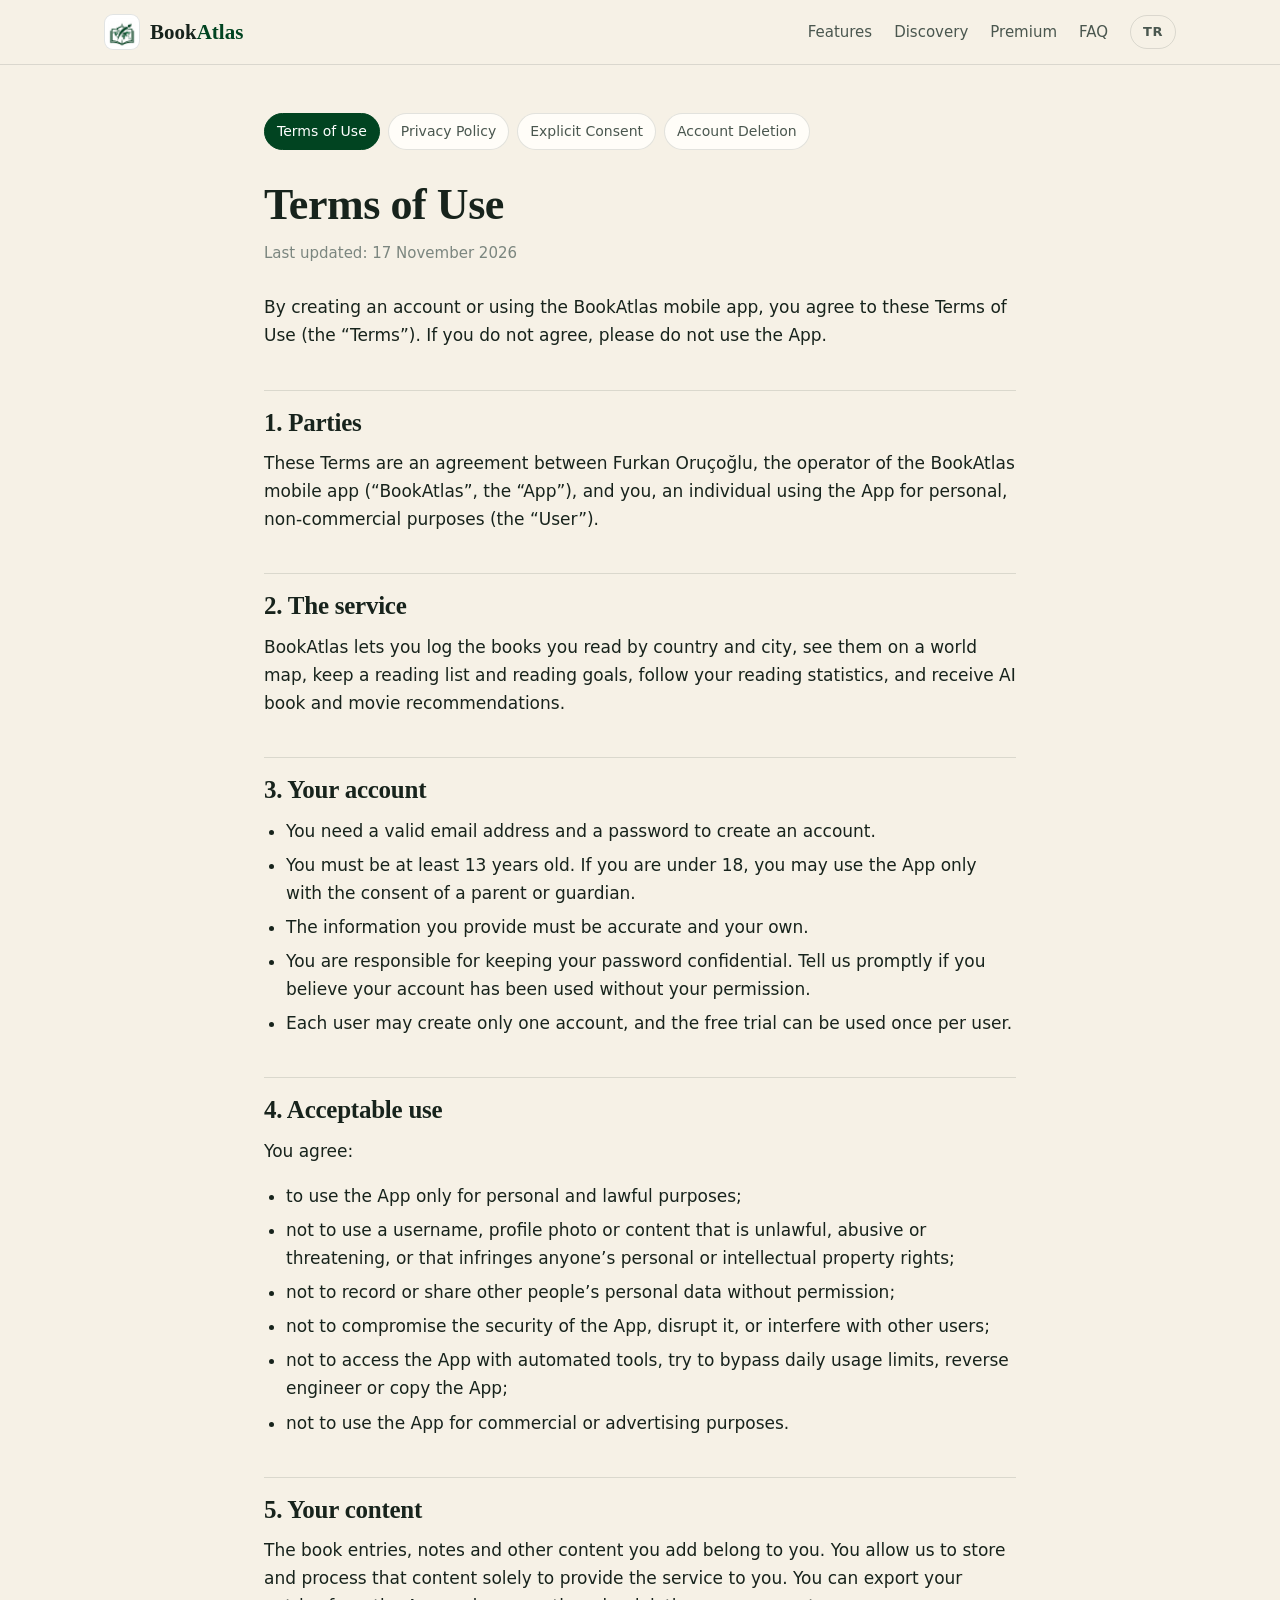
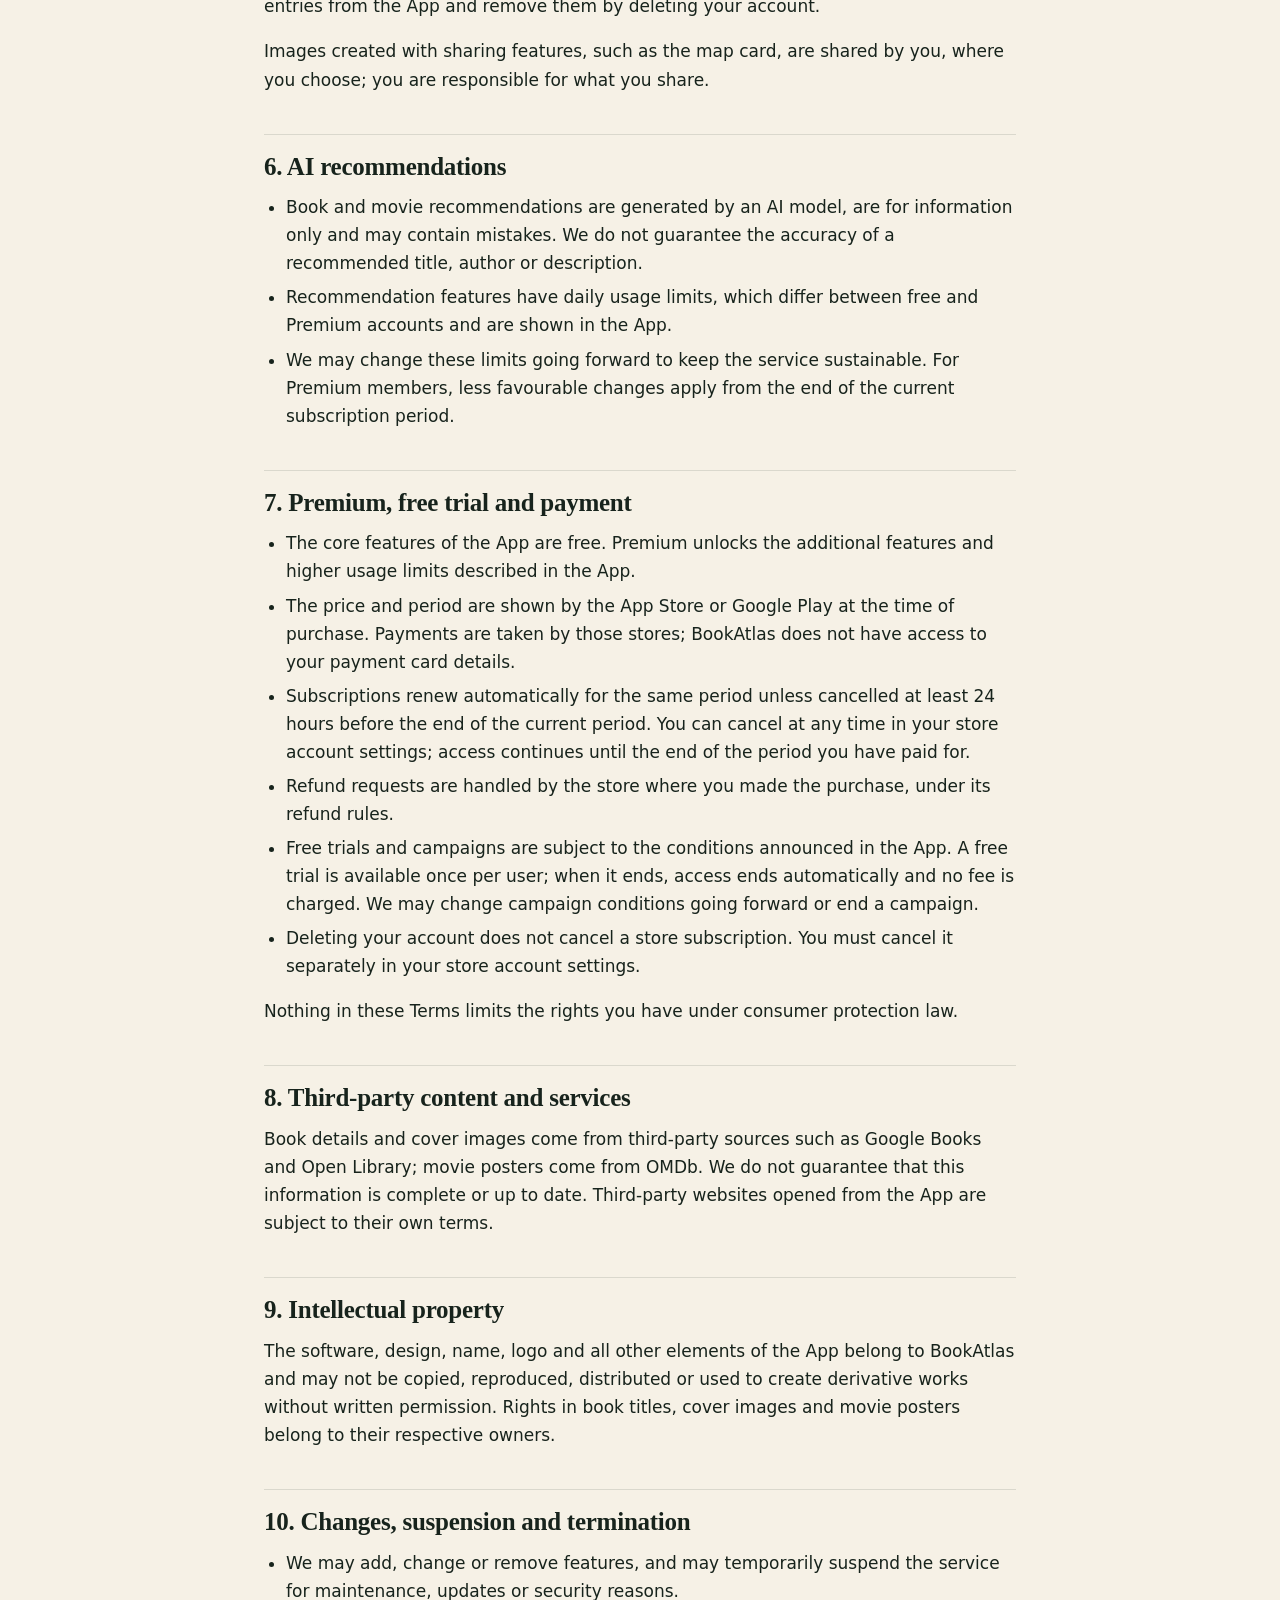
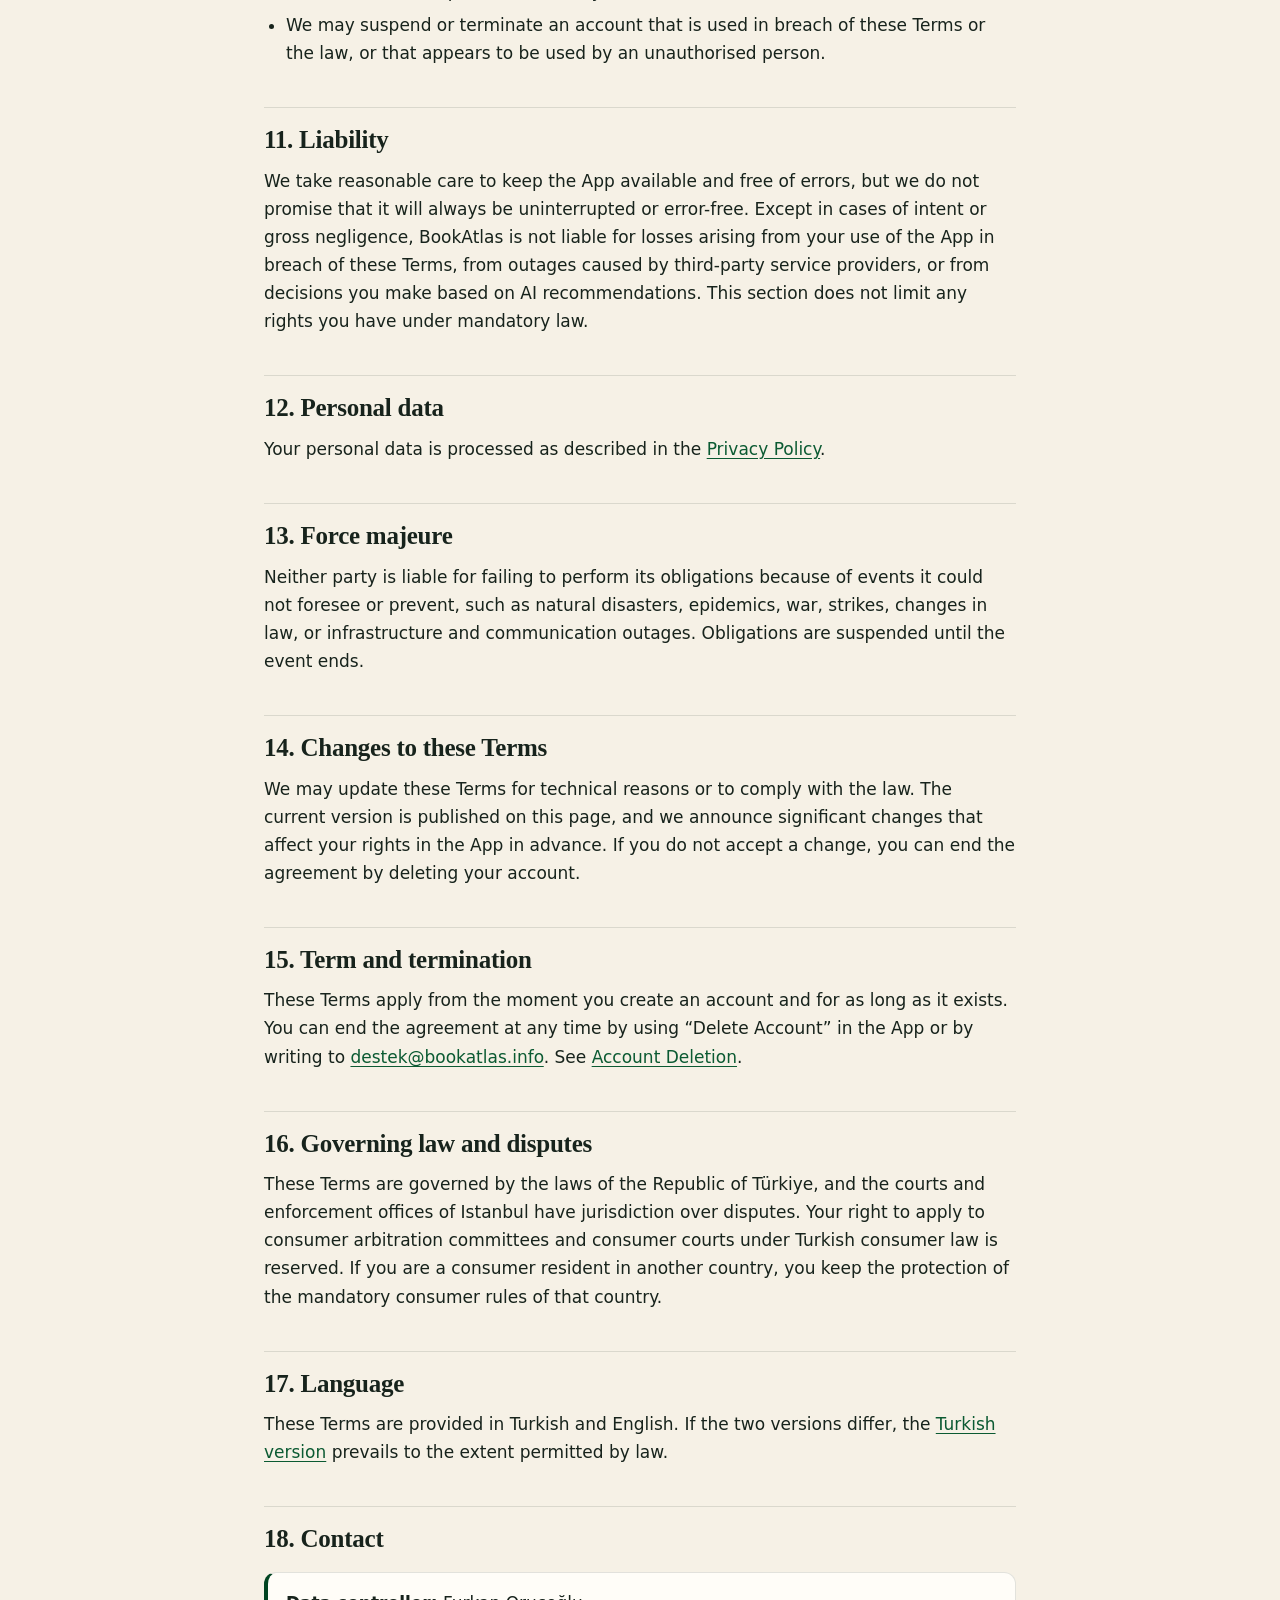
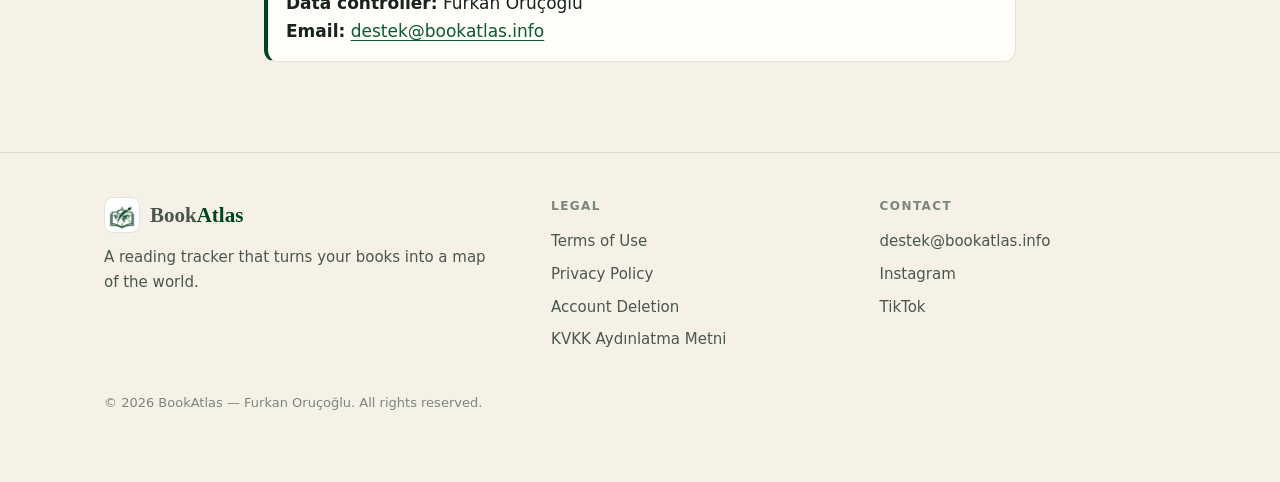
<file: terms_of_use.html>
<!DOCTYPE html>
<html lang="en">
<head>
<meta charset="utf-8">
<meta name="viewport" content="width=device-width, initial-scale=1">
<title>Terms of Use — BookAtlas</title>
<meta name="description" content="The terms that govern your use of the BookAtlas mobile app.">
<meta property="og:title" content="Terms of Use — BookAtlas">
<meta property="og:description" content="The terms that govern your use of the BookAtlas mobile app.">
<meta property="og:type" content="website">
<meta property="og:image" content="assets/logo.png">
<meta name="theme-color" content="#014421">
<link rel="icon" href="assets/icon.png">
<link rel="stylesheet" href="assets/site.css">
<script>(function(){try{var q=location.search;if(q.indexOf('lang=en')>-1)return;var l=(navigator.language||'').toLowerCase();if(l.indexOf('tr')===0)location.replace('tr/kullanici-sozlesmesi.html');}catch(e){}})();</script>
</head>
<body>
<a class="skip" href="#main">Skip to content</a>

<header class="nav">
  <div class="wrap">
    <a class="brand" href="./"><img src="assets/icon.png" alt="" width="36" height="36"><span>Book<b>Atlas</b></span></a>
    <nav class="nav-links" aria-label="BookAtlas">
      <a href="./#features">Features</a><a href="./#discover">Discovery</a><a href="./#premium">Premium</a><a href="./#faq">FAQ</a>
      <a class="lang" href="tr/kullanici-sozlesmesi.html" lang="tr" aria-label="Türkçe">TR</a>
    </nav>
  </div>
</header>
<main id="main">

<article class="doc">
  <div class="wrap">
    <nav class="doc-nav" aria-label="Legal"><a href="terms_of_use.html" aria-current="page">Terms of Use</a><a href="privacy_policy.html">Privacy Policy</a><a href="explicit_consent.html">Explicit Consent</a><a href="account_deletion.html">Account Deletion</a></nav>
    <h1>Terms of Use</h1>
    <p class="meta">Last updated: 17 November 2026</p>
    
<p>By creating an account or using the BookAtlas mobile app, you agree to these Terms of Use (the “Terms”). If you do not agree, please do not use the App.</p>

<h2>1. Parties</h2>
<p>These Terms are an agreement between Furkan Oruçoğlu, the operator of the BookAtlas mobile app (“BookAtlas”, the “App”), and you, an individual using the App for personal, non-commercial purposes (the “User”).</p>

<h2>2. The service</h2>
<p>BookAtlas lets you log the books you read by country and city, see them on a world map, keep a reading list and reading goals, follow your reading statistics, and receive AI book and movie recommendations.</p>

<h2>3. Your account</h2>
<ul>
  <li>You need a valid email address and a password to create an account.</li>
  <li>You must be at least 13 years old. If you are under 18, you may use the App only with the consent of a parent or guardian.</li>
  <li>The information you provide must be accurate and your own.</li>
  <li>You are responsible for keeping your password confidential. Tell us promptly if you believe your account has been used without your permission.</li>
  <li>Each user may create only one account, and the free trial can be used once per user.</li>
</ul>

<h2>4. Acceptable use</h2>
<p>You agree:</p>
<ul>
  <li>to use the App only for personal and lawful purposes;</li>
  <li>not to use a username, profile photo or content that is unlawful, abusive or threatening, or that infringes anyone’s personal or intellectual property rights;</li>
  <li>not to record or share other people’s personal data without permission;</li>
  <li>not to compromise the security of the App, disrupt it, or interfere with other users;</li>
  <li>not to access the App with automated tools, try to bypass daily usage limits, reverse engineer or copy the App;</li>
  <li>not to use the App for commercial or advertising purposes.</li>
</ul>

<h2>5. Your content</h2>
<p>The book entries, notes and other content you add belong to you. You allow us to store and process that content solely to provide the service to you. You can export your entries from the App and remove them by deleting your account.</p>
<p>Images created with sharing features, such as the map card, are shared by you, where you choose; you are responsible for what you share.</p>

<h2>6. AI recommendations</h2>
<ul>
  <li>Book and movie recommendations are generated by an AI model, are for information only and may contain mistakes. We do not guarantee the accuracy of a recommended title, author or description.</li>
  <li>Recommendation features have daily usage limits, which differ between free and Premium accounts and are shown in the App.</li>
  <li>We may change these limits going forward to keep the service sustainable. For Premium members, less favourable changes apply from the end of the current subscription period.</li>
</ul>

<h2>7. Premium, free trial and payment</h2>
<ul>
  <li>The core features of the App are free. Premium unlocks the additional features and higher usage limits described in the App.</li>
  <li>The price and period are shown by the App Store or Google Play at the time of purchase. Payments are taken by those stores; BookAtlas does not have access to your payment card details.</li>
  <li>Subscriptions renew automatically for the same period unless cancelled at least 24 hours before the end of the current period. You can cancel at any time in your store account settings; access continues until the end of the period you have paid for.</li>
  <li>Refund requests are handled by the store where you made the purchase, under its refund rules.</li>
  <li>Free trials and campaigns are subject to the conditions announced in the App. A free trial is available once per user; when it ends, access ends automatically and no fee is charged. We may change campaign conditions going forward or end a campaign.</li>
  <li>Deleting your account does not cancel a store subscription. You must cancel it separately in your store account settings.</li>
</ul>
<p>Nothing in these Terms limits the rights you have under consumer protection law.</p>

<h2>8. Third-party content and services</h2>
<p>Book details and cover images come from third-party sources such as Google Books and Open Library; movie posters come from OMDb. We do not guarantee that this information is complete or up to date. Third-party websites opened from the App are subject to their own terms.</p>

<h2>9. Intellectual property</h2>
<p>The software, design, name, logo and all other elements of the App belong to BookAtlas and may not be copied, reproduced, distributed or used to create derivative works without written permission. Rights in book titles, cover images and movie posters belong to their respective owners.</p>

<h2>10. Changes, suspension and termination</h2>
<ul>
  <li>We may add, change or remove features, and may temporarily suspend the service for maintenance, updates or security reasons.</li>
  <li>We may suspend or terminate an account that is used in breach of these Terms or the law, or that appears to be used by an unauthorised person.</li>
</ul>

<h2>11. Liability</h2>
<p>We take reasonable care to keep the App available and free of errors, but we do not promise that it will always be uninterrupted or error-free. Except in cases of intent or gross negligence, BookAtlas is not liable for losses arising from your use of the App in breach of these Terms, from outages caused by third-party service providers, or from decisions you make based on AI recommendations. This section does not limit any rights you have under mandatory law.</p>

<h2>12. Personal data</h2>
<p>Your personal data is processed as described in the <a href="privacy_policy.html">Privacy Policy</a>.</p>

<h2>13. Force majeure</h2>
<p>Neither party is liable for failing to perform its obligations because of events it could not foresee or prevent, such as natural disasters, epidemics, war, strikes, changes in law, or infrastructure and communication outages. Obligations are suspended until the event ends.</p>

<h2>14. Changes to these Terms</h2>
<p>We may update these Terms for technical reasons or to comply with the law. The current version is published on this page, and we announce significant changes that affect your rights in the App in advance. If you do not accept a change, you can end the agreement by deleting your account.</p>

<h2>15. Term and termination</h2>
<p>These Terms apply from the moment you create an account and for as long as it exists. You can end the agreement at any time by using “Delete Account” in the App or by writing to <a href="mailto:destek@bookatlas.info">destek@bookatlas.info</a>. See <a href="account_deletion.html">Account Deletion</a>.</p>

<h2>16. Governing law and disputes</h2>
<p>These Terms are governed by the laws of the Republic of Türkiye, and the courts and enforcement offices of Istanbul have jurisdiction over disputes. Your right to apply to consumer arbitration committees and consumer courts under Turkish consumer law is reserved. If you are a consumer resident in another country, you keep the protection of the mandatory consumer rules of that country.</p>

<h2>17. Language</h2>
<p>These Terms are provided in Turkish and English. If the two versions differ, the <a href="tr/kullanici-sozlesmesi.html">Turkish version</a> prevails to the extent permitted by law.</p>

<h2>18. Contact</h2>

<div class="box">
  <p><strong>Data controller:</strong> Furkan Oruçoğlu<br>
  
  <strong>Email:</strong> <a href="mailto:destek@bookatlas.info">destek@bookatlas.info</a></p>
</div>

  </div>
</article>

</main>
<footer class="footer">
  <div class="wrap">
    <div>
      <a class="brand" href="./"><img src="assets/icon.png" alt="" width="36" height="36"><span>Book<b>Atlas</b></span></a>
      <p style="margin-top:12px;max-width:26em">A reading tracker that turns your books into a map of the world.</p>
    </div>
    <div>
      <h4>Legal</h4>
      <ul><li><a href="terms_of_use.html">Terms of Use</a></li><li><a href="privacy_policy.html">Privacy Policy</a></li><li><a href="account_deletion.html">Account Deletion</a></li><li><a href="tr/aydinlatma-metni-uyeler.html">KVKK Aydınlatma Metni</a></li></ul>
    </div>
    <div>
      <h4>Contact</h4>
      <ul>
        <li><a href="mailto:destek@bookatlas.info">destek@bookatlas.info</a></li>
        <li><a href="https://www.instagram.com/bookatlasapp/" rel="noopener">Instagram</a></li><li><a href="https://www.tiktok.com/@bookatlasapp" rel="noopener">TikTok</a></li>
      </ul>
    </div>
    <p class="fine">© 2026 BookAtlas — Furkan Oruçoğlu. All rights reserved.</p>
  </div>
</footer>
</body>
</html>
</file>
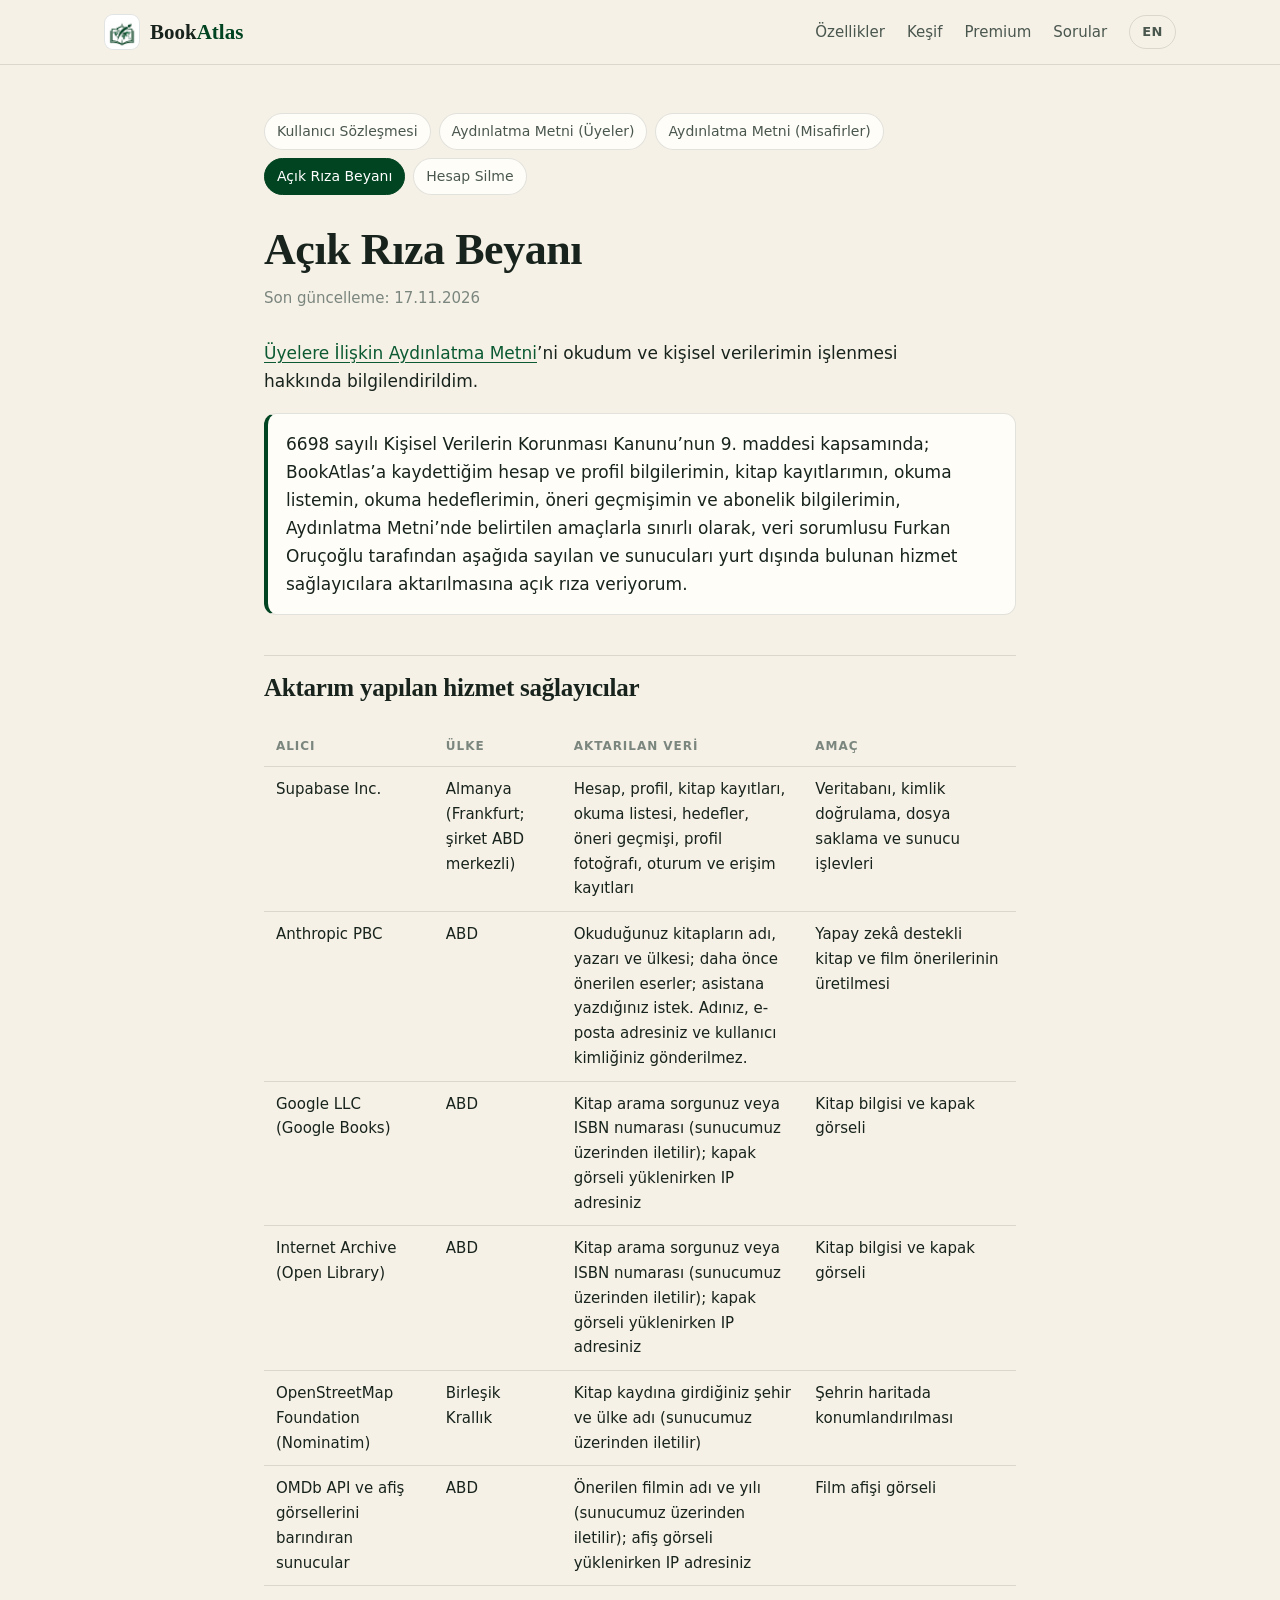
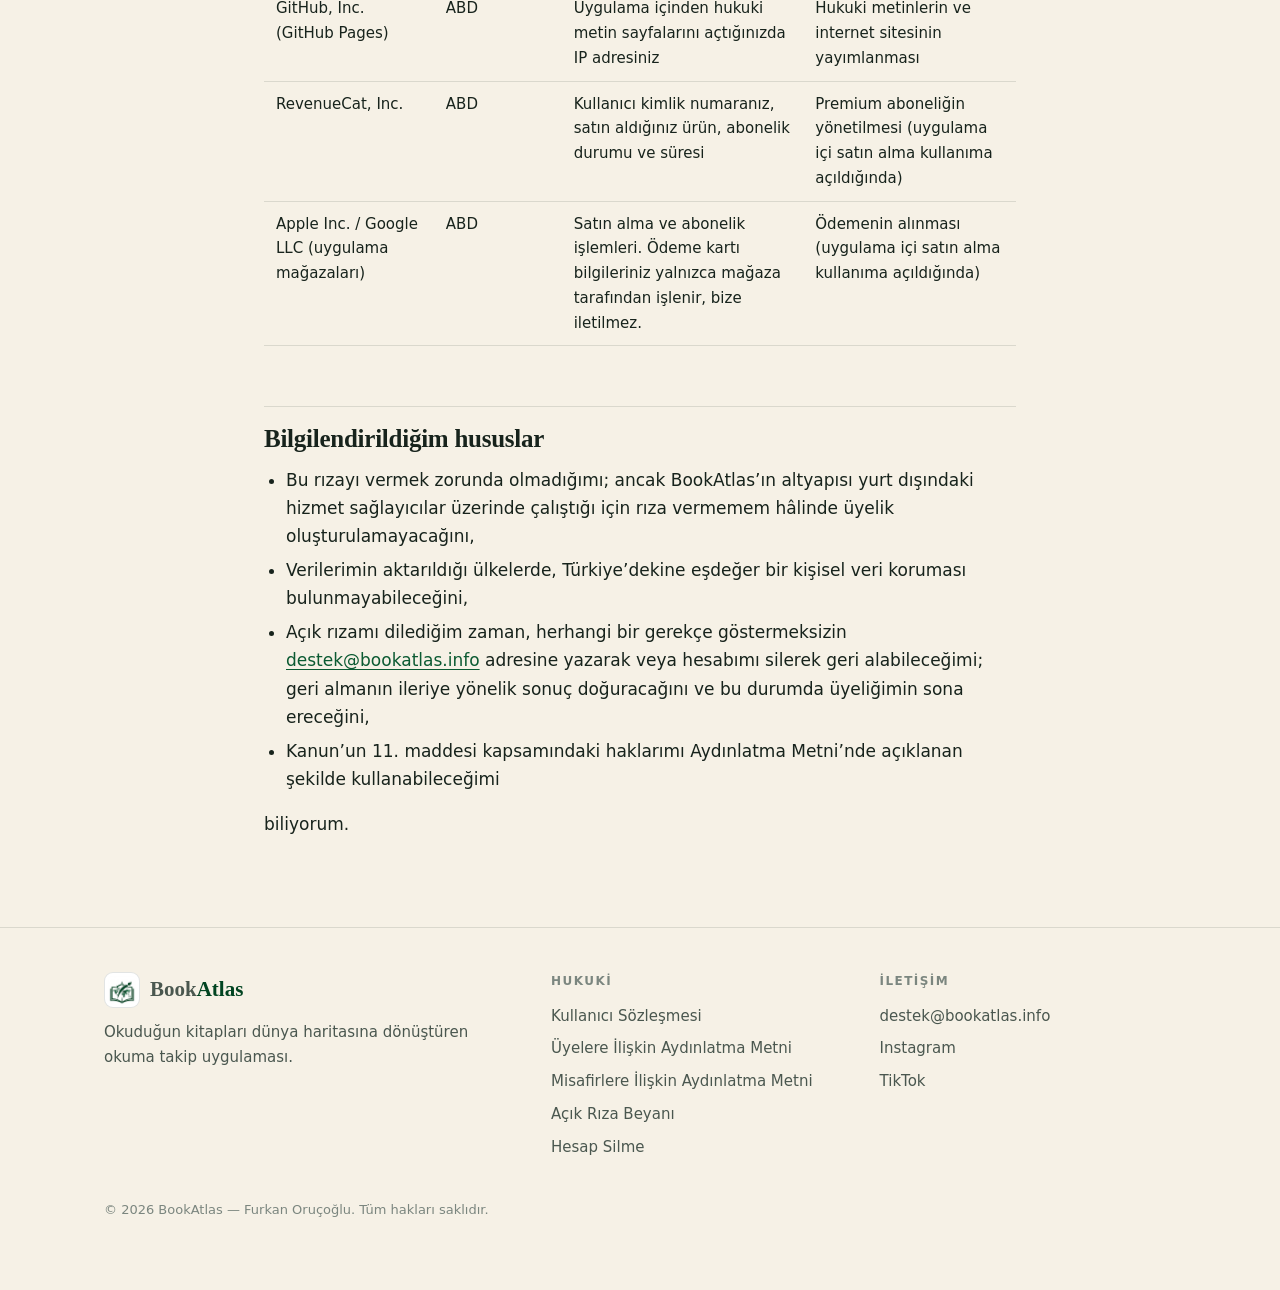
<file: tr/acik-riza-beyani.html>
<!DOCTYPE html>
<html lang="tr">
<head>
<meta charset="utf-8">
<meta name="viewport" content="width=device-width, initial-scale=1">
<title>Açık Rıza Beyanı — BookAtlas</title>
<meta name="description" content="BookAtlas üyelerinin kişisel verilerinin yurt dışına aktarılmasına ilişkin açık rıza beyanı.">
<meta property="og:title" content="Açık Rıza Beyanı — BookAtlas">
<meta property="og:description" content="BookAtlas üyelerinin kişisel verilerinin yurt dışına aktarılmasına ilişkin açık rıza beyanı.">
<meta property="og:type" content="website">
<meta property="og:image" content="../assets/logo.png">
<meta name="theme-color" content="#014421">
<link rel="icon" href="../assets/icon.png">
<link rel="stylesheet" href="../assets/site.css">
</head>
<body>
<a class="skip" href="#main">İçeriğe geç</a>

<header class="nav">
  <div class="wrap">
    <a class="brand" href="../tr/"><img src="../assets/icon.png" alt="" width="36" height="36"><span>Book<b>Atlas</b></span></a>
    <nav class="nav-links" aria-label="BookAtlas">
      <a href="../tr/#features">Özellikler</a><a href="../tr/#discover">Keşif</a><a href="../tr/#premium">Premium</a><a href="../tr/#faq">Sorular</a>
      <a class="lang" href="../explicit_consent.html?lang=en" lang="en" aria-label="English">EN</a>
    </nav>
  </div>
</header>
<main id="main">

<article class="doc">
  <div class="wrap">
    <nav class="doc-nav" aria-label="Hukuki"><a href="kullanici-sozlesmesi.html">Kullanıcı Sözleşmesi</a><a href="aydinlatma-metni-uyeler.html">Aydınlatma Metni (Üyeler)</a><a href="aydinlatma-metni-misafirler.html">Aydınlatma Metni (Misafirler)</a><a href="acik-riza-beyani.html" aria-current="page">Açık Rıza Beyanı</a><a href="hesap-silme.html">Hesap Silme</a></nav>
    <h1>Açık Rıza Beyanı</h1>
    <p class="meta">Son güncelleme: 17.11.2026</p>
    
<p><a href="aydinlatma-metni-uyeler.html">Üyelere İlişkin Aydınlatma Metni</a>’ni okudum ve kişisel verilerimin işlenmesi hakkında bilgilendirildim.</p>

<div class="box">
  <p>6698 sayılı Kişisel Verilerin Korunması Kanunu’nun 9. maddesi kapsamında; BookAtlas’a kaydettiğim hesap ve profil bilgilerimin, kitap kayıtlarımın, okuma listemin, okuma hedeflerimin, öneri geçmişimin ve abonelik bilgilerimin, Aydınlatma Metni’nde belirtilen amaçlarla sınırlı olarak, veri sorumlusu Furkan Oruçoğlu tarafından aşağıda sayılan ve sunucuları yurt dışında bulunan hizmet sağlayıcılara aktarılmasına açık rıza veriyorum.</p>
</div>

<h2>Aktarım yapılan hizmet sağlayıcılar</h2>

<div class="table-scroll">
<table>
  <thead>
    <tr><th>Alıcı</th><th>Ülke</th><th>Aktarılan veri</th><th>Amaç</th></tr>
  </thead>
  <tbody>
    <tr><td>Supabase Inc.</td><td>Almanya (Frankfurt; şirket ABD merkezli)</td><td>Hesap, profil, kitap kayıtları, okuma listesi, hedefler, öneri geçmişi, profil fotoğrafı, oturum ve erişim kayıtları</td><td>Veritabanı, kimlik doğrulama, dosya saklama ve sunucu işlevleri</td></tr>
    <tr><td>Anthropic PBC</td><td>ABD</td><td>Okuduğunuz kitapların adı, yazarı ve ülkesi; daha önce önerilen eserler; asistana yazdığınız istek. Adınız, e-posta adresiniz ve kullanıcı kimliğiniz gönderilmez.</td><td>Yapay zekâ destekli kitap ve film önerilerinin üretilmesi</td></tr>
    <tr><td>Google LLC (Google Books)</td><td>ABD</td><td>Kitap arama sorgunuz veya ISBN numarası (sunucumuz üzerinden iletilir); kapak görseli yüklenirken IP adresiniz</td><td>Kitap bilgisi ve kapak görseli</td></tr>
    <tr><td>Internet Archive (Open Library)</td><td>ABD</td><td>Kitap arama sorgunuz veya ISBN numarası (sunucumuz üzerinden iletilir); kapak görseli yüklenirken IP adresiniz</td><td>Kitap bilgisi ve kapak görseli</td></tr>
    <tr><td>OpenStreetMap Foundation (Nominatim)</td><td>Birleşik Krallık</td><td>Kitap kaydına girdiğiniz şehir ve ülke adı (sunucumuz üzerinden iletilir)</td><td>Şehrin haritada konumlandırılması</td></tr>
    <tr><td>OMDb API ve afiş görsellerini barındıran sunucular</td><td>ABD</td><td>Önerilen filmin adı ve yılı (sunucumuz üzerinden iletilir); afiş görseli yüklenirken IP adresiniz</td><td>Film afişi görseli</td></tr>
    <tr><td>GitHub, Inc. (GitHub Pages)</td><td>ABD</td><td>Uygulama içinden hukuki metin sayfalarını açtığınızda IP adresiniz</td><td>Hukuki metinlerin ve internet sitesinin yayımlanması</td></tr>
    <tr><td>RevenueCat, Inc.</td><td>ABD</td><td>Kullanıcı kimlik numaranız, satın aldığınız ürün, abonelik durumu ve süresi</td><td>Premium aboneliğin yönetilmesi (uygulama içi satın alma kullanıma açıldığında)</td></tr>
    <tr><td>Apple Inc. / Google LLC (uygulama mağazaları)</td><td>ABD</td><td>Satın alma ve abonelik işlemleri. Ödeme kartı bilgileriniz yalnızca mağaza tarafından işlenir, bize iletilmez.</td><td>Ödemenin alınması (uygulama içi satın alma kullanıma açıldığında)</td></tr>
  </tbody>
</table>
</div>

<h2>Bilgilendirildiğim hususlar</h2>
<ul>
  <li>Bu rızayı vermek zorunda olmadığımı; ancak BookAtlas’ın altyapısı yurt dışındaki hizmet sağlayıcılar üzerinde çalıştığı için rıza vermemem hâlinde üyelik oluşturulamayacağını,</li>
  <li>Verilerimin aktarıldığı ülkelerde, Türkiye’dekine eşdeğer bir kişisel veri koruması bulunmayabileceğini,</li>
  <li>Açık rızamı dilediğim zaman, herhangi bir gerekçe göstermeksizin <a href="mailto:destek@bookatlas.info">destek@bookatlas.info</a> adresine yazarak veya hesabımı silerek geri alabileceğimi; geri almanın ileriye yönelik sonuç doğuracağını ve bu durumda üyeliğimin sona ereceğini,</li>
  <li>Kanun’un 11. maddesi kapsamındaki haklarımı Aydınlatma Metni’nde açıklanan şekilde kullanabileceğimi</li>
</ul>
<p>biliyorum.</p>

  </div>
</article>

</main>
<footer class="footer">
  <div class="wrap">
    <div>
      <a class="brand" href="../tr/"><img src="../assets/icon.png" alt="" width="36" height="36"><span>Book<b>Atlas</b></span></a>
      <p style="margin-top:12px;max-width:26em">Okuduğun kitapları dünya haritasına dönüştüren okuma takip uygulaması.</p>
    </div>
    <div>
      <h4>Hukuki</h4>
      <ul><li><a href="../tr/kullanici-sozlesmesi.html">Kullanıcı Sözleşmesi</a></li><li><a href="../tr/aydinlatma-metni-uyeler.html">Üyelere İlişkin Aydınlatma Metni</a></li><li><a href="../tr/aydinlatma-metni-misafirler.html">Misafirlere İlişkin Aydınlatma Metni</a></li><li><a href="../tr/acik-riza-beyani.html">Açık Rıza Beyanı</a></li><li><a href="../tr/hesap-silme.html">Hesap Silme</a></li></ul>
    </div>
    <div>
      <h4>İletişim</h4>
      <ul>
        <li><a href="mailto:destek@bookatlas.info">destek@bookatlas.info</a></li>
        <li><a href="https://www.instagram.com/bookatlasapp/" rel="noopener">Instagram</a></li><li><a href="https://www.tiktok.com/@bookatlasapp" rel="noopener">TikTok</a></li>
      </ul>
    </div>
    <p class="fine">© 2026 BookAtlas — Furkan Oruçoğlu. Tüm hakları saklıdır.</p>
  </div>
</footer>
</body>
</html>
</file>
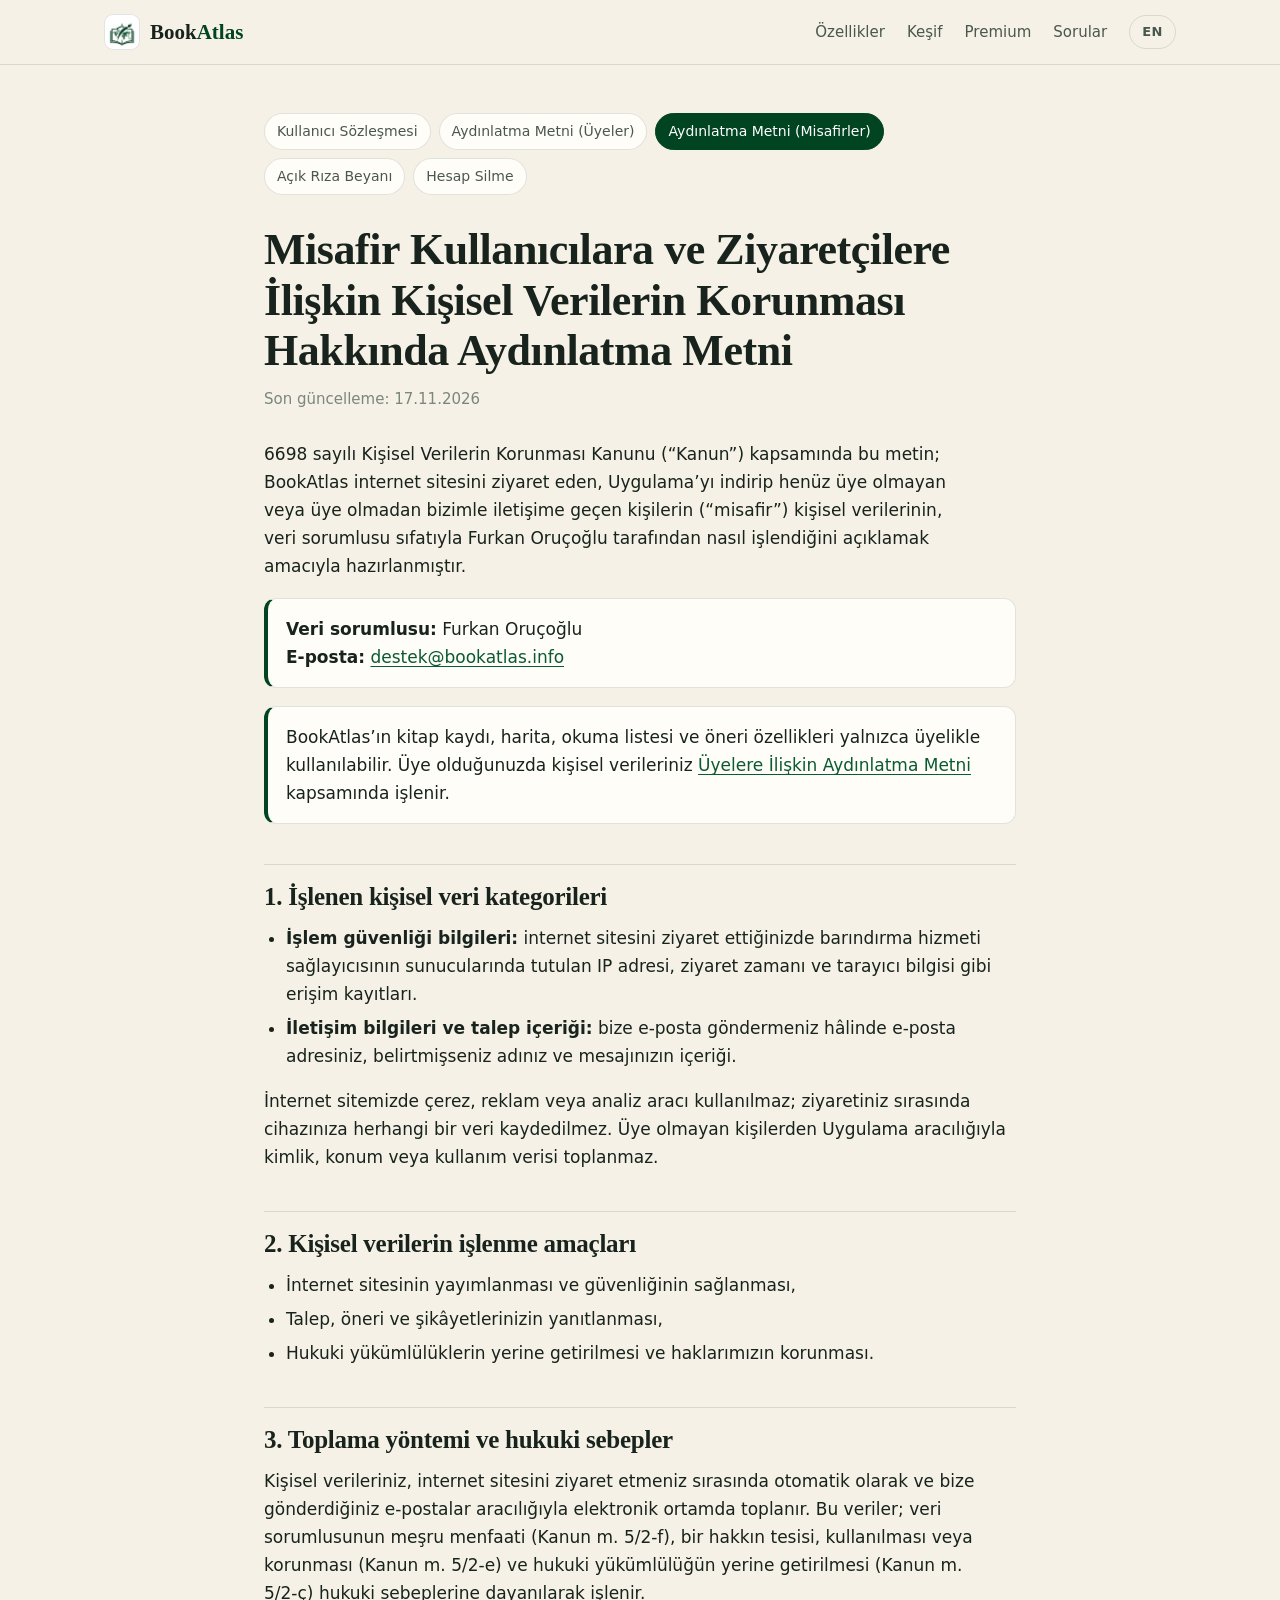
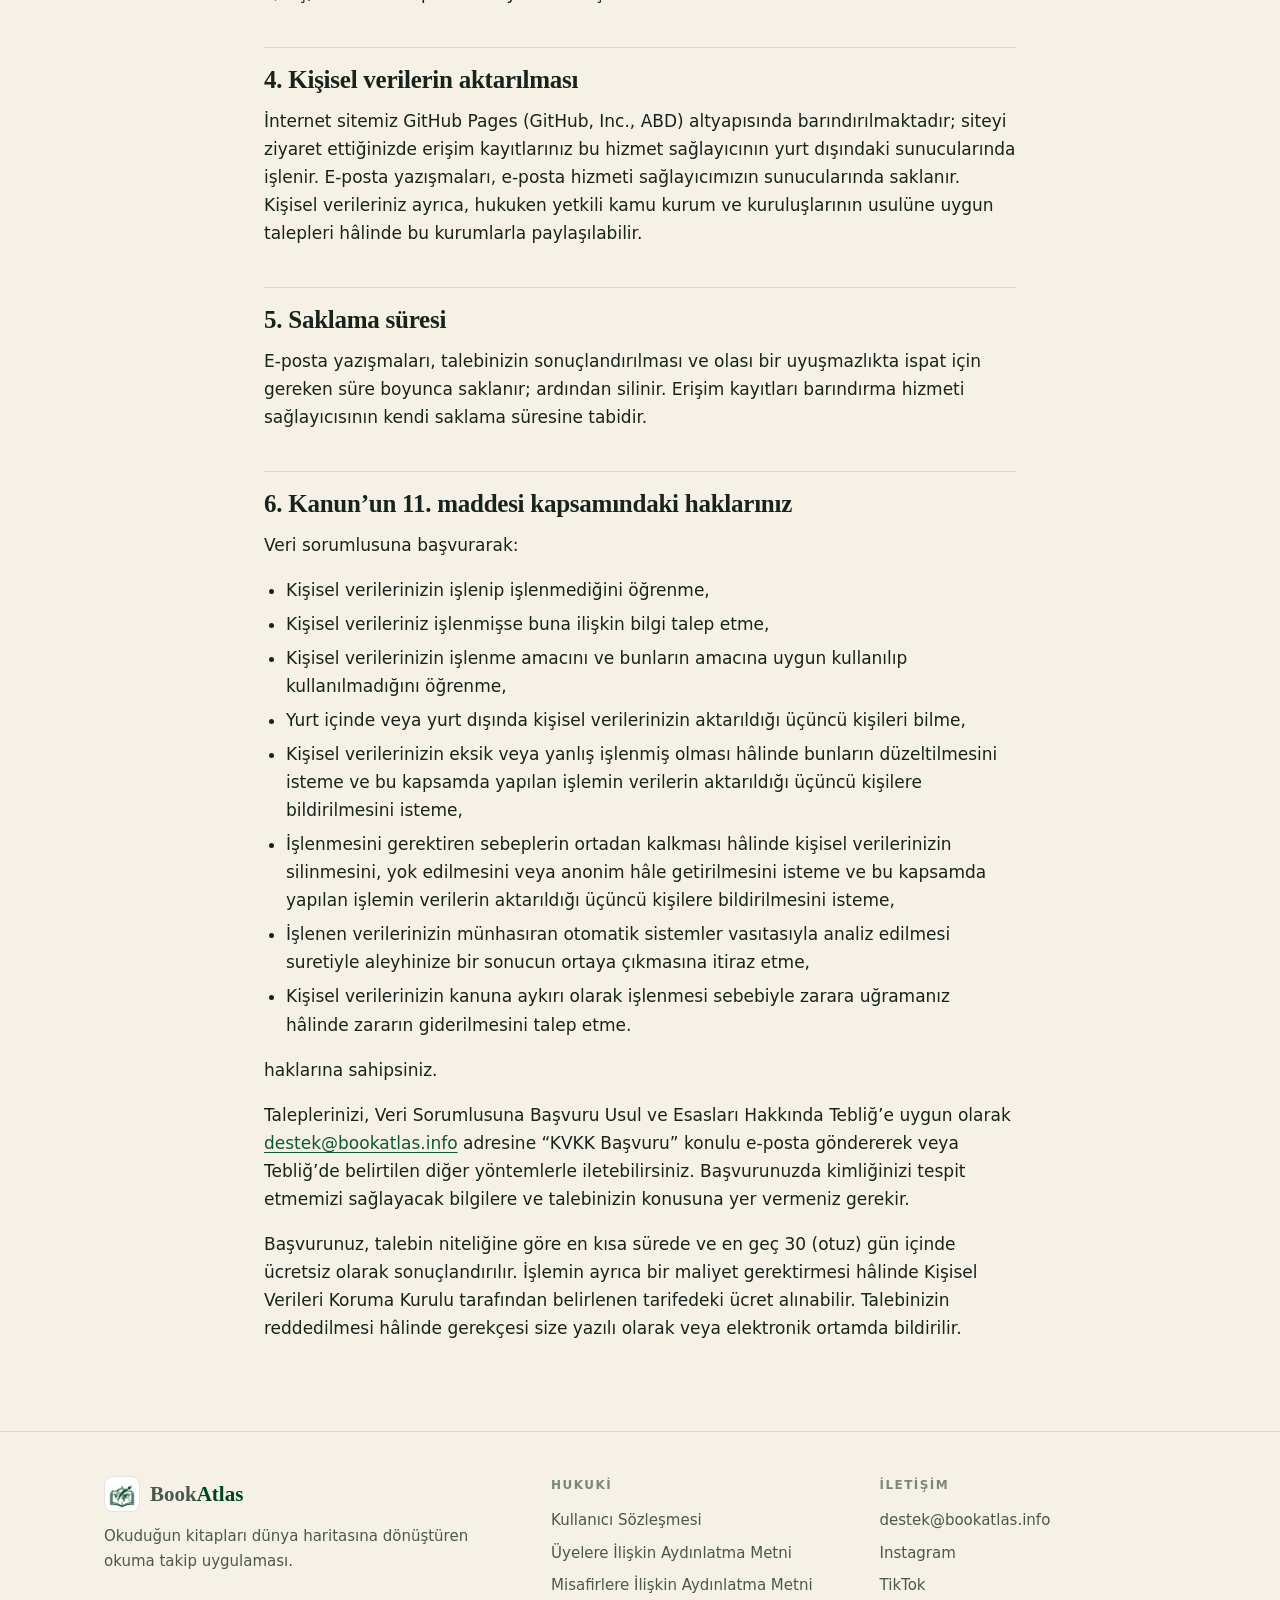
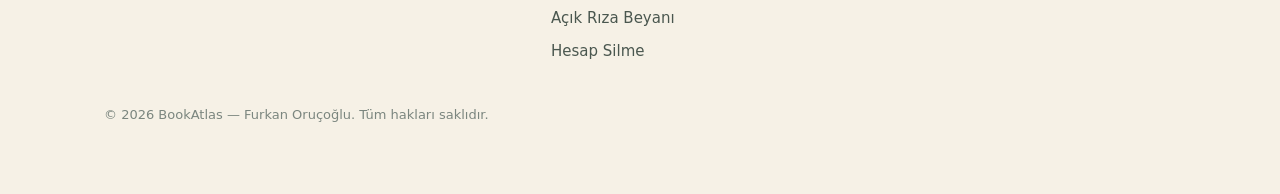
<file: tr/aydinlatma-metni-misafirler.html>
<!DOCTYPE html>
<html lang="tr">
<head>
<meta charset="utf-8">
<meta name="viewport" content="width=device-width, initial-scale=1">
<title>Misafirlere İlişkin Aydınlatma Metni — BookAtlas</title>
<meta name="description" content="BookAtlas internet sitesini ziyaret eden ve üye olmadan bizimle iletişime geçen kişilerin kişisel verilerine ilişkin aydınlatma metni.">
<meta property="og:title" content="Misafirlere İlişkin Aydınlatma Metni — BookAtlas">
<meta property="og:description" content="BookAtlas internet sitesini ziyaret eden ve üye olmadan bizimle iletişime geçen kişilerin kişisel verilerine ilişkin aydınlatma metni.">
<meta property="og:type" content="website">
<meta property="og:image" content="../assets/logo.png">
<meta name="theme-color" content="#014421">
<link rel="icon" href="../assets/icon.png">
<link rel="stylesheet" href="../assets/site.css">
</head>
<body>
<a class="skip" href="#main">İçeriğe geç</a>

<header class="nav">
  <div class="wrap">
    <a class="brand" href="../tr/"><img src="../assets/icon.png" alt="" width="36" height="36"><span>Book<b>Atlas</b></span></a>
    <nav class="nav-links" aria-label="BookAtlas">
      <a href="../tr/#features">Özellikler</a><a href="../tr/#discover">Keşif</a><a href="../tr/#premium">Premium</a><a href="../tr/#faq">Sorular</a>
      <a class="lang" href="../?lang=en" lang="en" aria-label="English">EN</a>
    </nav>
  </div>
</header>
<main id="main">

<article class="doc">
  <div class="wrap">
    <nav class="doc-nav" aria-label="Hukuki"><a href="kullanici-sozlesmesi.html">Kullanıcı Sözleşmesi</a><a href="aydinlatma-metni-uyeler.html">Aydınlatma Metni (Üyeler)</a><a href="aydinlatma-metni-misafirler.html" aria-current="page">Aydınlatma Metni (Misafirler)</a><a href="acik-riza-beyani.html">Açık Rıza Beyanı</a><a href="hesap-silme.html">Hesap Silme</a></nav>
    <h1>Misafir Kullanıcılara ve Ziyaretçilere İlişkin Kişisel Verilerin Korunması Hakkında Aydınlatma Metni</h1>
    <p class="meta">Son güncelleme: 17.11.2026</p>
    
<p>6698 sayılı Kişisel Verilerin Korunması Kanunu (“Kanun”) kapsamında bu metin; BookAtlas internet sitesini ziyaret eden, Uygulama’yı indirip henüz üye olmayan veya üye olmadan bizimle iletişime geçen kişilerin (“misafir”) kişisel verilerinin, veri sorumlusu sıfatıyla Furkan Oruçoğlu tarafından nasıl işlendiğini açıklamak amacıyla hazırlanmıştır.</p>

<div class="box">
  <p><strong>Veri sorumlusu:</strong> Furkan Oruçoğlu<br>
  
  <strong>E-posta:</strong> <a href="mailto:destek@bookatlas.info">destek@bookatlas.info</a></p>
</div>

<div class="box">
  <p>BookAtlas’ın kitap kaydı, harita, okuma listesi ve öneri özellikleri yalnızca üyelikle kullanılabilir. Üye olduğunuzda kişisel verileriniz <a href="aydinlatma-metni-uyeler.html">Üyelere İlişkin Aydınlatma Metni</a> kapsamında işlenir.</p>
</div>

<h2>1. İşlenen kişisel veri kategorileri</h2>
<ul>
  <li><strong>İşlem güvenliği bilgileri:</strong> internet sitesini ziyaret ettiğinizde barındırma hizmeti sağlayıcısının sunucularında tutulan IP adresi, ziyaret zamanı ve tarayıcı bilgisi gibi erişim kayıtları.</li>
  <li><strong>İletişim bilgileri ve talep içeriği:</strong> bize e-posta göndermeniz hâlinde e-posta adresiniz, belirtmişseniz adınız ve mesajınızın içeriği.</li>
</ul>
<p>İnternet sitemizde çerez, reklam veya analiz aracı kullanılmaz; ziyaretiniz sırasında cihazınıza herhangi bir veri kaydedilmez. Üye olmayan kişilerden Uygulama aracılığıyla kimlik, konum veya kullanım verisi toplanmaz.</p>

<h2>2. Kişisel verilerin işlenme amaçları</h2>
<ul>
  <li>İnternet sitesinin yayımlanması ve güvenliğinin sağlanması,</li>
  <li>Talep, öneri ve şikâyetlerinizin yanıtlanması,</li>
  <li>Hukuki yükümlülüklerin yerine getirilmesi ve haklarımızın korunması.</li>
</ul>

<h2>3. Toplama yöntemi ve hukuki sebepler</h2>
<p>Kişisel verileriniz, internet sitesini ziyaret etmeniz sırasında otomatik olarak ve bize gönderdiğiniz e-postalar aracılığıyla elektronik ortamda toplanır. Bu veriler; veri sorumlusunun meşru menfaati (Kanun m. 5/2-f), bir hakkın tesisi, kullanılması veya korunması (Kanun m. 5/2-e) ve hukuki yükümlülüğün yerine getirilmesi (Kanun m. 5/2-ç) hukuki sebeplerine dayanılarak işlenir.</p>

<h2>4. Kişisel verilerin aktarılması</h2>
<p>İnternet sitemiz GitHub Pages (GitHub, Inc., ABD) altyapısında barındırılmaktadır; siteyi ziyaret ettiğinizde erişim kayıtlarınız bu hizmet sağlayıcının yurt dışındaki sunucularında işlenir. E-posta yazışmaları, e-posta hizmeti sağlayıcımızın sunucularında saklanır. Kişisel verileriniz ayrıca, hukuken yetkili kamu kurum ve kuruluşlarının usulüne uygun talepleri hâlinde bu kurumlarla paylaşılabilir.</p>

<h2>5. Saklama süresi</h2>
<p>E-posta yazışmaları, talebinizin sonuçlandırılması ve olası bir uyuşmazlıkta ispat için gereken süre boyunca saklanır; ardından silinir. Erişim kayıtları barındırma hizmeti sağlayıcısının kendi saklama süresine tabidir.</p>

<h2>6. Kanun’un 11. maddesi kapsamındaki haklarınız</h2>
<p>Veri sorumlusuna başvurarak:</p>

<ul>
  <li>Kişisel verilerinizin işlenip işlenmediğini öğrenme,</li>
  <li>Kişisel verileriniz işlenmişse buna ilişkin bilgi talep etme,</li>
  <li>Kişisel verilerinizin işlenme amacını ve bunların amacına uygun kullanılıp kullanılmadığını öğrenme,</li>
  <li>Yurt içinde veya yurt dışında kişisel verilerinizin aktarıldığı üçüncü kişileri bilme,</li>
  <li>Kişisel verilerinizin eksik veya yanlış işlenmiş olması hâlinde bunların düzeltilmesini isteme ve bu kapsamda yapılan işlemin verilerin aktarıldığı üçüncü kişilere bildirilmesini isteme,</li>
  <li>İşlenmesini gerektiren sebeplerin ortadan kalkması hâlinde kişisel verilerinizin silinmesini, yok edilmesini veya anonim hâle getirilmesini isteme ve bu kapsamda yapılan işlemin verilerin aktarıldığı üçüncü kişilere bildirilmesini isteme,</li>
  <li>İşlenen verilerinizin münhasıran otomatik sistemler vasıtasıyla analiz edilmesi suretiyle aleyhinize bir sonucun ortaya çıkmasına itiraz etme,</li>
  <li>Kişisel verilerinizin kanuna aykırı olarak işlenmesi sebebiyle zarara uğramanız hâlinde zararın giderilmesini talep etme.</li>
</ul>

<p>haklarına sahipsiniz.</p>

<p>Taleplerinizi, Veri Sorumlusuna Başvuru Usul ve Esasları Hakkında Tebliğ’e uygun olarak <a href="mailto:destek@bookatlas.info">destek@bookatlas.info</a> adresine “KVKK Başvuru” konulu e-posta göndererek veya Tebliğ’de belirtilen diğer yöntemlerle iletebilirsiniz. Başvurunuzda kimliğinizi tespit etmemizi sağlayacak bilgilere ve talebinizin konusuna yer vermeniz gerekir.</p>
<p>Başvurunuz, talebin niteliğine göre en kısa sürede ve en geç 30 (otuz) gün içinde ücretsiz olarak sonuçlandırılır. İşlemin ayrıca bir maliyet gerektirmesi hâlinde Kişisel Verileri Koruma Kurulu tarafından belirlenen tarifedeki ücret alınabilir. Talebinizin reddedilmesi hâlinde gerekçesi size yazılı olarak veya elektronik ortamda bildirilir.</p>

  </div>
</article>

</main>
<footer class="footer">
  <div class="wrap">
    <div>
      <a class="brand" href="../tr/"><img src="../assets/icon.png" alt="" width="36" height="36"><span>Book<b>Atlas</b></span></a>
      <p style="margin-top:12px;max-width:26em">Okuduğun kitapları dünya haritasına dönüştüren okuma takip uygulaması.</p>
    </div>
    <div>
      <h4>Hukuki</h4>
      <ul><li><a href="../tr/kullanici-sozlesmesi.html">Kullanıcı Sözleşmesi</a></li><li><a href="../tr/aydinlatma-metni-uyeler.html">Üyelere İlişkin Aydınlatma Metni</a></li><li><a href="../tr/aydinlatma-metni-misafirler.html">Misafirlere İlişkin Aydınlatma Metni</a></li><li><a href="../tr/acik-riza-beyani.html">Açık Rıza Beyanı</a></li><li><a href="../tr/hesap-silme.html">Hesap Silme</a></li></ul>
    </div>
    <div>
      <h4>İletişim</h4>
      <ul>
        <li><a href="mailto:destek@bookatlas.info">destek@bookatlas.info</a></li>
        <li><a href="https://www.instagram.com/bookatlasapp/" rel="noopener">Instagram</a></li><li><a href="https://www.tiktok.com/@bookatlasapp" rel="noopener">TikTok</a></li>
      </ul>
    </div>
    <p class="fine">© 2026 BookAtlas — Furkan Oruçoğlu. Tüm hakları saklıdır.</p>
  </div>
</footer>
</body>
</html>
</file>
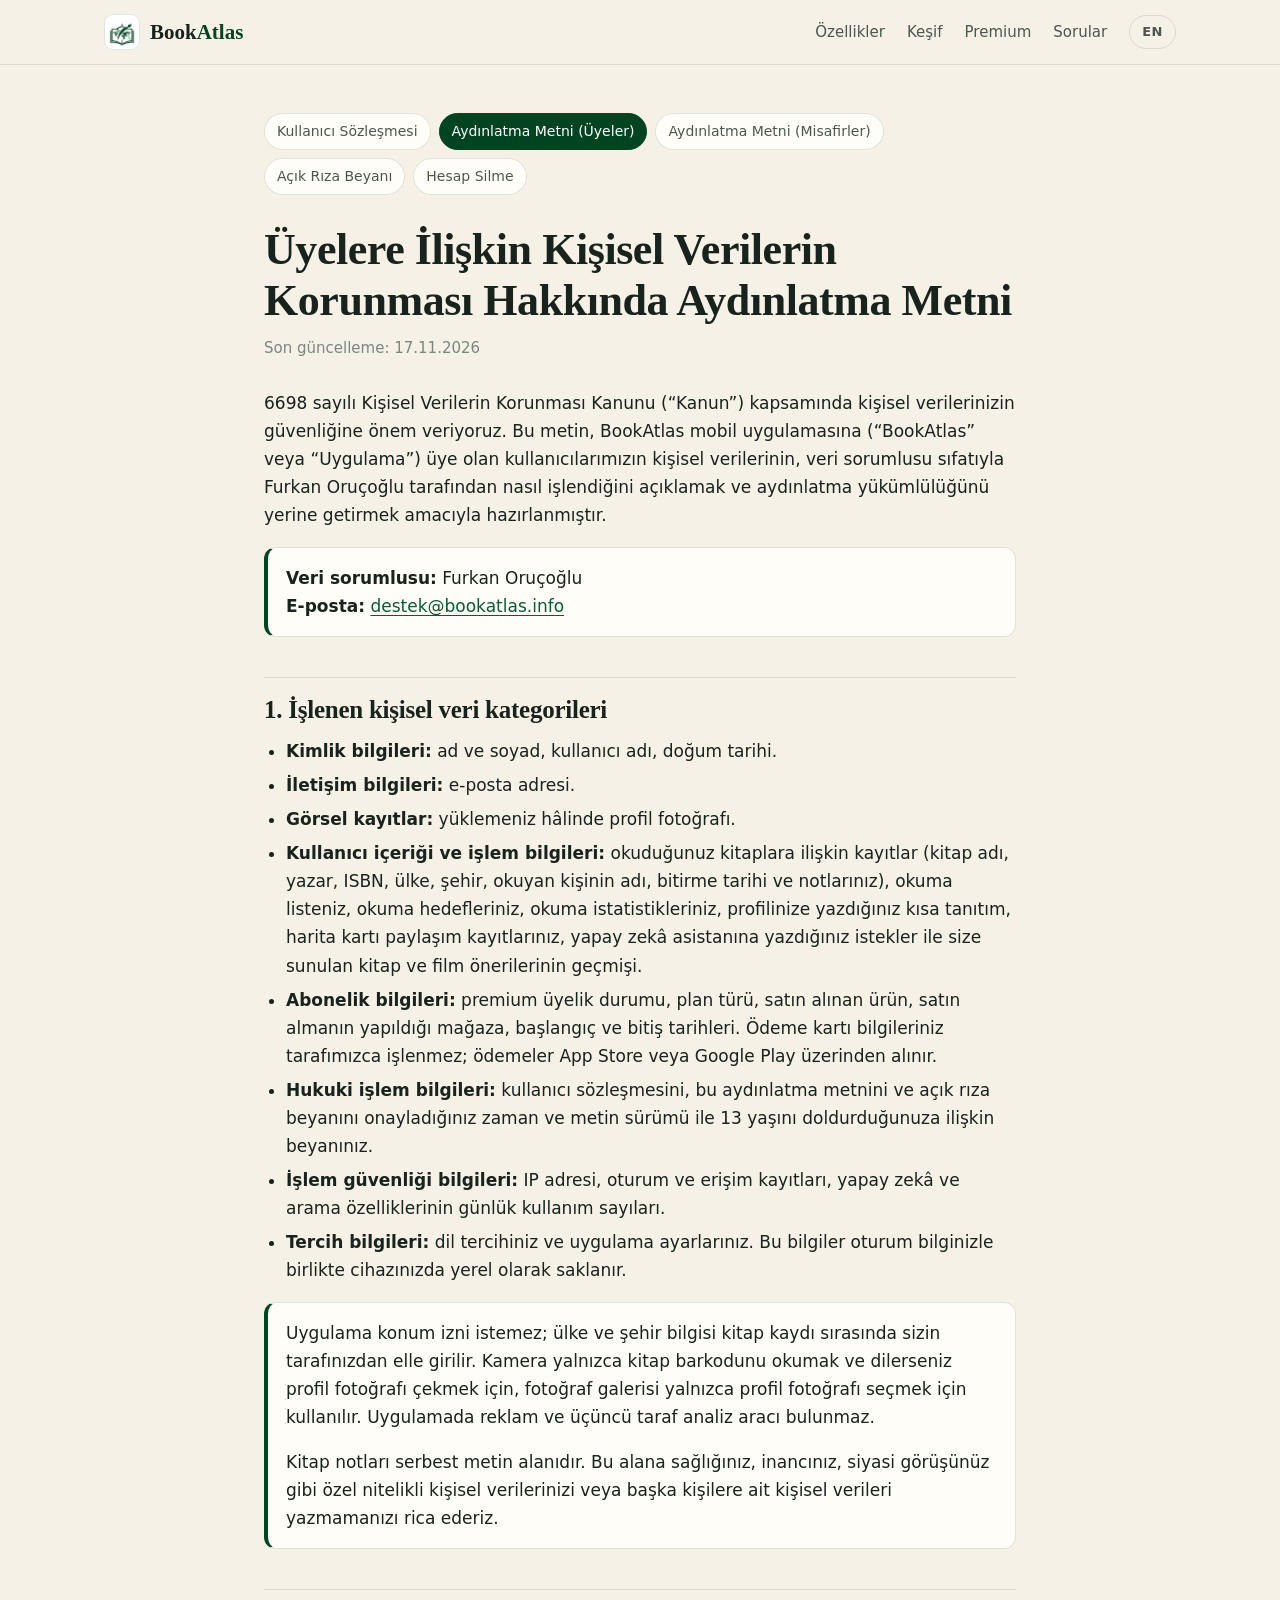
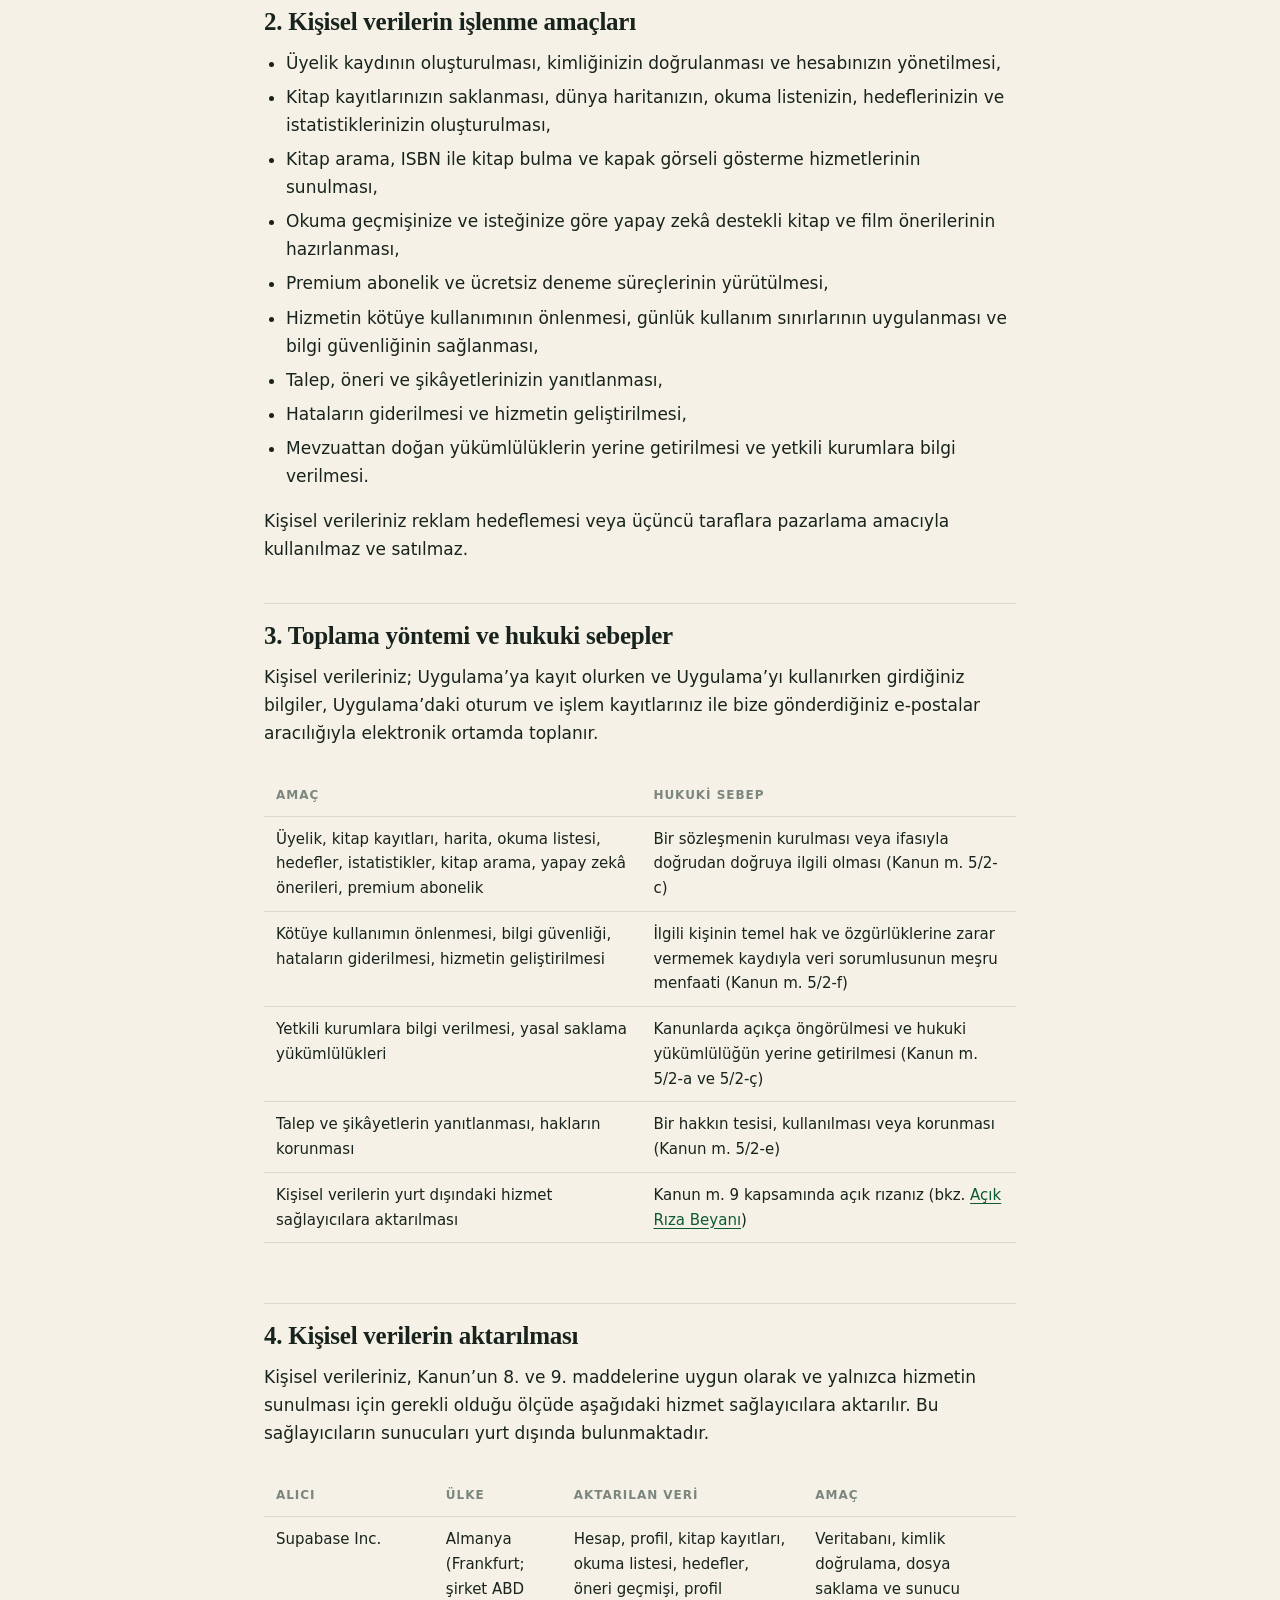
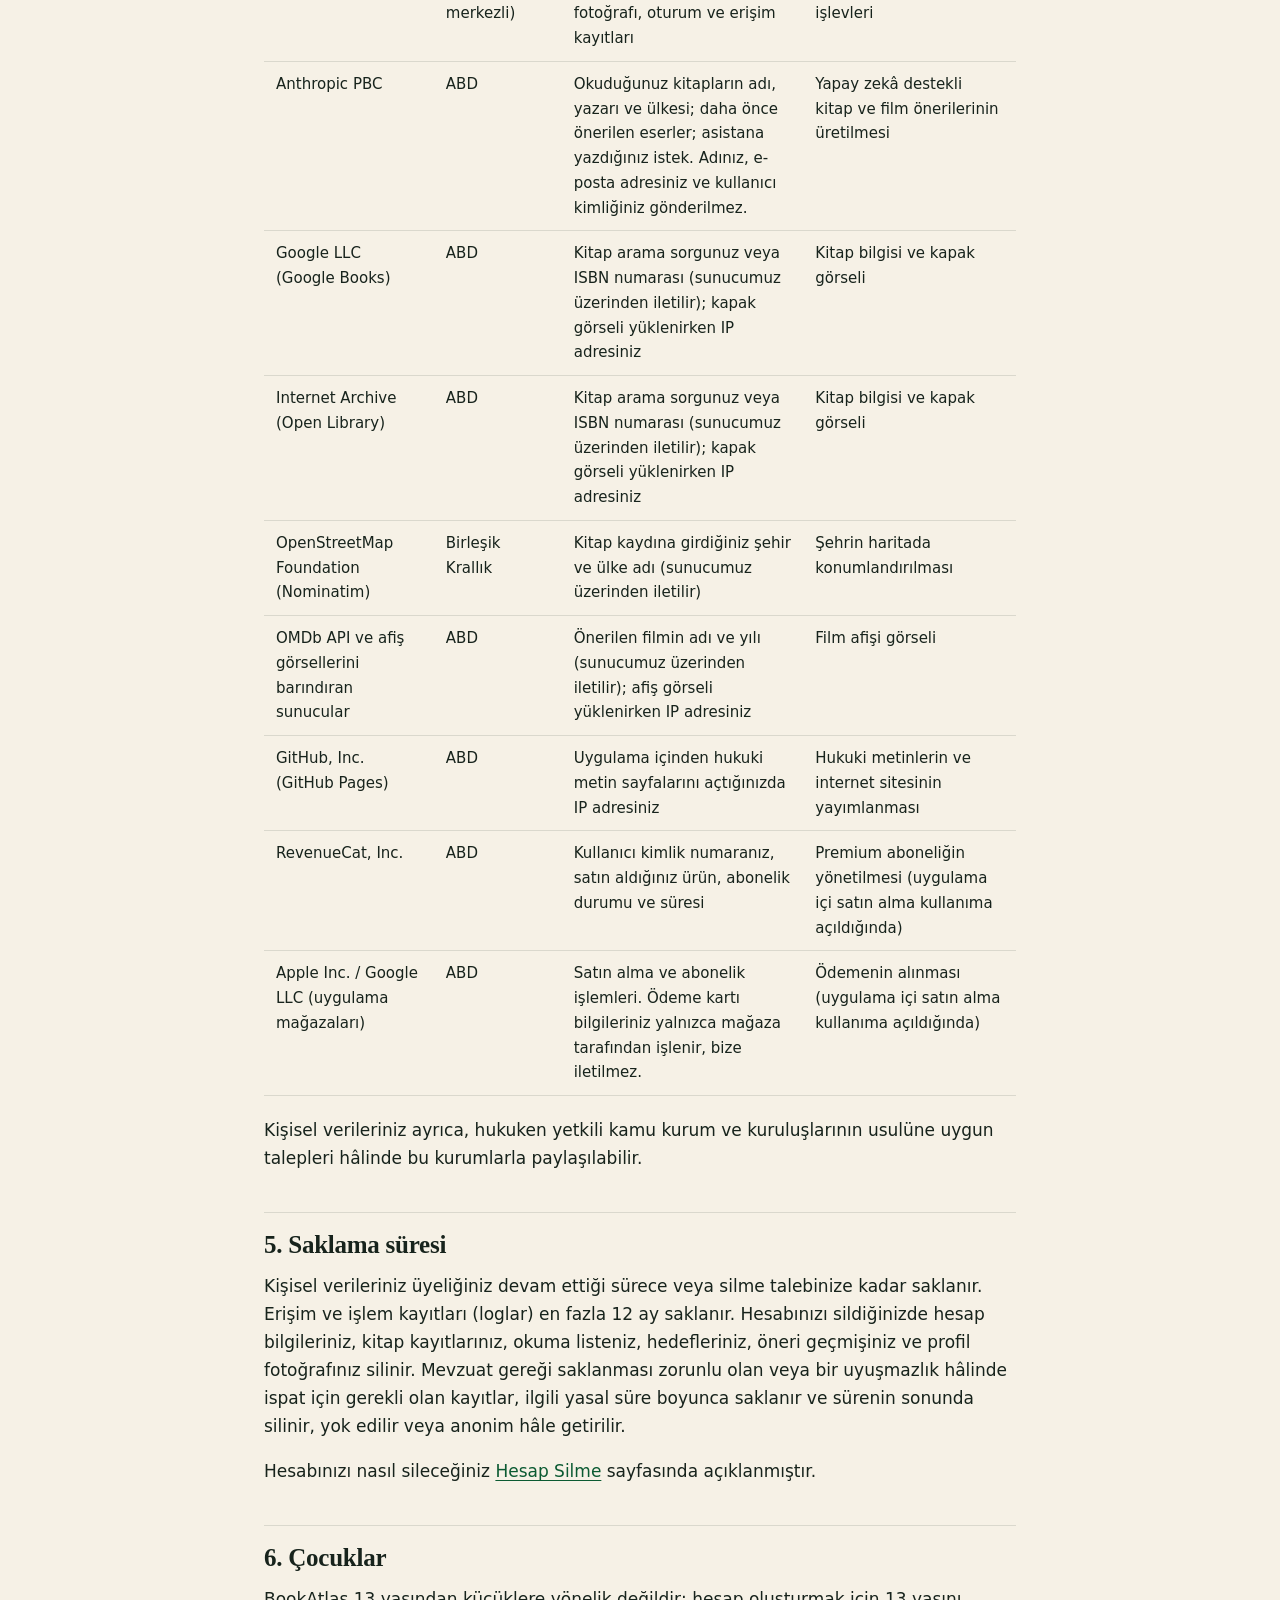
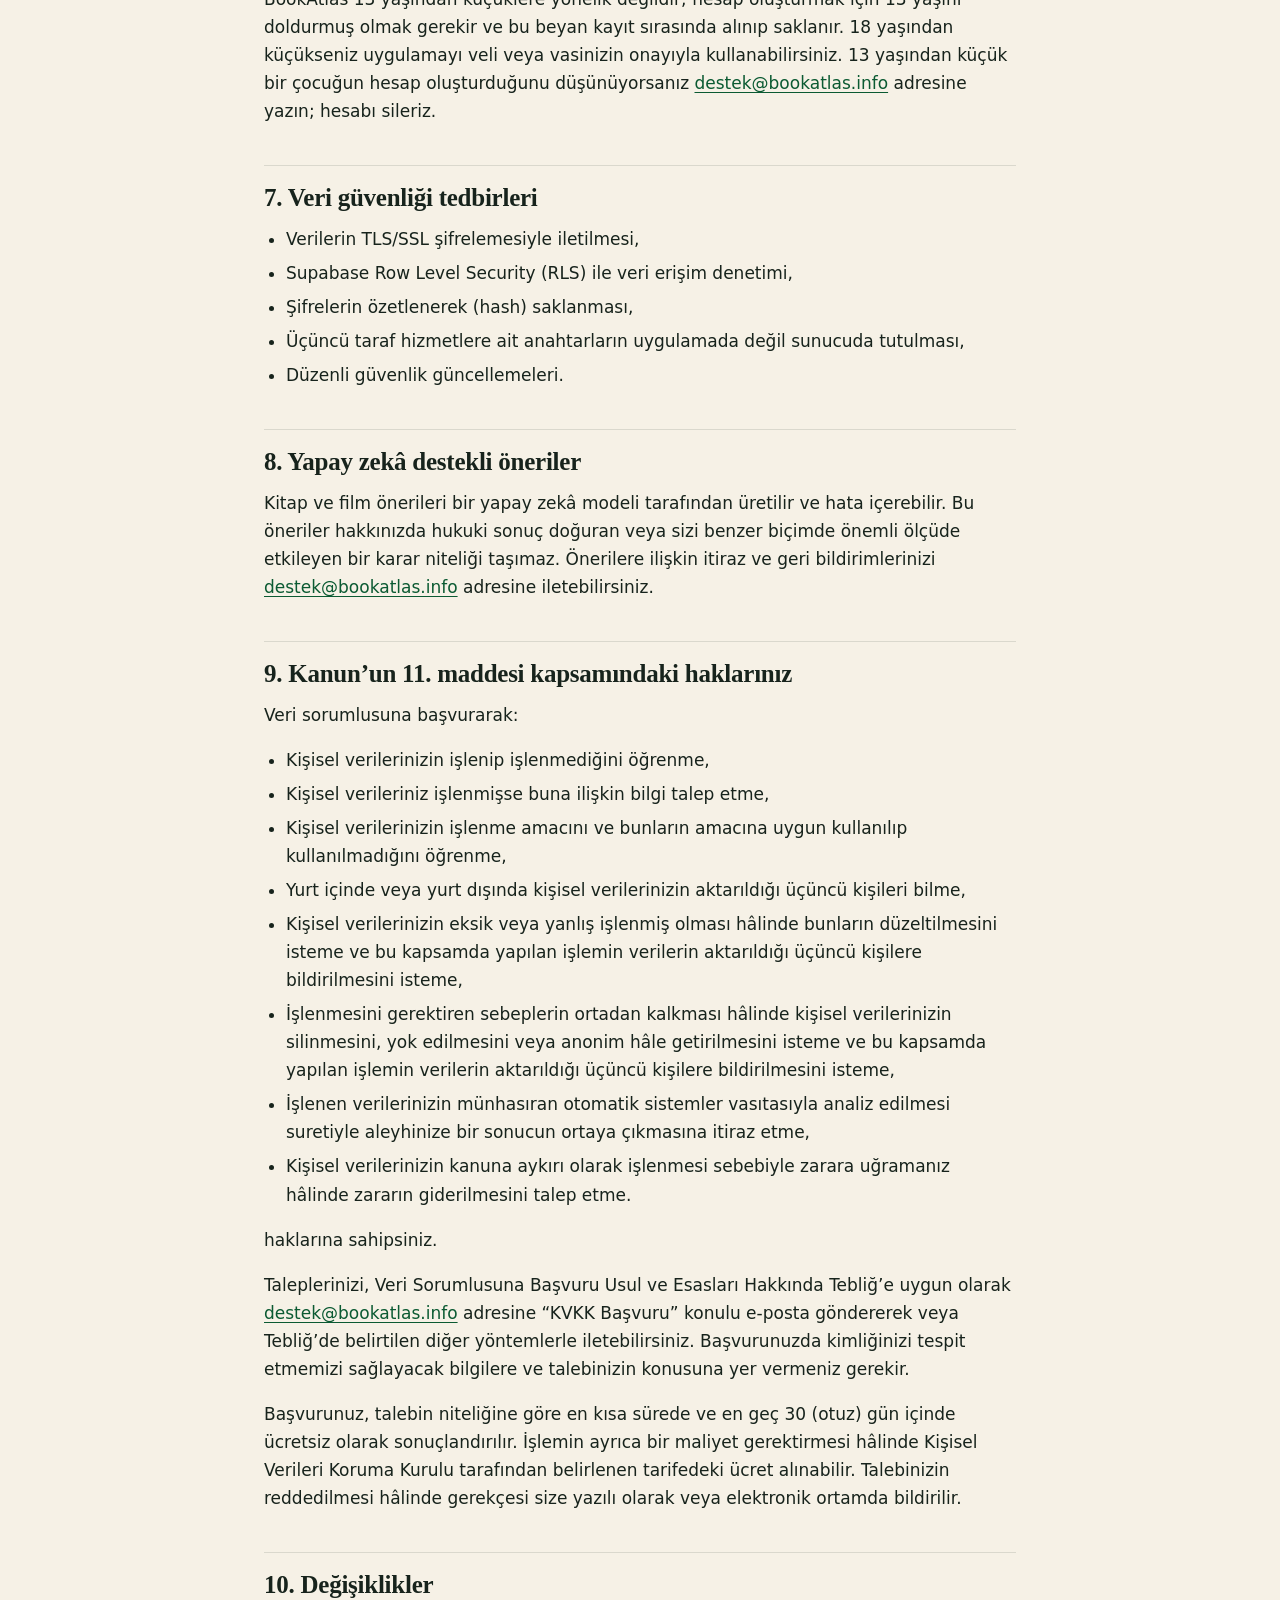
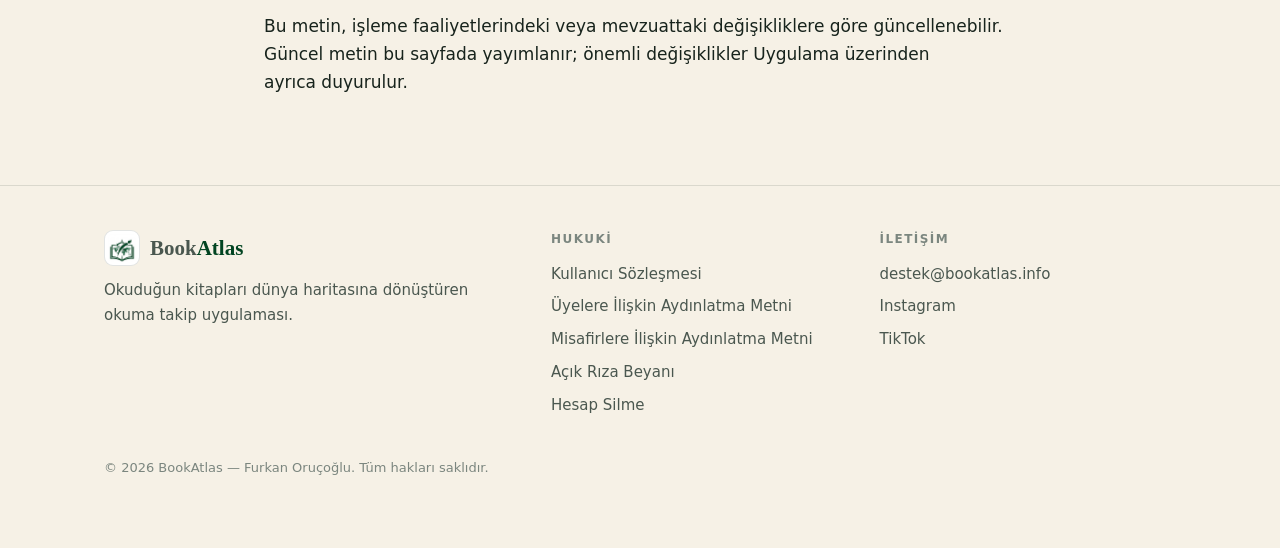
<file: tr/aydinlatma-metni-uyeler.html>
<!DOCTYPE html>
<html lang="tr">
<head>
<meta charset="utf-8">
<meta name="viewport" content="width=device-width, initial-scale=1">
<title>Üyelere İlişkin Aydınlatma Metni — BookAtlas</title>
<meta name="description" content="BookAtlas üyelerinin kişisel verilerinin 6698 sayılı Kanun kapsamında nasıl işlendiğine ilişkin aydınlatma metni.">
<meta property="og:title" content="Üyelere İlişkin Aydınlatma Metni — BookAtlas">
<meta property="og:description" content="BookAtlas üyelerinin kişisel verilerinin 6698 sayılı Kanun kapsamında nasıl işlendiğine ilişkin aydınlatma metni.">
<meta property="og:type" content="website">
<meta property="og:image" content="../assets/logo.png">
<meta name="theme-color" content="#014421">
<link rel="icon" href="../assets/icon.png">
<link rel="stylesheet" href="../assets/site.css">
</head>
<body>
<a class="skip" href="#main">İçeriğe geç</a>

<header class="nav">
  <div class="wrap">
    <a class="brand" href="../tr/"><img src="../assets/icon.png" alt="" width="36" height="36"><span>Book<b>Atlas</b></span></a>
    <nav class="nav-links" aria-label="BookAtlas">
      <a href="../tr/#features">Özellikler</a><a href="../tr/#discover">Keşif</a><a href="../tr/#premium">Premium</a><a href="../tr/#faq">Sorular</a>
      <a class="lang" href="../privacy_policy.html?lang=en" lang="en" aria-label="English">EN</a>
    </nav>
  </div>
</header>
<main id="main">

<article class="doc">
  <div class="wrap">
    <nav class="doc-nav" aria-label="Hukuki"><a href="kullanici-sozlesmesi.html">Kullanıcı Sözleşmesi</a><a href="aydinlatma-metni-uyeler.html" aria-current="page">Aydınlatma Metni (Üyeler)</a><a href="aydinlatma-metni-misafirler.html">Aydınlatma Metni (Misafirler)</a><a href="acik-riza-beyani.html">Açık Rıza Beyanı</a><a href="hesap-silme.html">Hesap Silme</a></nav>
    <h1>Üyelere İlişkin Kişisel Verilerin Korunması Hakkında Aydınlatma Metni</h1>
    <p class="meta">Son güncelleme: 17.11.2026</p>
    
<p>6698 sayılı Kişisel Verilerin Korunması Kanunu (“Kanun”) kapsamında kişisel verilerinizin güvenliğine önem veriyoruz. Bu metin, BookAtlas mobil uygulamasına (“BookAtlas” veya “Uygulama”) üye olan kullanıcılarımızın kişisel verilerinin, veri sorumlusu sıfatıyla Furkan Oruçoğlu tarafından nasıl işlendiğini açıklamak ve aydınlatma yükümlülüğünü yerine getirmek amacıyla hazırlanmıştır.</p>

<div class="box">
  <p><strong>Veri sorumlusu:</strong> Furkan Oruçoğlu<br>
  
  <strong>E-posta:</strong> <a href="mailto:destek@bookatlas.info">destek@bookatlas.info</a></p>
</div>

<h2>1. İşlenen kişisel veri kategorileri</h2>
<ul>
  <li><strong>Kimlik bilgileri:</strong> ad ve soyad, kullanıcı adı, doğum tarihi.</li>
  <li><strong>İletişim bilgileri:</strong> e-posta adresi.</li>
  <li><strong>Görsel kayıtlar:</strong> yüklemeniz hâlinde profil fotoğrafı.</li>
  <li><strong>Kullanıcı içeriği ve işlem bilgileri:</strong> okuduğunuz kitaplara ilişkin kayıtlar (kitap adı, yazar, ISBN, ülke, şehir, okuyan kişinin adı, bitirme tarihi ve notlarınız), okuma listeniz, okuma hedefleriniz, okuma istatistikleriniz, profilinize yazdığınız kısa tanıtım, harita kartı paylaşım kayıtlarınız, yapay zekâ asistanına yazdığınız istekler ile size sunulan kitap ve film önerilerinin geçmişi.</li>
  <li><strong>Abonelik bilgileri:</strong> premium üyelik durumu, plan türü, satın alınan ürün, satın almanın yapıldığı mağaza, başlangıç ve bitiş tarihleri. Ödeme kartı bilgileriniz tarafımızca işlenmez; ödemeler App Store veya Google Play üzerinden alınır.</li>
  <li><strong>Hukuki işlem bilgileri:</strong> kullanıcı sözleşmesini, bu aydınlatma metnini ve açık rıza beyanını onayladığınız zaman ve metin sürümü ile 13 yaşını doldurduğunuza ilişkin beyanınız.</li>
  <li><strong>İşlem güvenliği bilgileri:</strong> IP adresi, oturum ve erişim kayıtları, yapay zekâ ve arama özelliklerinin günlük kullanım sayıları.</li>
  <li><strong>Tercih bilgileri:</strong> dil tercihiniz ve uygulama ayarlarınız. Bu bilgiler oturum bilginizle birlikte cihazınızda yerel olarak saklanır.</li>
</ul>
<div class="box">
  <p>Uygulama konum izni istemez; ülke ve şehir bilgisi kitap kaydı sırasında sizin tarafınızdan elle girilir. Kamera yalnızca kitap barkodunu okumak ve dilerseniz profil fotoğrafı çekmek için, fotoğraf galerisi yalnızca profil fotoğrafı seçmek için kullanılır. Uygulamada reklam ve üçüncü taraf analiz aracı bulunmaz.</p>
  <p>Kitap notları serbest metin alanıdır. Bu alana sağlığınız, inancınız, siyasi görüşünüz gibi özel nitelikli kişisel verilerinizi veya başka kişilere ait kişisel verileri yazmamanızı rica ederiz.</p>
</div>

<h2>2. Kişisel verilerin işlenme amaçları</h2>
<ul>
  <li>Üyelik kaydının oluşturulması, kimliğinizin doğrulanması ve hesabınızın yönetilmesi,</li>
  <li>Kitap kayıtlarınızın saklanması, dünya haritanızın, okuma listenizin, hedeflerinizin ve istatistiklerinizin oluşturulması,</li>
  <li>Kitap arama, ISBN ile kitap bulma ve kapak görseli gösterme hizmetlerinin sunulması,</li>
  <li>Okuma geçmişinize ve isteğinize göre yapay zekâ destekli kitap ve film önerilerinin hazırlanması,</li>
  <li>Premium abonelik ve ücretsiz deneme süreçlerinin yürütülmesi,</li>
  <li>Hizmetin kötüye kullanımının önlenmesi, günlük kullanım sınırlarının uygulanması ve bilgi güvenliğinin sağlanması,</li>
  <li>Talep, öneri ve şikâyetlerinizin yanıtlanması,</li>
  <li>Hataların giderilmesi ve hizmetin geliştirilmesi,</li>
  <li>Mevzuattan doğan yükümlülüklerin yerine getirilmesi ve yetkili kurumlara bilgi verilmesi.</li>
</ul>
<p>Kişisel verileriniz reklam hedeflemesi veya üçüncü taraflara pazarlama amacıyla kullanılmaz ve satılmaz.</p>

<h2>3. Toplama yöntemi ve hukuki sebepler</h2>
<p>Kişisel verileriniz; Uygulama’ya kayıt olurken ve Uygulama’yı kullanırken girdiğiniz bilgiler, Uygulama’daki oturum ve işlem kayıtlarınız ile bize gönderdiğiniz e-postalar aracılığıyla elektronik ortamda toplanır.</p>
<div class="table-scroll">
<table>
  <thead><tr><th>Amaç</th><th>Hukuki sebep</th></tr></thead>
  <tbody>
    <tr><td>Üyelik, kitap kayıtları, harita, okuma listesi, hedefler, istatistikler, kitap arama, yapay zekâ önerileri, premium abonelik</td><td>Bir sözleşmenin kurulması veya ifasıyla doğrudan doğruya ilgili olması (Kanun m. 5/2-c)</td></tr>
    <tr><td>Kötüye kullanımın önlenmesi, bilgi güvenliği, hataların giderilmesi, hizmetin geliştirilmesi</td><td>İlgili kişinin temel hak ve özgürlüklerine zarar vermemek kaydıyla veri sorumlusunun meşru menfaati (Kanun m. 5/2-f)</td></tr>
    <tr><td>Yetkili kurumlara bilgi verilmesi, yasal saklama yükümlülükleri</td><td>Kanunlarda açıkça öngörülmesi ve hukuki yükümlülüğün yerine getirilmesi (Kanun m. 5/2-a ve 5/2-ç)</td></tr>
    <tr><td>Talep ve şikâyetlerin yanıtlanması, hakların korunması</td><td>Bir hakkın tesisi, kullanılması veya korunması (Kanun m. 5/2-e)</td></tr>
    <tr><td>Kişisel verilerin yurt dışındaki hizmet sağlayıcılara aktarılması</td><td>Kanun m. 9 kapsamında açık rızanız (bkz. <a href="acik-riza-beyani.html">Açık Rıza Beyanı</a>)</td></tr>
  </tbody>
</table>
</div>

<h2>4. Kişisel verilerin aktarılması</h2>
<p>Kişisel verileriniz, Kanun’un 8. ve 9. maddelerine uygun olarak ve yalnızca hizmetin sunulması için gerekli olduğu ölçüde aşağıdaki hizmet sağlayıcılara aktarılır. Bu sağlayıcıların sunucuları yurt dışında bulunmaktadır.</p>

<div class="table-scroll">
<table>
  <thead>
    <tr><th>Alıcı</th><th>Ülke</th><th>Aktarılan veri</th><th>Amaç</th></tr>
  </thead>
  <tbody>
    <tr><td>Supabase Inc.</td><td>Almanya (Frankfurt; şirket ABD merkezli)</td><td>Hesap, profil, kitap kayıtları, okuma listesi, hedefler, öneri geçmişi, profil fotoğrafı, oturum ve erişim kayıtları</td><td>Veritabanı, kimlik doğrulama, dosya saklama ve sunucu işlevleri</td></tr>
    <tr><td>Anthropic PBC</td><td>ABD</td><td>Okuduğunuz kitapların adı, yazarı ve ülkesi; daha önce önerilen eserler; asistana yazdığınız istek. Adınız, e-posta adresiniz ve kullanıcı kimliğiniz gönderilmez.</td><td>Yapay zekâ destekli kitap ve film önerilerinin üretilmesi</td></tr>
    <tr><td>Google LLC (Google Books)</td><td>ABD</td><td>Kitap arama sorgunuz veya ISBN numarası (sunucumuz üzerinden iletilir); kapak görseli yüklenirken IP adresiniz</td><td>Kitap bilgisi ve kapak görseli</td></tr>
    <tr><td>Internet Archive (Open Library)</td><td>ABD</td><td>Kitap arama sorgunuz veya ISBN numarası (sunucumuz üzerinden iletilir); kapak görseli yüklenirken IP adresiniz</td><td>Kitap bilgisi ve kapak görseli</td></tr>
    <tr><td>OpenStreetMap Foundation (Nominatim)</td><td>Birleşik Krallık</td><td>Kitap kaydına girdiğiniz şehir ve ülke adı (sunucumuz üzerinden iletilir)</td><td>Şehrin haritada konumlandırılması</td></tr>
    <tr><td>OMDb API ve afiş görsellerini barındıran sunucular</td><td>ABD</td><td>Önerilen filmin adı ve yılı (sunucumuz üzerinden iletilir); afiş görseli yüklenirken IP adresiniz</td><td>Film afişi görseli</td></tr>
    <tr><td>GitHub, Inc. (GitHub Pages)</td><td>ABD</td><td>Uygulama içinden hukuki metin sayfalarını açtığınızda IP adresiniz</td><td>Hukuki metinlerin ve internet sitesinin yayımlanması</td></tr>
    <tr><td>RevenueCat, Inc.</td><td>ABD</td><td>Kullanıcı kimlik numaranız, satın aldığınız ürün, abonelik durumu ve süresi</td><td>Premium aboneliğin yönetilmesi (uygulama içi satın alma kullanıma açıldığında)</td></tr>
    <tr><td>Apple Inc. / Google LLC (uygulama mağazaları)</td><td>ABD</td><td>Satın alma ve abonelik işlemleri. Ödeme kartı bilgileriniz yalnızca mağaza tarafından işlenir, bize iletilmez.</td><td>Ödemenin alınması (uygulama içi satın alma kullanıma açıldığında)</td></tr>
  </tbody>
</table>
</div>

<p>Kişisel verileriniz ayrıca, hukuken yetkili kamu kurum ve kuruluşlarının usulüne uygun talepleri hâlinde bu kurumlarla paylaşılabilir.</p>

<h2>5. Saklama süresi</h2>
<p>Kişisel verileriniz üyeliğiniz devam ettiği sürece veya silme talebinize kadar saklanır. Erişim ve işlem kayıtları (loglar) en fazla 12 ay saklanır. Hesabınızı sildiğinizde hesap bilgileriniz, kitap kayıtlarınız, okuma listeniz, hedefleriniz, öneri geçmişiniz ve profil fotoğrafınız silinir. Mevzuat gereği saklanması zorunlu olan veya bir uyuşmazlık hâlinde ispat için gerekli olan kayıtlar, ilgili yasal süre boyunca saklanır ve sürenin sonunda silinir, yok edilir veya anonim hâle getirilir.</p>
<p>Hesabınızı nasıl sileceğiniz <a href="hesap-silme.html">Hesap Silme</a> sayfasında açıklanmıştır.</p>

<h2>6. Çocuklar</h2>
<p>BookAtlas 13 yaşından küçüklere yönelik değildir; hesap oluşturmak için 13 yaşını doldurmuş olmak gerekir ve bu beyan kayıt sırasında alınıp saklanır. 18 yaşından küçükseniz uygulamayı veli veya vasinizin onayıyla kullanabilirsiniz. 13 yaşından küçük bir çocuğun hesap oluşturduğunu düşünüyorsanız <a href="mailto:destek@bookatlas.info">destek@bookatlas.info</a> adresine yazın; hesabı sileriz.</p>

<h2>7. Veri güvenliği tedbirleri</h2>
<ul>
  <li>Verilerin TLS/SSL şifrelemesiyle iletilmesi,</li>
  <li>Supabase Row Level Security (RLS) ile veri erişim denetimi,</li>
  <li>Şifrelerin özetlenerek (hash) saklanması,</li>
  <li>Üçüncü taraf hizmetlere ait anahtarların uygulamada değil sunucuda tutulması,</li>
  <li>Düzenli güvenlik güncellemeleri.</li>
</ul>

<h2>8. Yapay zekâ destekli öneriler</h2>
<p>Kitap ve film önerileri bir yapay zekâ modeli tarafından üretilir ve hata içerebilir. Bu öneriler hakkınızda hukuki sonuç doğuran veya sizi benzer biçimde önemli ölçüde etkileyen bir karar niteliği taşımaz. Önerilere ilişkin itiraz ve geri bildirimlerinizi <a href="mailto:destek@bookatlas.info">destek@bookatlas.info</a> adresine iletebilirsiniz.</p>

<h2>9. Kanun’un 11. maddesi kapsamındaki haklarınız</h2>
<p>Veri sorumlusuna başvurarak:</p>

<ul>
  <li>Kişisel verilerinizin işlenip işlenmediğini öğrenme,</li>
  <li>Kişisel verileriniz işlenmişse buna ilişkin bilgi talep etme,</li>
  <li>Kişisel verilerinizin işlenme amacını ve bunların amacına uygun kullanılıp kullanılmadığını öğrenme,</li>
  <li>Yurt içinde veya yurt dışında kişisel verilerinizin aktarıldığı üçüncü kişileri bilme,</li>
  <li>Kişisel verilerinizin eksik veya yanlış işlenmiş olması hâlinde bunların düzeltilmesini isteme ve bu kapsamda yapılan işlemin verilerin aktarıldığı üçüncü kişilere bildirilmesini isteme,</li>
  <li>İşlenmesini gerektiren sebeplerin ortadan kalkması hâlinde kişisel verilerinizin silinmesini, yok edilmesini veya anonim hâle getirilmesini isteme ve bu kapsamda yapılan işlemin verilerin aktarıldığı üçüncü kişilere bildirilmesini isteme,</li>
  <li>İşlenen verilerinizin münhasıran otomatik sistemler vasıtasıyla analiz edilmesi suretiyle aleyhinize bir sonucun ortaya çıkmasına itiraz etme,</li>
  <li>Kişisel verilerinizin kanuna aykırı olarak işlenmesi sebebiyle zarara uğramanız hâlinde zararın giderilmesini talep etme.</li>
</ul>

<p>haklarına sahipsiniz.</p>

<p>Taleplerinizi, Veri Sorumlusuna Başvuru Usul ve Esasları Hakkında Tebliğ’e uygun olarak <a href="mailto:destek@bookatlas.info">destek@bookatlas.info</a> adresine “KVKK Başvuru” konulu e-posta göndererek veya Tebliğ’de belirtilen diğer yöntemlerle iletebilirsiniz. Başvurunuzda kimliğinizi tespit etmemizi sağlayacak bilgilere ve talebinizin konusuna yer vermeniz gerekir.</p>
<p>Başvurunuz, talebin niteliğine göre en kısa sürede ve en geç 30 (otuz) gün içinde ücretsiz olarak sonuçlandırılır. İşlemin ayrıca bir maliyet gerektirmesi hâlinde Kişisel Verileri Koruma Kurulu tarafından belirlenen tarifedeki ücret alınabilir. Talebinizin reddedilmesi hâlinde gerekçesi size yazılı olarak veya elektronik ortamda bildirilir.</p>

<h2>10. Değişiklikler</h2>
<p>Bu metin, işleme faaliyetlerindeki veya mevzuattaki değişikliklere göre güncellenebilir. Güncel metin bu sayfada yayımlanır; önemli değişiklikler Uygulama üzerinden ayrıca duyurulur.</p>

  </div>
</article>

</main>
<footer class="footer">
  <div class="wrap">
    <div>
      <a class="brand" href="../tr/"><img src="../assets/icon.png" alt="" width="36" height="36"><span>Book<b>Atlas</b></span></a>
      <p style="margin-top:12px;max-width:26em">Okuduğun kitapları dünya haritasına dönüştüren okuma takip uygulaması.</p>
    </div>
    <div>
      <h4>Hukuki</h4>
      <ul><li><a href="../tr/kullanici-sozlesmesi.html">Kullanıcı Sözleşmesi</a></li><li><a href="../tr/aydinlatma-metni-uyeler.html">Üyelere İlişkin Aydınlatma Metni</a></li><li><a href="../tr/aydinlatma-metni-misafirler.html">Misafirlere İlişkin Aydınlatma Metni</a></li><li><a href="../tr/acik-riza-beyani.html">Açık Rıza Beyanı</a></li><li><a href="../tr/hesap-silme.html">Hesap Silme</a></li></ul>
    </div>
    <div>
      <h4>İletişim</h4>
      <ul>
        <li><a href="mailto:destek@bookatlas.info">destek@bookatlas.info</a></li>
        <li><a href="https://www.instagram.com/bookatlasapp/" rel="noopener">Instagram</a></li><li><a href="https://www.tiktok.com/@bookatlasapp" rel="noopener">TikTok</a></li>
      </ul>
    </div>
    <p class="fine">© 2026 BookAtlas — Furkan Oruçoğlu. Tüm hakları saklıdır.</p>
  </div>
</footer>
</body>
</html>
</file>
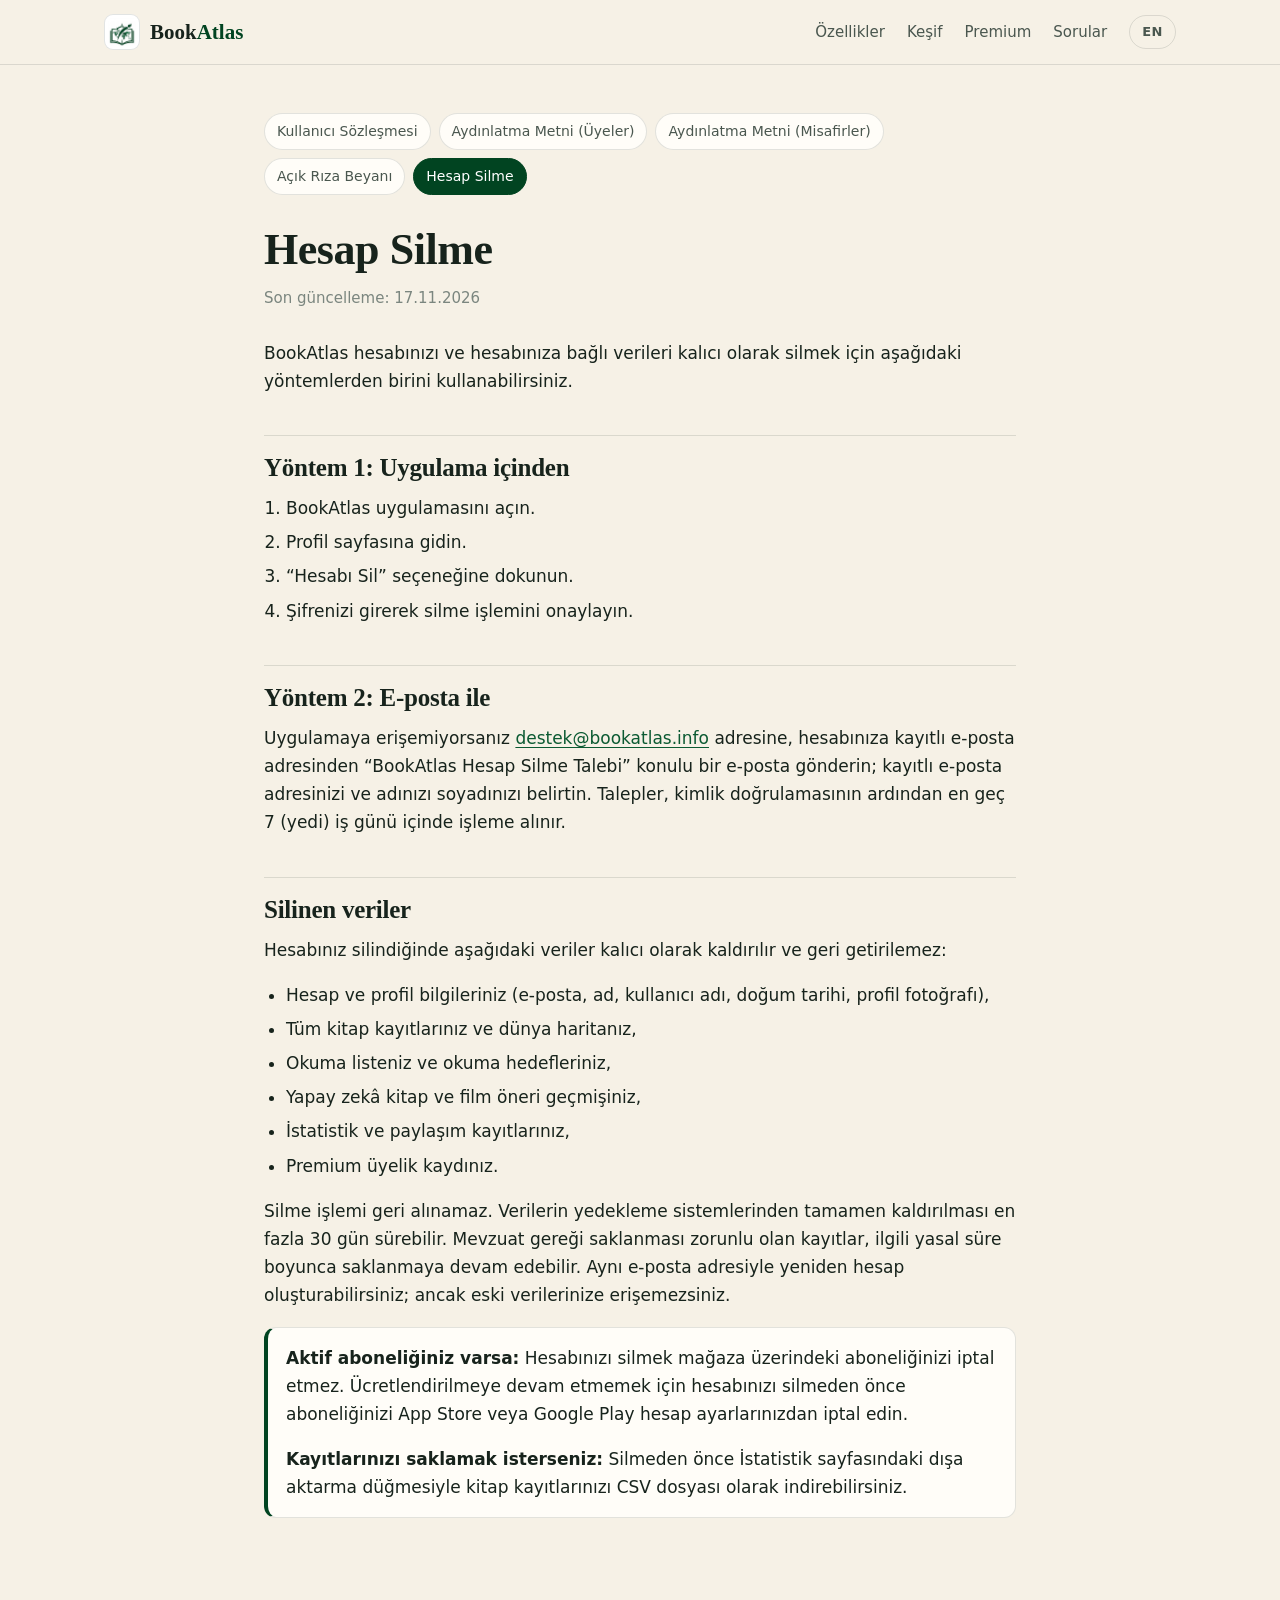
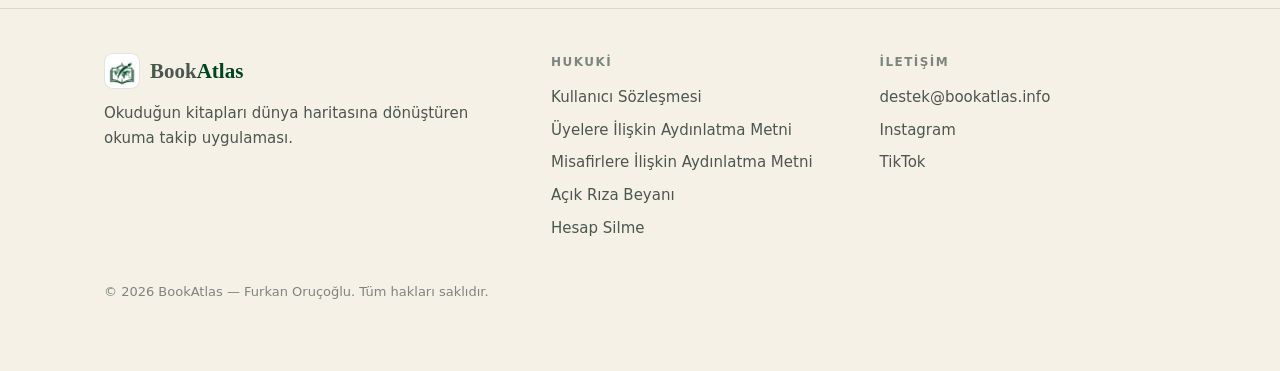
<file: tr/hesap-silme.html>
<!DOCTYPE html>
<html lang="tr">
<head>
<meta charset="utf-8">
<meta name="viewport" content="width=device-width, initial-scale=1">
<title>Hesap Silme — BookAtlas</title>
<meta name="description" content="BookAtlas hesabınızı ve verilerinizi nasıl sileceğiniz.">
<meta property="og:title" content="Hesap Silme — BookAtlas">
<meta property="og:description" content="BookAtlas hesabınızı ve verilerinizi nasıl sileceğiniz.">
<meta property="og:type" content="website">
<meta property="og:image" content="../assets/logo.png">
<meta name="theme-color" content="#014421">
<link rel="icon" href="../assets/icon.png">
<link rel="stylesheet" href="../assets/site.css">
</head>
<body>
<a class="skip" href="#main">İçeriğe geç</a>

<header class="nav">
  <div class="wrap">
    <a class="brand" href="../tr/"><img src="../assets/icon.png" alt="" width="36" height="36"><span>Book<b>Atlas</b></span></a>
    <nav class="nav-links" aria-label="BookAtlas">
      <a href="../tr/#features">Özellikler</a><a href="../tr/#discover">Keşif</a><a href="../tr/#premium">Premium</a><a href="../tr/#faq">Sorular</a>
      <a class="lang" href="../account_deletion.html?lang=en" lang="en" aria-label="English">EN</a>
    </nav>
  </div>
</header>
<main id="main">

<article class="doc">
  <div class="wrap">
    <nav class="doc-nav" aria-label="Hukuki"><a href="kullanici-sozlesmesi.html">Kullanıcı Sözleşmesi</a><a href="aydinlatma-metni-uyeler.html">Aydınlatma Metni (Üyeler)</a><a href="aydinlatma-metni-misafirler.html">Aydınlatma Metni (Misafirler)</a><a href="acik-riza-beyani.html">Açık Rıza Beyanı</a><a href="hesap-silme.html" aria-current="page">Hesap Silme</a></nav>
    <h1>Hesap Silme</h1>
    <p class="meta">Son güncelleme: 17.11.2026</p>
    
<p>BookAtlas hesabınızı ve hesabınıza bağlı verileri kalıcı olarak silmek için aşağıdaki yöntemlerden birini kullanabilirsiniz.</p>

<h2>Yöntem 1: Uygulama içinden</h2>
<ol>
  <li>BookAtlas uygulamasını açın.</li>
  <li>Profil sayfasına gidin.</li>
  <li>“Hesabı Sil” seçeneğine dokunun.</li>
  <li>Şifrenizi girerek silme işlemini onaylayın.</li>
</ol>

<h2>Yöntem 2: E-posta ile</h2>
<p>Uygulamaya erişemiyorsanız <a href="mailto:destek@bookatlas.info">destek@bookatlas.info</a> adresine, hesabınıza kayıtlı e-posta adresinden “BookAtlas Hesap Silme Talebi” konulu bir e-posta gönderin; kayıtlı e-posta adresinizi ve adınızı soyadınızı belirtin. Talepler, kimlik doğrulamasının ardından en geç 7 (yedi) iş günü içinde işleme alınır.</p>

<h2>Silinen veriler</h2>
<p>Hesabınız silindiğinde aşağıdaki veriler kalıcı olarak kaldırılır ve geri getirilemez:</p>
<ul>
  <li>Hesap ve profil bilgileriniz (e-posta, ad, kullanıcı adı, doğum tarihi, profil fotoğrafı),</li>
  <li>Tüm kitap kayıtlarınız ve dünya haritanız,</li>
  <li>Okuma listeniz ve okuma hedefleriniz,</li>
  <li>Yapay zekâ kitap ve film öneri geçmişiniz,</li>
  <li>İstatistik ve paylaşım kayıtlarınız,</li>
  <li>Premium üyelik kaydınız.</li>
</ul>
<p>Silme işlemi geri alınamaz. Verilerin yedekleme sistemlerinden tamamen kaldırılması en fazla 30 gün sürebilir. Mevzuat gereği saklanması zorunlu olan kayıtlar, ilgili yasal süre boyunca saklanmaya devam edebilir. Aynı e-posta adresiyle yeniden hesap oluşturabilirsiniz; ancak eski verilerinize erişemezsiniz.</p>

<div class="box">
  <p><strong>Aktif aboneliğiniz varsa:</strong> Hesabınızı silmek mağaza üzerindeki aboneliğinizi iptal etmez. Ücretlendirilmeye devam etmemek için hesabınızı silmeden önce aboneliğinizi App Store veya Google Play hesap ayarlarınızdan iptal edin.</p>
  <p><strong>Kayıtlarınızı saklamak isterseniz:</strong> Silmeden önce İstatistik sayfasındaki dışa aktarma düğmesiyle kitap kayıtlarınızı CSV dosyası olarak indirebilirsiniz.</p>
</div>

  </div>
</article>

</main>
<footer class="footer">
  <div class="wrap">
    <div>
      <a class="brand" href="../tr/"><img src="../assets/icon.png" alt="" width="36" height="36"><span>Book<b>Atlas</b></span></a>
      <p style="margin-top:12px;max-width:26em">Okuduğun kitapları dünya haritasına dönüştüren okuma takip uygulaması.</p>
    </div>
    <div>
      <h4>Hukuki</h4>
      <ul><li><a href="../tr/kullanici-sozlesmesi.html">Kullanıcı Sözleşmesi</a></li><li><a href="../tr/aydinlatma-metni-uyeler.html">Üyelere İlişkin Aydınlatma Metni</a></li><li><a href="../tr/aydinlatma-metni-misafirler.html">Misafirlere İlişkin Aydınlatma Metni</a></li><li><a href="../tr/acik-riza-beyani.html">Açık Rıza Beyanı</a></li><li><a href="../tr/hesap-silme.html">Hesap Silme</a></li></ul>
    </div>
    <div>
      <h4>İletişim</h4>
      <ul>
        <li><a href="mailto:destek@bookatlas.info">destek@bookatlas.info</a></li>
        <li><a href="https://www.instagram.com/bookatlasapp/" rel="noopener">Instagram</a></li><li><a href="https://www.tiktok.com/@bookatlasapp" rel="noopener">TikTok</a></li>
      </ul>
    </div>
    <p class="fine">© 2026 BookAtlas — Furkan Oruçoğlu. Tüm hakları saklıdır.</p>
  </div>
</footer>
</body>
</html>
</file>
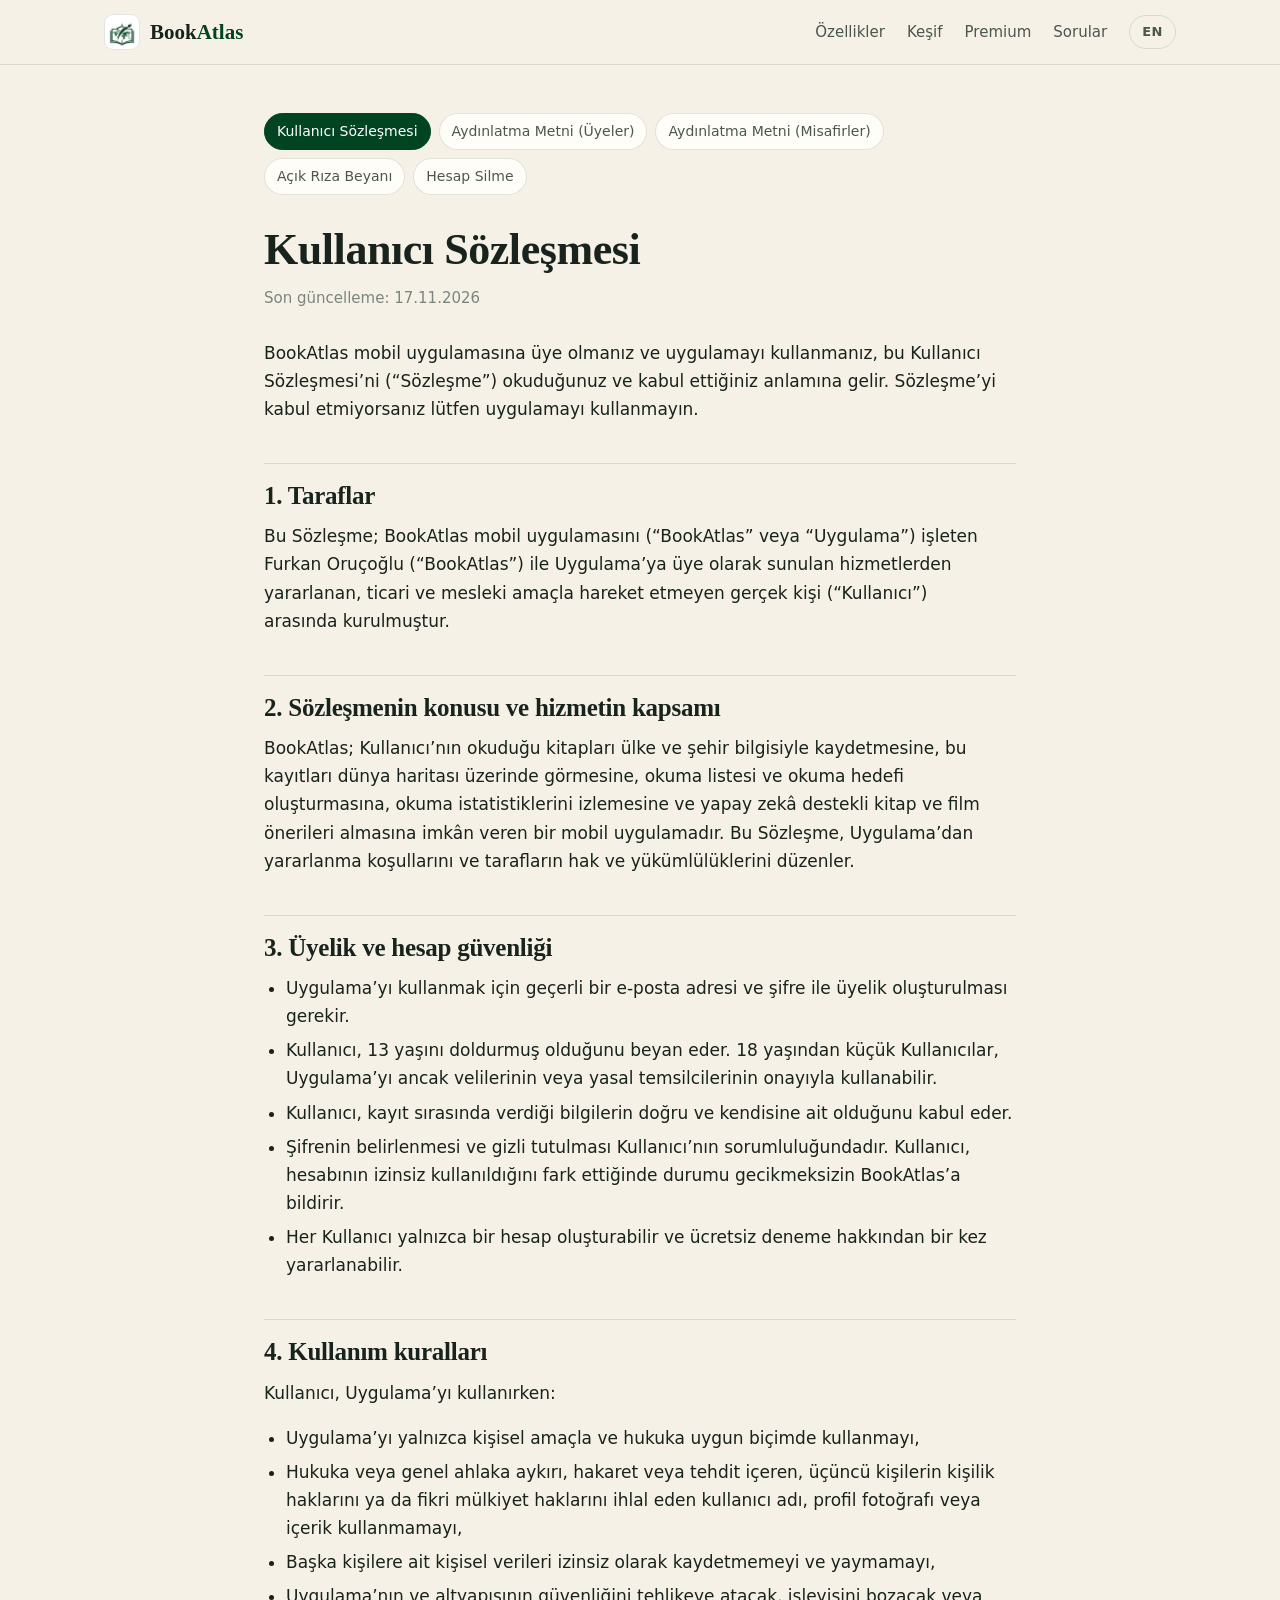
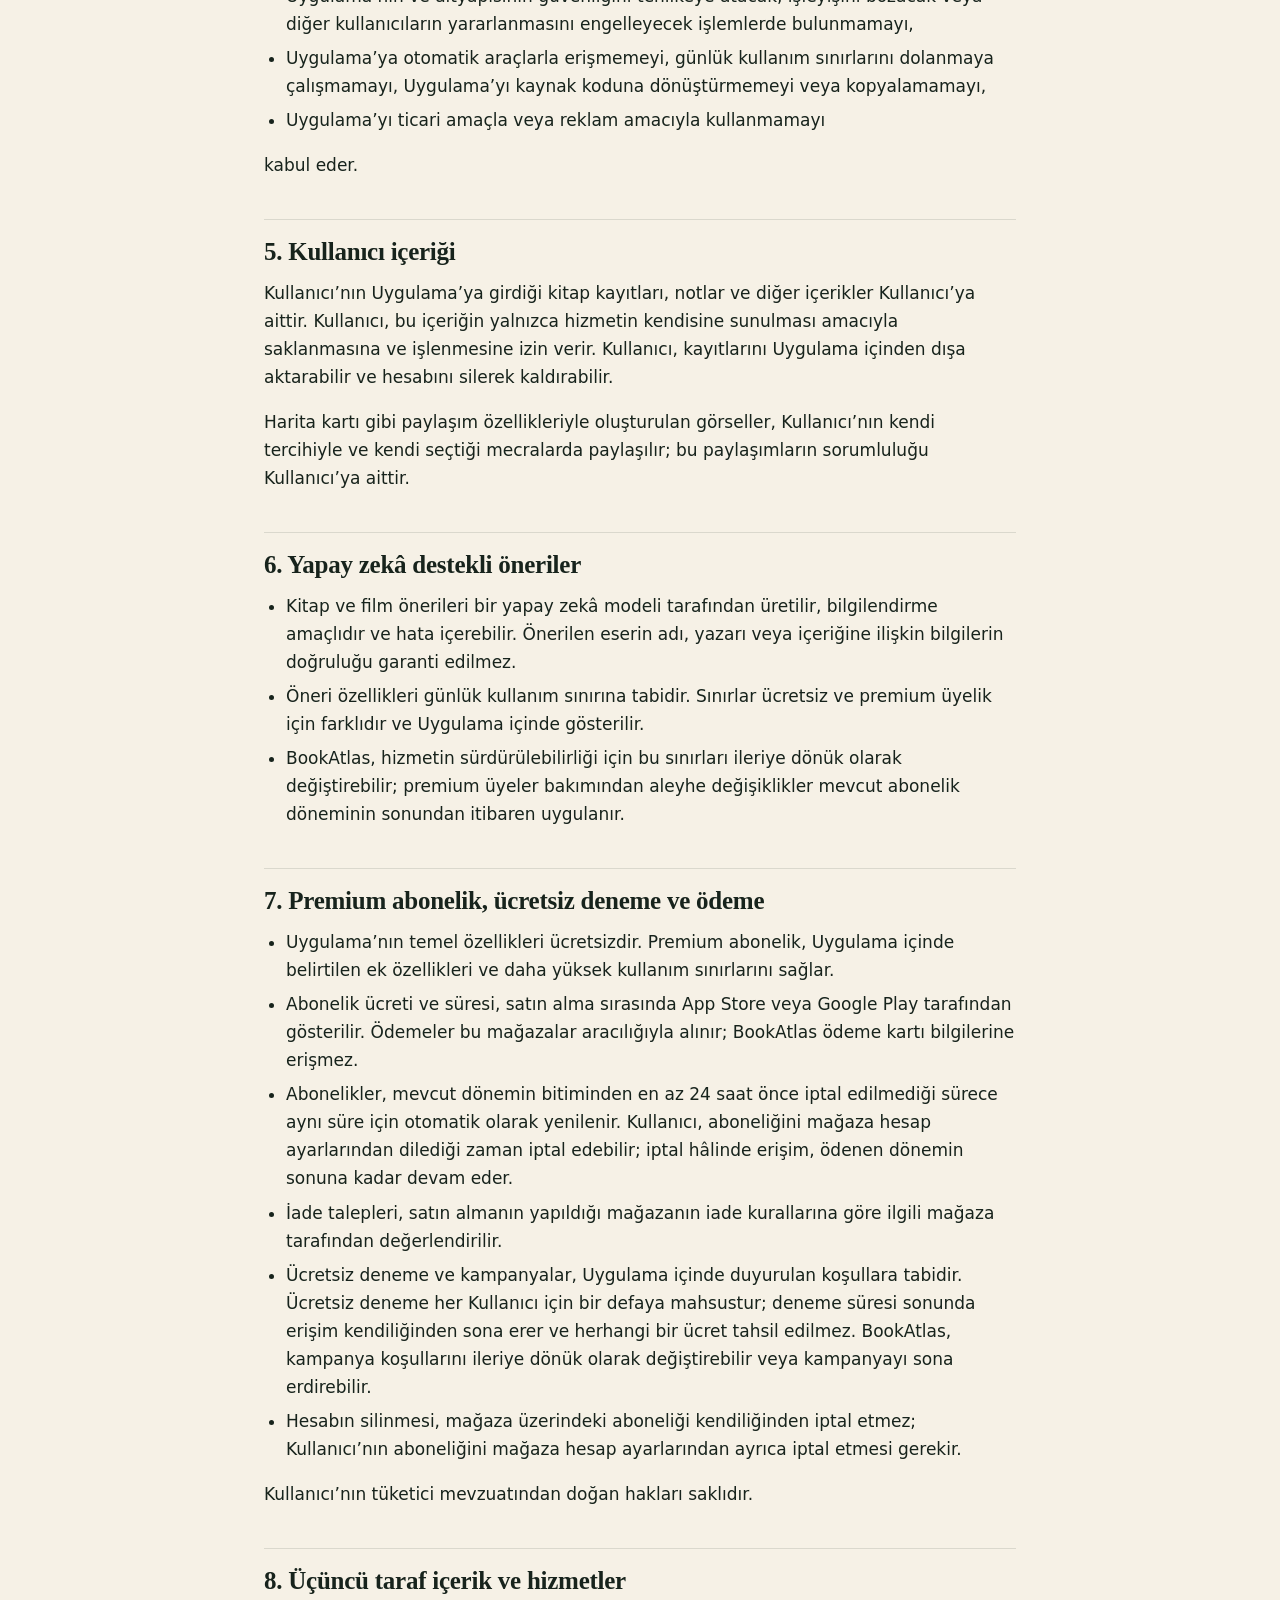
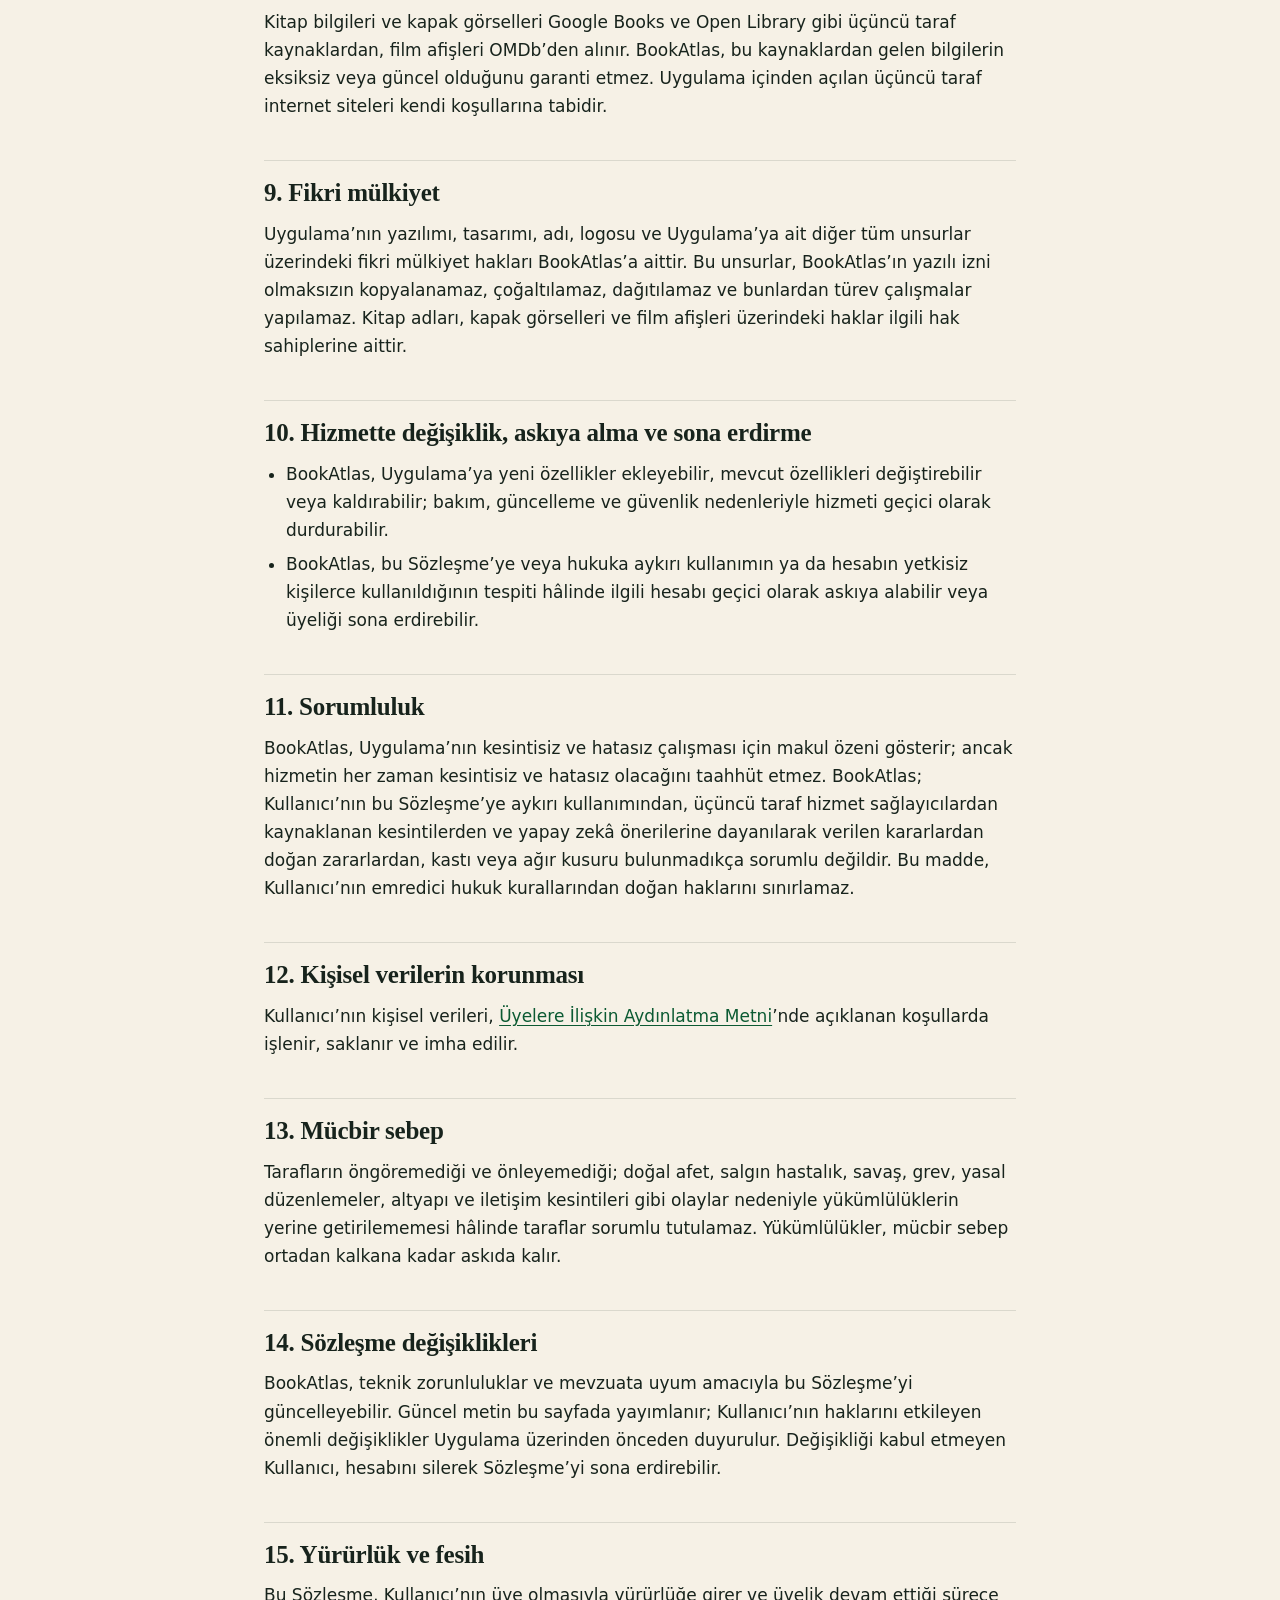
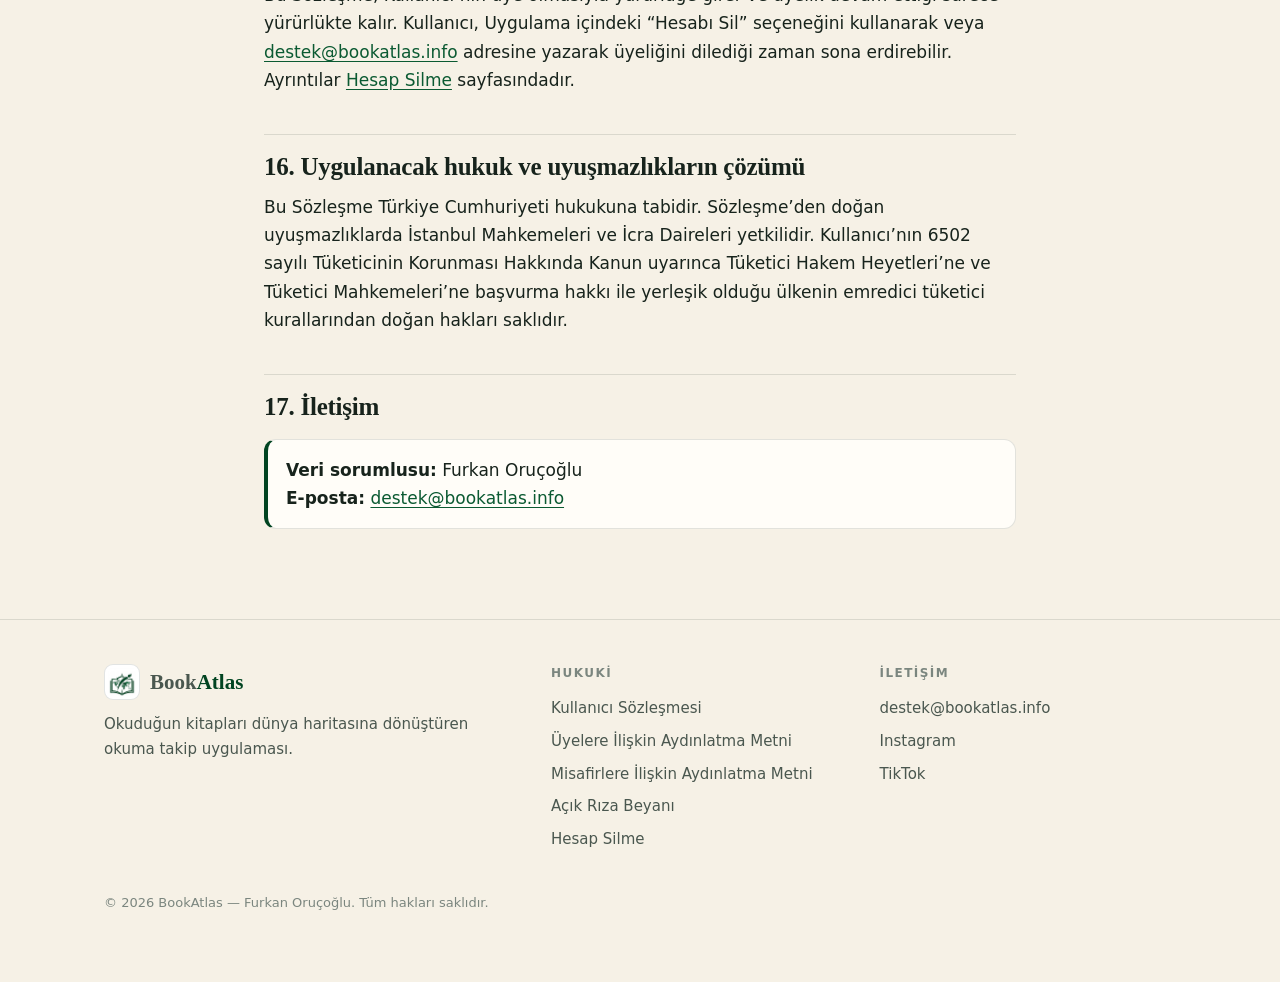
<file: tr/kullanici-sozlesmesi.html>
<!DOCTYPE html>
<html lang="tr">
<head>
<meta charset="utf-8">
<meta name="viewport" content="width=device-width, initial-scale=1">
<title>Kullanıcı Sözleşmesi — BookAtlas</title>
<meta name="description" content="BookAtlas mobil uygulamasının kullanım koşullarını düzenleyen kullanıcı sözleşmesi.">
<meta property="og:title" content="Kullanıcı Sözleşmesi — BookAtlas">
<meta property="og:description" content="BookAtlas mobil uygulamasının kullanım koşullarını düzenleyen kullanıcı sözleşmesi.">
<meta property="og:type" content="website">
<meta property="og:image" content="../assets/logo.png">
<meta name="theme-color" content="#014421">
<link rel="icon" href="../assets/icon.png">
<link rel="stylesheet" href="../assets/site.css">
</head>
<body>
<a class="skip" href="#main">İçeriğe geç</a>

<header class="nav">
  <div class="wrap">
    <a class="brand" href="../tr/"><img src="../assets/icon.png" alt="" width="36" height="36"><span>Book<b>Atlas</b></span></a>
    <nav class="nav-links" aria-label="BookAtlas">
      <a href="../tr/#features">Özellikler</a><a href="../tr/#discover">Keşif</a><a href="../tr/#premium">Premium</a><a href="../tr/#faq">Sorular</a>
      <a class="lang" href="../terms_of_use.html?lang=en" lang="en" aria-label="English">EN</a>
    </nav>
  </div>
</header>
<main id="main">

<article class="doc">
  <div class="wrap">
    <nav class="doc-nav" aria-label="Hukuki"><a href="kullanici-sozlesmesi.html" aria-current="page">Kullanıcı Sözleşmesi</a><a href="aydinlatma-metni-uyeler.html">Aydınlatma Metni (Üyeler)</a><a href="aydinlatma-metni-misafirler.html">Aydınlatma Metni (Misafirler)</a><a href="acik-riza-beyani.html">Açık Rıza Beyanı</a><a href="hesap-silme.html">Hesap Silme</a></nav>
    <h1>Kullanıcı Sözleşmesi</h1>
    <p class="meta">Son güncelleme: 17.11.2026</p>
    
<p>BookAtlas mobil uygulamasına üye olmanız ve uygulamayı kullanmanız, bu Kullanıcı Sözleşmesi’ni (“Sözleşme”) okuduğunuz ve kabul ettiğiniz anlamına gelir. Sözleşme’yi kabul etmiyorsanız lütfen uygulamayı kullanmayın.</p>

<h2>1. Taraflar</h2>
<p>Bu Sözleşme; BookAtlas mobil uygulamasını (“BookAtlas” veya “Uygulama”) işleten Furkan Oruçoğlu (“BookAtlas”) ile Uygulama’ya üye olarak sunulan hizmetlerden yararlanan, ticari ve mesleki amaçla hareket etmeyen gerçek kişi (“Kullanıcı”) arasında kurulmuştur.</p>

<h2>2. Sözleşmenin konusu ve hizmetin kapsamı</h2>
<p>BookAtlas; Kullanıcı’nın okuduğu kitapları ülke ve şehir bilgisiyle kaydetmesine, bu kayıtları dünya haritası üzerinde görmesine, okuma listesi ve okuma hedefi oluşturmasına, okuma istatistiklerini izlemesine ve yapay zekâ destekli kitap ve film önerileri almasına imkân veren bir mobil uygulamadır. Bu Sözleşme, Uygulama’dan yararlanma koşullarını ve tarafların hak ve yükümlülüklerini düzenler.</p>

<h2>3. Üyelik ve hesap güvenliği</h2>
<ul>
  <li>Uygulama’yı kullanmak için geçerli bir e-posta adresi ve şifre ile üyelik oluşturulması gerekir.</li>
  <li>Kullanıcı, 13 yaşını doldurmuş olduğunu beyan eder. 18 yaşından küçük Kullanıcılar, Uygulama’yı ancak velilerinin veya yasal temsilcilerinin onayıyla kullanabilir.</li>
  <li>Kullanıcı, kayıt sırasında verdiği bilgilerin doğru ve kendisine ait olduğunu kabul eder.</li>
  <li>Şifrenin belirlenmesi ve gizli tutulması Kullanıcı’nın sorumluluğundadır. Kullanıcı, hesabının izinsiz kullanıldığını fark ettiğinde durumu gecikmeksizin BookAtlas’a bildirir.</li>
  <li>Her Kullanıcı yalnızca bir hesap oluşturabilir ve ücretsiz deneme hakkından bir kez yararlanabilir.</li>
</ul>

<h2>4. Kullanım kuralları</h2>
<p>Kullanıcı, Uygulama’yı kullanırken:</p>
<ul>
  <li>Uygulama’yı yalnızca kişisel amaçla ve hukuka uygun biçimde kullanmayı,</li>
  <li>Hukuka veya genel ahlaka aykırı, hakaret veya tehdit içeren, üçüncü kişilerin kişilik haklarını ya da fikri mülkiyet haklarını ihlal eden kullanıcı adı, profil fotoğrafı veya içerik kullanmamayı,</li>
  <li>Başka kişilere ait kişisel verileri izinsiz olarak kaydetmemeyi ve yaymamayı,</li>
  <li>Uygulama’nın ve altyapısının güvenliğini tehlikeye atacak, işleyişini bozacak veya diğer kullanıcıların yararlanmasını engelleyecek işlemlerde bulunmamayı,</li>
  <li>Uygulama’ya otomatik araçlarla erişmemeyi, günlük kullanım sınırlarını dolanmaya çalışmamayı, Uygulama’yı kaynak koduna dönüştürmemeyi veya kopyalamamayı,</li>
  <li>Uygulama’yı ticari amaçla veya reklam amacıyla kullanmamayı</li>
</ul>
<p>kabul eder.</p>

<h2>5. Kullanıcı içeriği</h2>
<p>Kullanıcı’nın Uygulama’ya girdiği kitap kayıtları, notlar ve diğer içerikler Kullanıcı’ya aittir. Kullanıcı, bu içeriğin yalnızca hizmetin kendisine sunulması amacıyla saklanmasına ve işlenmesine izin verir. Kullanıcı, kayıtlarını Uygulama içinden dışa aktarabilir ve hesabını silerek kaldırabilir.</p>
<p>Harita kartı gibi paylaşım özellikleriyle oluşturulan görseller, Kullanıcı’nın kendi tercihiyle ve kendi seçtiği mecralarda paylaşılır; bu paylaşımların sorumluluğu Kullanıcı’ya aittir.</p>

<h2>6. Yapay zekâ destekli öneriler</h2>
<ul>
  <li>Kitap ve film önerileri bir yapay zekâ modeli tarafından üretilir, bilgilendirme amaçlıdır ve hata içerebilir. Önerilen eserin adı, yazarı veya içeriğine ilişkin bilgilerin doğruluğu garanti edilmez.</li>
  <li>Öneri özellikleri günlük kullanım sınırına tabidir. Sınırlar ücretsiz ve premium üyelik için farklıdır ve Uygulama içinde gösterilir.</li>
  <li>BookAtlas, hizmetin sürdürülebilirliği için bu sınırları ileriye dönük olarak değiştirebilir; premium üyeler bakımından aleyhe değişiklikler mevcut abonelik döneminin sonundan itibaren uygulanır.</li>
</ul>

<h2>7. Premium abonelik, ücretsiz deneme ve ödeme</h2>
<ul>
  <li>Uygulama’nın temel özellikleri ücretsizdir. Premium abonelik, Uygulama içinde belirtilen ek özellikleri ve daha yüksek kullanım sınırlarını sağlar.</li>
  <li>Abonelik ücreti ve süresi, satın alma sırasında App Store veya Google Play tarafından gösterilir. Ödemeler bu mağazalar aracılığıyla alınır; BookAtlas ödeme kartı bilgilerine erişmez.</li>
  <li>Abonelikler, mevcut dönemin bitiminden en az 24 saat önce iptal edilmediği sürece aynı süre için otomatik olarak yenilenir. Kullanıcı, aboneliğini mağaza hesap ayarlarından dilediği zaman iptal edebilir; iptal hâlinde erişim, ödenen dönemin sonuna kadar devam eder.</li>
  <li>İade talepleri, satın almanın yapıldığı mağazanın iade kurallarına göre ilgili mağaza tarafından değerlendirilir.</li>
  <li>Ücretsiz deneme ve kampanyalar, Uygulama içinde duyurulan koşullara tabidir. Ücretsiz deneme her Kullanıcı için bir defaya mahsustur; deneme süresi sonunda erişim kendiliğinden sona erer ve herhangi bir ücret tahsil edilmez. BookAtlas, kampanya koşullarını ileriye dönük olarak değiştirebilir veya kampanyayı sona erdirebilir.</li>
  <li>Hesabın silinmesi, mağaza üzerindeki aboneliği kendiliğinden iptal etmez; Kullanıcı’nın aboneliğini mağaza hesap ayarlarından ayrıca iptal etmesi gerekir.</li>
</ul>
<p>Kullanıcı’nın tüketici mevzuatından doğan hakları saklıdır.</p>

<h2>8. Üçüncü taraf içerik ve hizmetler</h2>
<p>Kitap bilgileri ve kapak görselleri Google Books ve Open Library gibi üçüncü taraf kaynaklardan, film afişleri OMDb’den alınır. BookAtlas, bu kaynaklardan gelen bilgilerin eksiksiz veya güncel olduğunu garanti etmez. Uygulama içinden açılan üçüncü taraf internet siteleri kendi koşullarına tabidir.</p>

<h2>9. Fikri mülkiyet</h2>
<p>Uygulama’nın yazılımı, tasarımı, adı, logosu ve Uygulama’ya ait diğer tüm unsurlar üzerindeki fikri mülkiyet hakları BookAtlas’a aittir. Bu unsurlar, BookAtlas’ın yazılı izni olmaksızın kopyalanamaz, çoğaltılamaz, dağıtılamaz ve bunlardan türev çalışmalar yapılamaz. Kitap adları, kapak görselleri ve film afişleri üzerindeki haklar ilgili hak sahiplerine aittir.</p>

<h2>10. Hizmette değişiklik, askıya alma ve sona erdirme</h2>
<ul>
  <li>BookAtlas, Uygulama’ya yeni özellikler ekleyebilir, mevcut özellikleri değiştirebilir veya kaldırabilir; bakım, güncelleme ve güvenlik nedenleriyle hizmeti geçici olarak durdurabilir.</li>
  <li>BookAtlas, bu Sözleşme’ye veya hukuka aykırı kullanımın ya da hesabın yetkisiz kişilerce kullanıldığının tespiti hâlinde ilgili hesabı geçici olarak askıya alabilir veya üyeliği sona erdirebilir.</li>
</ul>

<h2>11. Sorumluluk</h2>
<p>BookAtlas, Uygulama’nın kesintisiz ve hatasız çalışması için makul özeni gösterir; ancak hizmetin her zaman kesintisiz ve hatasız olacağını taahhüt etmez. BookAtlas; Kullanıcı’nın bu Sözleşme’ye aykırı kullanımından, üçüncü taraf hizmet sağlayıcılardan kaynaklanan kesintilerden ve yapay zekâ önerilerine dayanılarak verilen kararlardan doğan zararlardan, kastı veya ağır kusuru bulunmadıkça sorumlu değildir. Bu madde, Kullanıcı’nın emredici hukuk kurallarından doğan haklarını sınırlamaz.</p>

<h2>12. Kişisel verilerin korunması</h2>
<p>Kullanıcı’nın kişisel verileri, <a href="aydinlatma-metni-uyeler.html">Üyelere İlişkin Aydınlatma Metni</a>’nde açıklanan koşullarda işlenir, saklanır ve imha edilir.</p>

<h2>13. Mücbir sebep</h2>
<p>Tarafların öngöremediği ve önleyemediği; doğal afet, salgın hastalık, savaş, grev, yasal düzenlemeler, altyapı ve iletişim kesintileri gibi olaylar nedeniyle yükümlülüklerin yerine getirilememesi hâlinde taraflar sorumlu tutulamaz. Yükümlülükler, mücbir sebep ortadan kalkana kadar askıda kalır.</p>

<h2>14. Sözleşme değişiklikleri</h2>
<p>BookAtlas, teknik zorunluluklar ve mevzuata uyum amacıyla bu Sözleşme’yi güncelleyebilir. Güncel metin bu sayfada yayımlanır; Kullanıcı’nın haklarını etkileyen önemli değişiklikler Uygulama üzerinden önceden duyurulur. Değişikliği kabul etmeyen Kullanıcı, hesabını silerek Sözleşme’yi sona erdirebilir.</p>

<h2>15. Yürürlük ve fesih</h2>
<p>Bu Sözleşme, Kullanıcı’nın üye olmasıyla yürürlüğe girer ve üyelik devam ettiği sürece yürürlükte kalır. Kullanıcı, Uygulama içindeki “Hesabı Sil” seçeneğini kullanarak veya <a href="mailto:destek@bookatlas.info">destek@bookatlas.info</a> adresine yazarak üyeliğini dilediği zaman sona erdirebilir. Ayrıntılar <a href="hesap-silme.html">Hesap Silme</a> sayfasındadır.</p>

<h2>16. Uygulanacak hukuk ve uyuşmazlıkların çözümü</h2>
<p>Bu Sözleşme Türkiye Cumhuriyeti hukukuna tabidir. Sözleşme’den doğan uyuşmazlıklarda İstanbul Mahkemeleri ve İcra Daireleri yetkilidir. Kullanıcı’nın 6502 sayılı Tüketicinin Korunması Hakkında Kanun uyarınca Tüketici Hakem Heyetleri’ne ve Tüketici Mahkemeleri’ne başvurma hakkı ile yerleşik olduğu ülkenin emredici tüketici kurallarından doğan hakları saklıdır.</p>

<h2>17. İletişim</h2>

<div class="box">
  <p><strong>Veri sorumlusu:</strong> Furkan Oruçoğlu<br>
  
  <strong>E-posta:</strong> <a href="mailto:destek@bookatlas.info">destek@bookatlas.info</a></p>
</div>

  </div>
</article>

</main>
<footer class="footer">
  <div class="wrap">
    <div>
      <a class="brand" href="../tr/"><img src="../assets/icon.png" alt="" width="36" height="36"><span>Book<b>Atlas</b></span></a>
      <p style="margin-top:12px;max-width:26em">Okuduğun kitapları dünya haritasına dönüştüren okuma takip uygulaması.</p>
    </div>
    <div>
      <h4>Hukuki</h4>
      <ul><li><a href="../tr/kullanici-sozlesmesi.html">Kullanıcı Sözleşmesi</a></li><li><a href="../tr/aydinlatma-metni-uyeler.html">Üyelere İlişkin Aydınlatma Metni</a></li><li><a href="../tr/aydinlatma-metni-misafirler.html">Misafirlere İlişkin Aydınlatma Metni</a></li><li><a href="../tr/acik-riza-beyani.html">Açık Rıza Beyanı</a></li><li><a href="../tr/hesap-silme.html">Hesap Silme</a></li></ul>
    </div>
    <div>
      <h4>İletişim</h4>
      <ul>
        <li><a href="mailto:destek@bookatlas.info">destek@bookatlas.info</a></li>
        <li><a href="https://www.instagram.com/bookatlasapp/" rel="noopener">Instagram</a></li><li><a href="https://www.tiktok.com/@bookatlasapp" rel="noopener">TikTok</a></li>
      </ul>
    </div>
    <p class="fine">© 2026 BookAtlas — Furkan Oruçoğlu. Tüm hakları saklıdır.</p>
  </div>
</footer>
</body>
</html>
</file>
<file: assets/site.css>
/* BookAtlas web sitesi — tek stil dosyası.
   Dış kaynak (font, betik, analitik) yüklenmez; ziyaretçi verisi üçüncü
   taraflara gitmez. */

:root {
  --bg: #f6f1e6;
  --paper: #fffdf8;
  --ink: #17231c;
  --ink-soft: #4a574f;
  --ink-faint: #7b867f;
  --green: #014421;
  --green-2: #0b5a32;
  --mint: #8dc29e;
  --mint-soft: #dcebdf;
  --gold: #b8860b;
  --gold-soft: #f3e6c4;
  --line: rgba(23, 35, 28, 0.12);
  --shadow: 0 1px 2px rgba(23, 35, 28, 0.06), 0 12px 32px rgba(23, 35, 28, 0.08);
  --radius: 18px;
  --serif: "Iowan Old Style", "Palatino Linotype", Palatino, "Book Antiqua",
    Georgia, "Times New Roman", serif;
  --sans: system-ui, -apple-system, "Segoe UI", Roboto, "Helvetica Neue", Arial,
    sans-serif;
  color-scheme: light dark;
}

@media (prefers-color-scheme: dark) {
  :root {
    --bg: #0e1612;
    --paper: #15201a;
    --ink: #ecf1ec;
    --ink-soft: #b4c0b8;
    --ink-faint: #85928a;
    --green: #9fd3ae;
    --green-2: #7fc194;
    --mint: #3f7d55;
    --mint-soft: #1c2f24;
    --gold: #e0b653;
    --gold-soft: #33290f;
    --line: rgba(236, 241, 236, 0.14);
    --shadow: 0 1px 2px rgba(0, 0, 0, 0.3), 0 12px 32px rgba(0, 0, 0, 0.35);
  }
}

* { box-sizing: border-box; }

html { -webkit-text-size-adjust: 100%; scroll-behavior: smooth; }

body {
  margin: 0;
  background: var(--bg);
  color: var(--ink);
  font-family: var(--sans);
  font-size: 17px;
  line-height: 1.65;
}

img, svg { max-width: 100%; display: block; }

a { color: var(--green-2); text-underline-offset: 3px; }
a:hover { color: var(--green); }

:focus-visible {
  outline: 3px solid var(--gold);
  outline-offset: 3px;
  border-radius: 6px;
}

h1, h2, h3 {
  font-family: var(--serif);
  font-weight: 600;
  line-height: 1.15;
  letter-spacing: -0.01em;
  margin: 0;
  text-wrap: balance;
}

p { margin: 0 0 1em; text-wrap: pretty; }

.wrap {
  width: 100%;
  max-width: 1120px;
  margin: 0 auto;
  padding: 0 24px;
}

.skip {
  position: absolute;
  left: -9999px;
}
.skip:focus {
  left: 16px;
  top: 16px;
  z-index: 10;
  background: var(--paper);
  padding: 8px 14px;
  border-radius: 10px;
}

/* ── Üst çubuk ─────────────────────────────────────────── */

.nav {
  position: sticky;
  top: 0;
  z-index: 5;
  background: color-mix(in srgb, var(--bg) 88%, transparent);
  backdrop-filter: blur(10px);
  -webkit-backdrop-filter: blur(10px);
  border-bottom: 1px solid var(--line);
}
.nav .wrap {
  display: flex;
  align-items: center;
  gap: 20px;
  min-height: 64px;
}
.brand {
  display: flex;
  align-items: center;
  gap: 10px;
  font-family: var(--serif);
  font-size: 21px;
  font-weight: 600;
  color: var(--ink);
  text-decoration: none;
  margin-right: auto;
}
.brand img {
  width: 36px;
  height: 36px;
  border-radius: 9px;
  background: #fff;
  padding: 3px;
  border: 1px solid var(--line);
}
.brand b { color: var(--green); font-weight: 700; }
.nav-links {
  display: flex;
  align-items: center;
  gap: 22px;
  font-size: 15px;
}
.nav-links a {
  color: var(--ink-soft);
  text-decoration: none;
}
.nav-links a:hover { color: var(--ink); }
.lang {
  border: 1px solid var(--line);
  border-radius: 999px;
  padding: 5px 12px;
  font-size: 13px;
  font-weight: 600;
  letter-spacing: 0.04em;
}
@media (max-width: 720px) {
  .nav-links a:not(.lang) { display: none; }
}

/* ── Düğmeler ──────────────────────────────────────────── */

.btn {
  display: inline-flex;
  align-items: center;
  justify-content: center;
  gap: 8px;
  min-height: 50px;
  padding: 0 22px;
  border-radius: 14px;
  font-weight: 600;
  font-size: 16px;
  text-decoration: none;
  border: 1px solid transparent;
  transition: transform 0.15s ease, box-shadow 0.15s ease;
}
.btn:hover { transform: translateY(-1px); }
.btn-primary {
  background: #014421;
  color: #fff;
  box-shadow: 0 8px 20px rgba(1, 68, 33, 0.25);
}
.btn-primary:hover { color: #fff; background: #0b5a32; }
.btn-ghost {
  border-color: var(--line);
  color: var(--ink);
  background: var(--paper);
}
.btn-ghost:hover { color: var(--ink); }
.btn-soon {
  border-style: dashed;
  color: var(--ink-faint);
  cursor: default;
}
.btn-soon:hover { transform: none; color: var(--ink-faint); }
.btn small {
  display: block;
  font-size: 11px;
  font-weight: 500;
  opacity: 0.8;
  line-height: 1.1;
}
.btn span { text-align: left; line-height: 1.2; }

/* ── Kahraman bölüm ────────────────────────────────────── */

.hero { padding: 72px 0 56px; }
.hero .wrap {
  display: grid;
  grid-template-columns: minmax(0, 1.2fr) minmax(0, 1fr);
  gap: 48px;
  align-items: center;
}
.eyebrow {
  display: inline-block;
  font-size: 13px;
  font-weight: 700;
  letter-spacing: 0.12em;
  text-transform: uppercase;
  color: var(--gold);
  margin-bottom: 18px;
}
.hero h1 { font-size: clamp(36px, 4.4vw, 52px); }
.hero h1 em { font-style: italic; color: var(--green); }
.lede {
  font-size: clamp(18px, 2vw, 21px);
  color: var(--ink-soft);
  max-width: 34em;
  margin: 22px 0 30px;
}
.cta { display: flex; flex-wrap: wrap; gap: 12px; }
.cta-note { margin: 16px 0 0; font-size: 14px; color: var(--ink-faint); }

.map-card {
  background: linear-gradient(160deg, #014421 0%, #062c18 100%);
  color: #f2f7f2;
  border-radius: 28px;
  padding: 26px 26px 22px;
  box-shadow: 0 30px 60px rgba(1, 44, 22, 0.35);
  transform: rotate(1.2deg);
}
.map-card header {
  display: flex;
  justify-content: space-between;
  align-items: baseline;
  font-family: var(--serif);
  font-size: 19px;
  margin-bottom: 14px;
}
.map-card header span { font-family: var(--sans); font-size: 12px; opacity: 0.65; }
.map-card svg { width: 100%; height: auto; }
.map-stats {
  display: grid;
  grid-template-columns: repeat(3, 1fr);
  gap: 10px;
  margin-top: 16px;
  padding-top: 16px;
  border-top: 1px solid rgba(255, 255, 255, 0.14);
}
.map-stats b {
  display: block;
  font-family: var(--serif);
  font-size: 30px;
  line-height: 1;
  color: #e8c66a;
}
.map-stats span { font-size: 12px; opacity: 0.75; }
.map-card figcaption {
  margin-top: 12px;
  font-size: 11px;
  opacity: 0.5;
  text-align: right;
}

@media (max-width: 900px) {
  .hero { padding: 44px 0 36px; }
  .hero .wrap { grid-template-columns: 1fr; gap: 36px; }
  .map-card { transform: none; }
}

/* ── Bölümler ──────────────────────────────────────────── */

section { padding: 64px 0; }
.section-head { max-width: 40em; margin-bottom: 36px; }
.section-head h2 { font-size: clamp(30px, 4vw, 42px); margin-bottom: 12px; }
.section-head p { color: var(--ink-soft); font-size: 18px; margin: 0; }

.steps {
  display: grid;
  grid-template-columns: repeat(3, 1fr);
  gap: 20px;
  counter-reset: step;
  list-style: none;
  padding: 0;
  margin: 0;
}
.steps li {
  counter-increment: step;
  background: var(--paper);
  border: 1px solid var(--line);
  border-radius: var(--radius);
  padding: 26px;
}
.steps li::before {
  content: counter(step, decimal-leading-zero);
  font-family: var(--serif);
  font-size: 34px;
  color: var(--gold);
  display: block;
  margin-bottom: 10px;
}
.steps h3 { font-size: 22px; margin-bottom: 8px; }
.steps p { color: var(--ink-soft); margin: 0; font-size: 16px; }

.features {
  display: grid;
  grid-template-columns: repeat(3, 1fr);
  gap: 1px;
  background: var(--line);
  border: 1px solid var(--line);
  border-radius: var(--radius);
  overflow: hidden;
}
.features article { background: var(--paper); padding: 26px; }
.features .glyph { font-size: 26px; margin-bottom: 10px; }
.features h3 { font-size: 20px; margin-bottom: 6px; }
.features p { margin: 0; color: var(--ink-soft); font-size: 15.5px; }

.band {
  background: #014421;
  color: #f2f7f2;
}
.band .wrap {
  display: grid;
  grid-template-columns: minmax(0, 1fr) minmax(0, 1fr);
  gap: 48px;
  align-items: center;
}
.band h2 { font-size: clamp(30px, 4vw, 44px); margin-bottom: 16px; }
.band h2 em { color: #e8c66a; font-style: italic; }
.band p { color: rgba(242, 247, 242, 0.82); font-size: 18px; }
.band .eyebrow { color: #e8c66a; }
.band a { color: #e8c66a; }
.band mark.todo { color: #17231c; }
.shelf { list-style: none; margin: 0; padding: 0; display: grid; gap: 12px; }
.shelf li {
  background: rgba(255, 255, 255, 0.07);
  border: 1px solid rgba(255, 255, 255, 0.12);
  border-radius: 14px;
  padding: 16px 18px;
  font-size: 16px;
}
.shelf b { display: block; font-family: var(--serif); font-size: 19px; color: #fff; }

.plans { display: grid; grid-template-columns: repeat(2, 1fr); gap: 20px; }
.plan {
  background: var(--paper);
  border: 1px solid var(--line);
  border-radius: var(--radius);
  padding: 28px;
}
.plan.featured { border: 2px solid var(--gold); box-shadow: var(--shadow); }
.plan h3 { font-size: 26px; margin-bottom: 4px; }
.plan .tag { color: var(--ink-faint); font-size: 15px; margin-bottom: 16px; }
.plan ul { margin: 0; padding-left: 20px; color: var(--ink-soft); }
.plan li { margin-bottom: 6px; }
.plan li::marker { color: var(--gold); }

.promise {
  display: grid;
  grid-template-columns: repeat(4, 1fr);
  gap: 20px;
  list-style: none;
  padding: 0;
  margin: 0;
}
.promise li { border-top: 2px solid var(--green); padding-top: 14px; }
.promise b { display: block; font-family: var(--serif); font-size: 19px; margin-bottom: 4px; }
.promise span { color: var(--ink-soft); font-size: 15px; }

.faq { max-width: 760px; }
.faq details {
  border-bottom: 1px solid var(--line);
  padding: 16px 0;
}
.faq summary {
  cursor: pointer;
  font-family: var(--serif);
  font-size: 20px;
  list-style: none;
  display: flex;
  justify-content: space-between;
  gap: 16px;
}
.faq summary::-webkit-details-marker { display: none; }
.faq summary::after { content: "+"; color: var(--gold); font-family: var(--sans); }
.faq details[open] summary::after { content: "–"; }
.faq details p { margin: 12px 0 0; color: var(--ink-soft); }

@media (max-width: 900px) {
  section { padding: 48px 0; }
  .steps, .features, .plans { grid-template-columns: 1fr; }
  .band .wrap { grid-template-columns: 1fr; gap: 28px; }
  .promise { grid-template-columns: repeat(2, 1fr); }
}

/* ── Alt bilgi ─────────────────────────────────────────── */

.footer {
  border-top: 1px solid var(--line);
  padding: 44px 0 56px;
  font-size: 15px;
  color: var(--ink-soft);
}
.footer .wrap {
  display: grid;
  grid-template-columns: 1.4fr 1fr 1fr;
  gap: 32px;
}
.footer h4 {
  font-family: var(--sans);
  font-size: 12px;
  letter-spacing: 0.12em;
  text-transform: uppercase;
  color: var(--ink-faint);
  margin: 0 0 12px;
}
.footer ul { list-style: none; margin: 0; padding: 0; }
.footer li { margin-bottom: 8px; }
.footer a { color: var(--ink-soft); text-decoration: none; }
.footer a:hover { color: var(--ink); text-decoration: underline; }
.footer .fine { grid-column: 1 / -1; font-size: 13px; color: var(--ink-faint); }
@media (max-width: 720px) {
  .footer .wrap { grid-template-columns: 1fr; }
}

/* ── Hukuki metin sayfaları ────────────────────────────── */

.doc { padding: 48px 0 72px; }
.doc .wrap { max-width: 800px; }
.doc h1 { font-size: clamp(30px, 4.5vw, 44px); margin-bottom: 10px; }
.doc .meta { color: var(--ink-faint); font-size: 15px; margin-bottom: 28px; }
.doc h2 {
  font-size: 25px;
  margin: 40px 0 12px;
  padding-top: 18px;
  border-top: 1px solid var(--line);
}
.doc h3 { font-size: 19px; margin: 24px 0 8px; }
.doc ul, .doc ol { padding-left: 22px; margin: 0 0 1em; }
.doc li { margin-bottom: 6px; }
.doc .box {
  background: var(--paper);
  border: 1px solid var(--line);
  border-left: 4px solid var(--green);
  border-radius: 12px;
  padding: 16px 18px;
  margin: 18px 0;
}
.doc .box p:last-child { margin-bottom: 0; }
.doc table {
  width: 100%;
  border-collapse: collapse;
  font-size: 15px;
  margin: 12px 0 20px;
}
.doc .table-scroll { overflow-x: auto; }
.doc th, .doc td {
  text-align: left;
  vertical-align: top;
  padding: 10px 12px;
  border-bottom: 1px solid var(--line);
}
.doc th {
  font-size: 12px;
  letter-spacing: 0.08em;
  text-transform: uppercase;
  color: var(--ink-faint);
}
.doc-nav {
  display: flex;
  flex-wrap: wrap;
  gap: 8px;
  margin-bottom: 30px;
}
.doc-nav a {
  font-size: 14px;
  padding: 6px 12px;
  border: 1px solid var(--line);
  border-radius: 999px;
  text-decoration: none;
  color: var(--ink-soft);
  background: var(--paper);
}
.doc-nav a[aria-current="page"] {
  background: #014421;
  border-color: #014421;
  color: #fff;
}

.draft {
  background: var(--gold-soft);
  color: var(--ink);
  border-bottom: 1px solid var(--gold);
  font-size: 14px;
  padding: 10px 0;
  text-align: center;
}
mark.todo {
  background: var(--gold-soft);
  color: inherit;
  border: 1px dashed var(--gold);
  border-radius: 5px;
  padding: 0 5px;
}

@media (prefers-reduced-motion: reduce) {
  html { scroll-behavior: auto; }
  .btn { transition: none; }
}

@media print {
  .nav, .footer, .doc-nav, .draft { display: none; }
  body { background: #fff; font-size: 12pt; }
}
</file>
